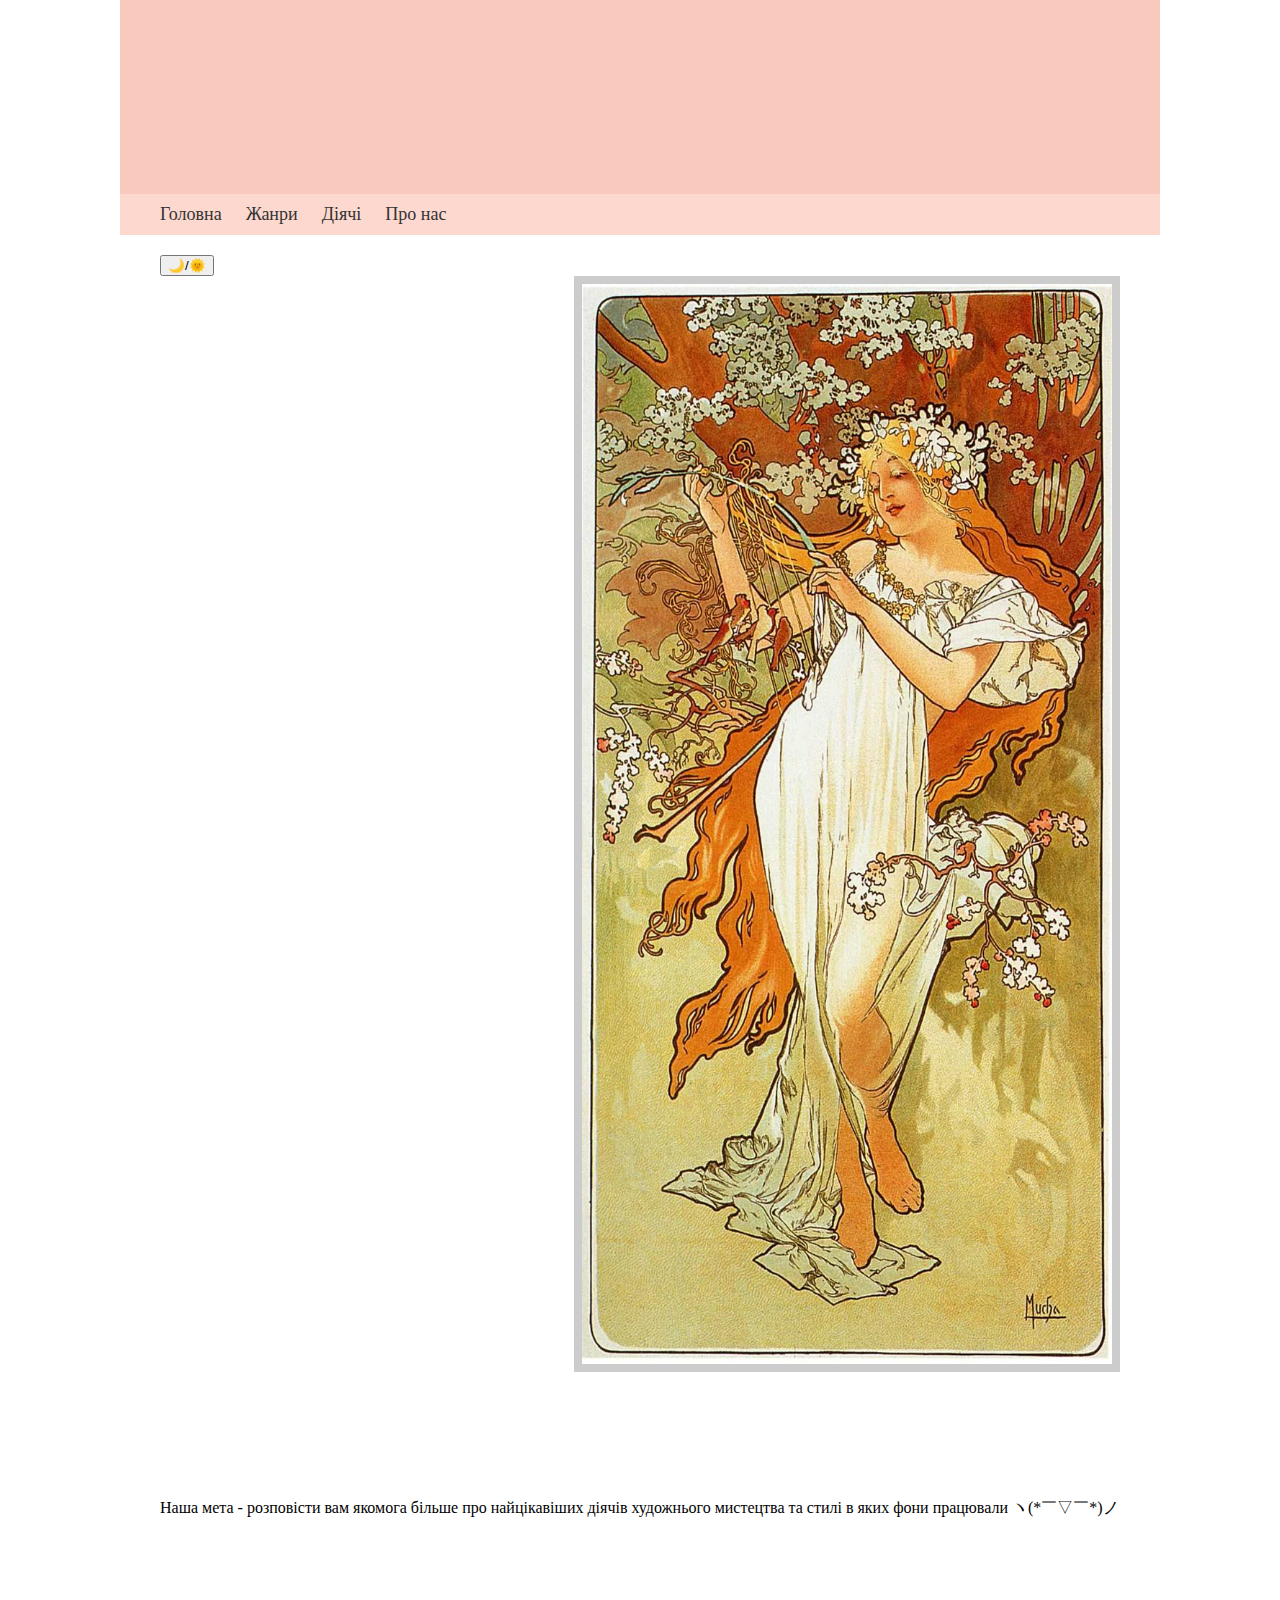
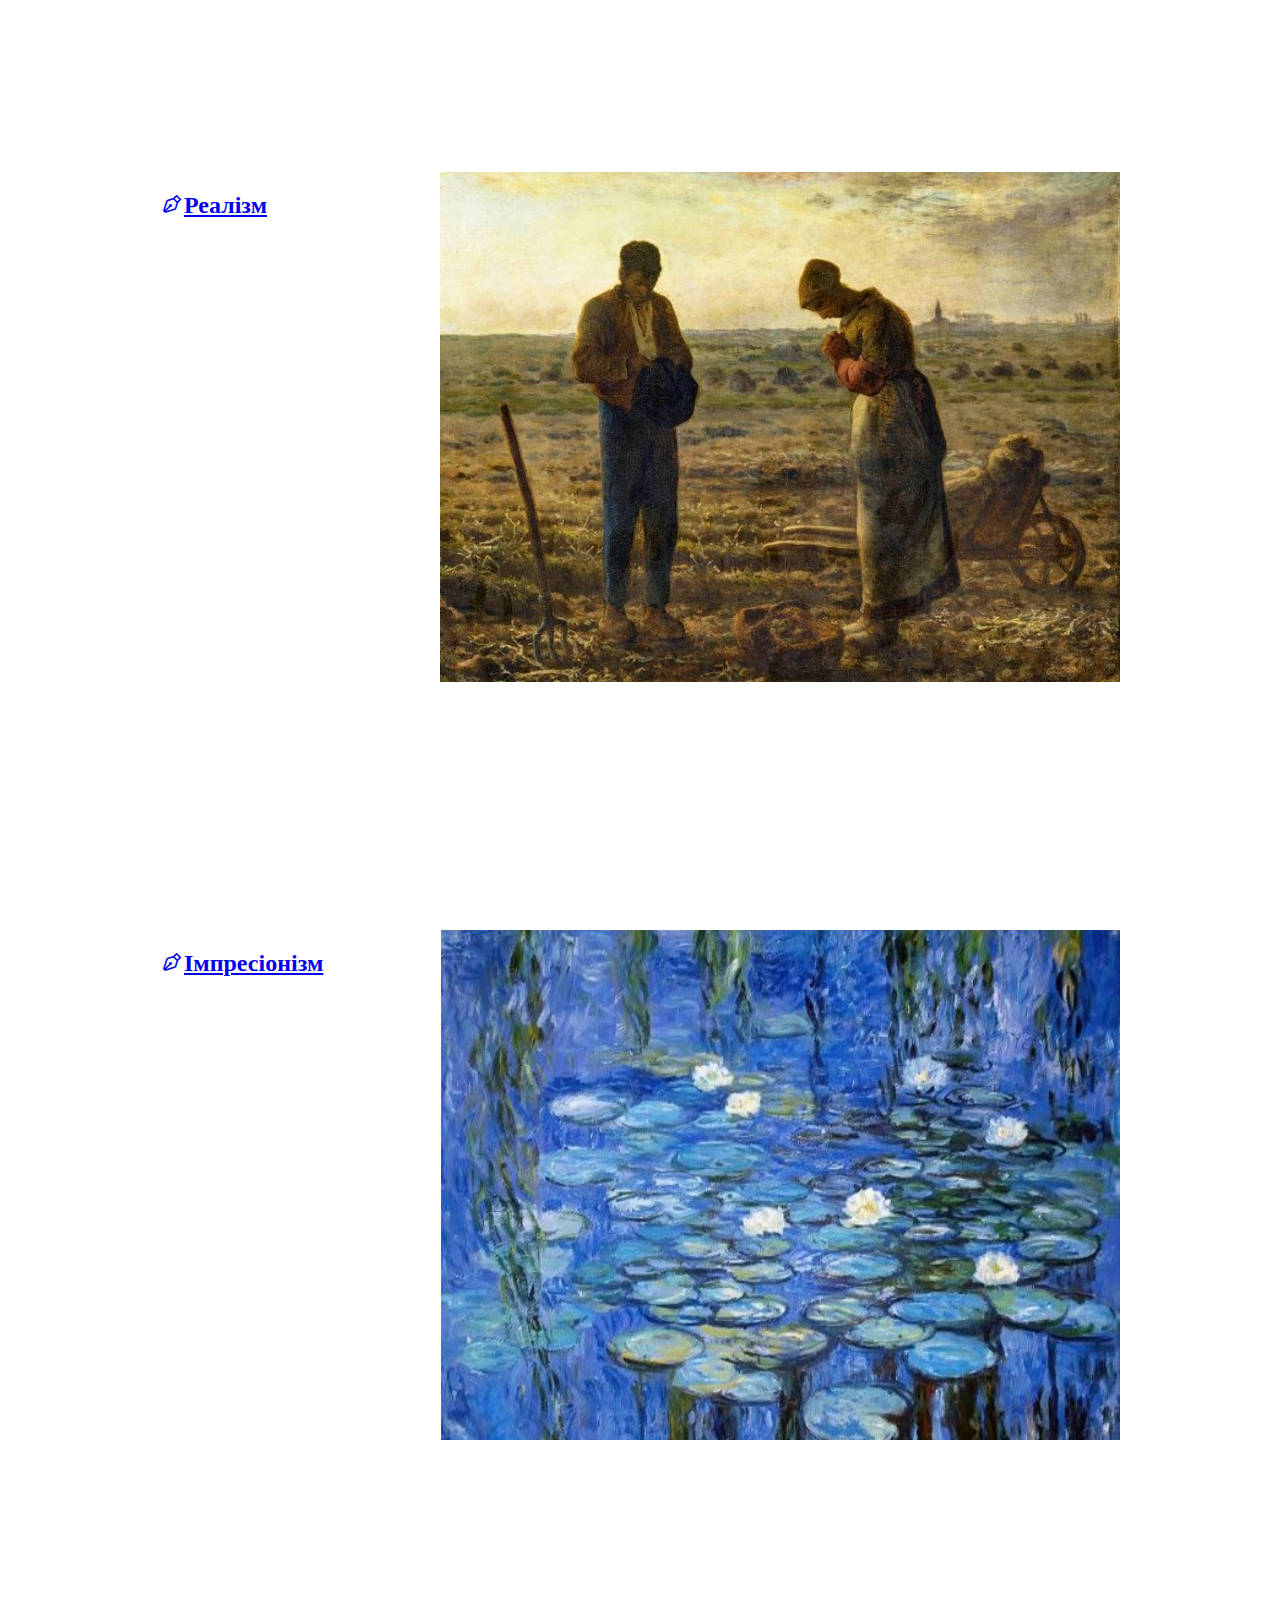
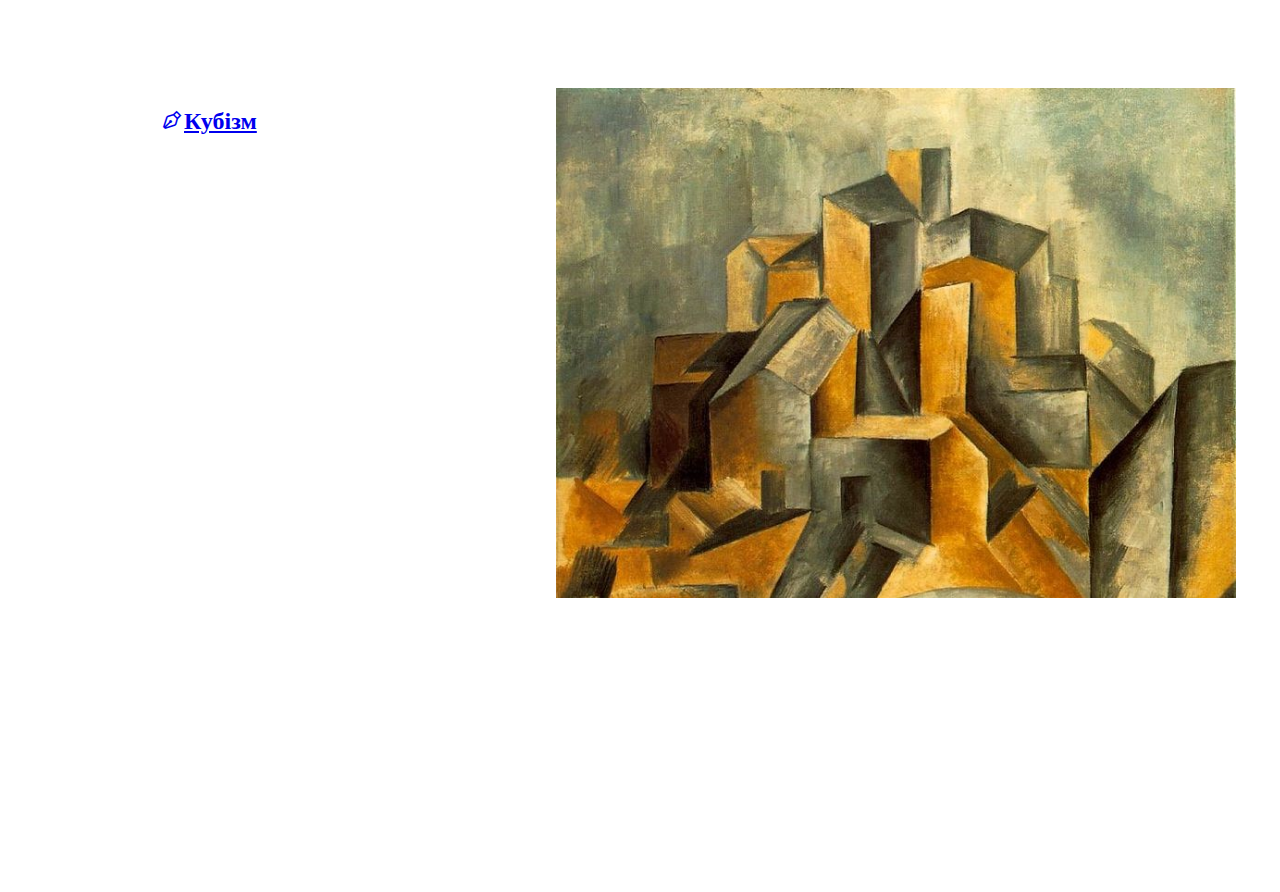
<file: index.html>
<!DOCTYPE html>
<html lang="uk">
<head>
  <meta name="viewport" content="width=device-width, initial-scale=1">
  <title>Стилі в мистецтві</title>
  <link rel="icon" href="img/favicon.png" type="image/png">
  <link rel="stylesheet" href="css/index_style.css">
  <link rel= "stylesheet" href= "line-awesome/1.3.0/css/line-awesome.css" >
</head>
<body>
  <header>
    <img src="img/Group 1.png" alt="Іконка сайту">
    <h1>Стилі в мистецтві</h1>
  </header>

  <nav>
    <a href="index.html">Головна</a>
	<a href="genre.html">Жанри</a>
	<a href="authors.html">Діячі</a>
	<a href="about.html">Про нас</a>
  </nav>
  <main>
	  <button onclick="toggleTheme()">🌙/🌞</button>
	<script>
		"use strict";
			function toggleTheme() {
	    		document.body.classList.toggle("dark");
				}
	</script>
    <div class="intro">
      <div class="intro-text">
        <h1>Ласкаво просимо на сайт про художні стилі!</h1>
        <p>
          Мистецтво розвивалося протягом століть, змінюючи форми, техніки та підходи.
          Від класичного реалізму до сучасного абстракціонізму — кожен стиль має свої особливості,
          історію та вплив на культуру. Дослідіть різноманіття художніх напрямів разом з нами!
        </p>
      </div>
      <div class="intro-img">
        <img src="img/Spring (Alphonse Mucha, 1896).jpg" alt="Spring (Alphonse Mucha, 1896)">
      </div>
	</div>
	<div class="center-block">
	  <div class="line"></div>              
	  <div class="block-text">Наша мета - розповісти вам якомога більше про найцікавіших діячів художнього мистецтва та стилі в яких фони працювали ヽ(*￣▽￣*)ノ</div>
	  <div class="line"></div>               
	</div>
    <ul class="list">
        <h1>Дізнайтеся про стилі в образотворчому мистецтві:</h1>
            <li>
		<div class="text">
		<a href="html/realizm.html"><h2><i class= "las la-pen-nib" ></i>Реалізм</h2></a>
		<p>Напрям в мистецтві, який в живопису виражається у відображенні дійсності без прикрас, гіперболізації та інших способів ідеалізації зображення</p>
                </div>
		<img src="img/El Ángelus (1859).jpg" alt="El Ángelus (1859)">
            </li>            
            <li>
		<div class="text">
		<a href="html/imressionizm.html"><h2><i class= "las la-pen-nib" ></i>Імпресіонізм</h2></a>
		<p>Мистецька течія у живописі, а також у літературі та музиці, яка виникла в 1860-х роках та остаточно сформувалася на початку XX століття у Франції.</p>
		</div>
            	<img src="img/Monet Water Lilies.jpg" alt="Monet Water Lilies">
            </li>
            <li>
		<div class="text">
		<a href="html/kubizm.html"><h2><i class= "las la-pen-nib" ></i>Кубізм</h2></a>
		<p>Авангардистська течія у західноєвропейському (французькому) малярстві. Один із найвпливовіших художніх напрямів XX століття, який здійснив справжню революцію у світі мистецтва.</p>
		</div>
		<img src="img/Picasso,  Reservoir a horta de ebro, 1909 Cubisme Cézanien.jpg" alt="Picasso,  Reservoir a horta de ebro, 1909 Cubisme Cézanien">
            </li>
        
    </ul>

  </main>
</body>
</html>
</file>
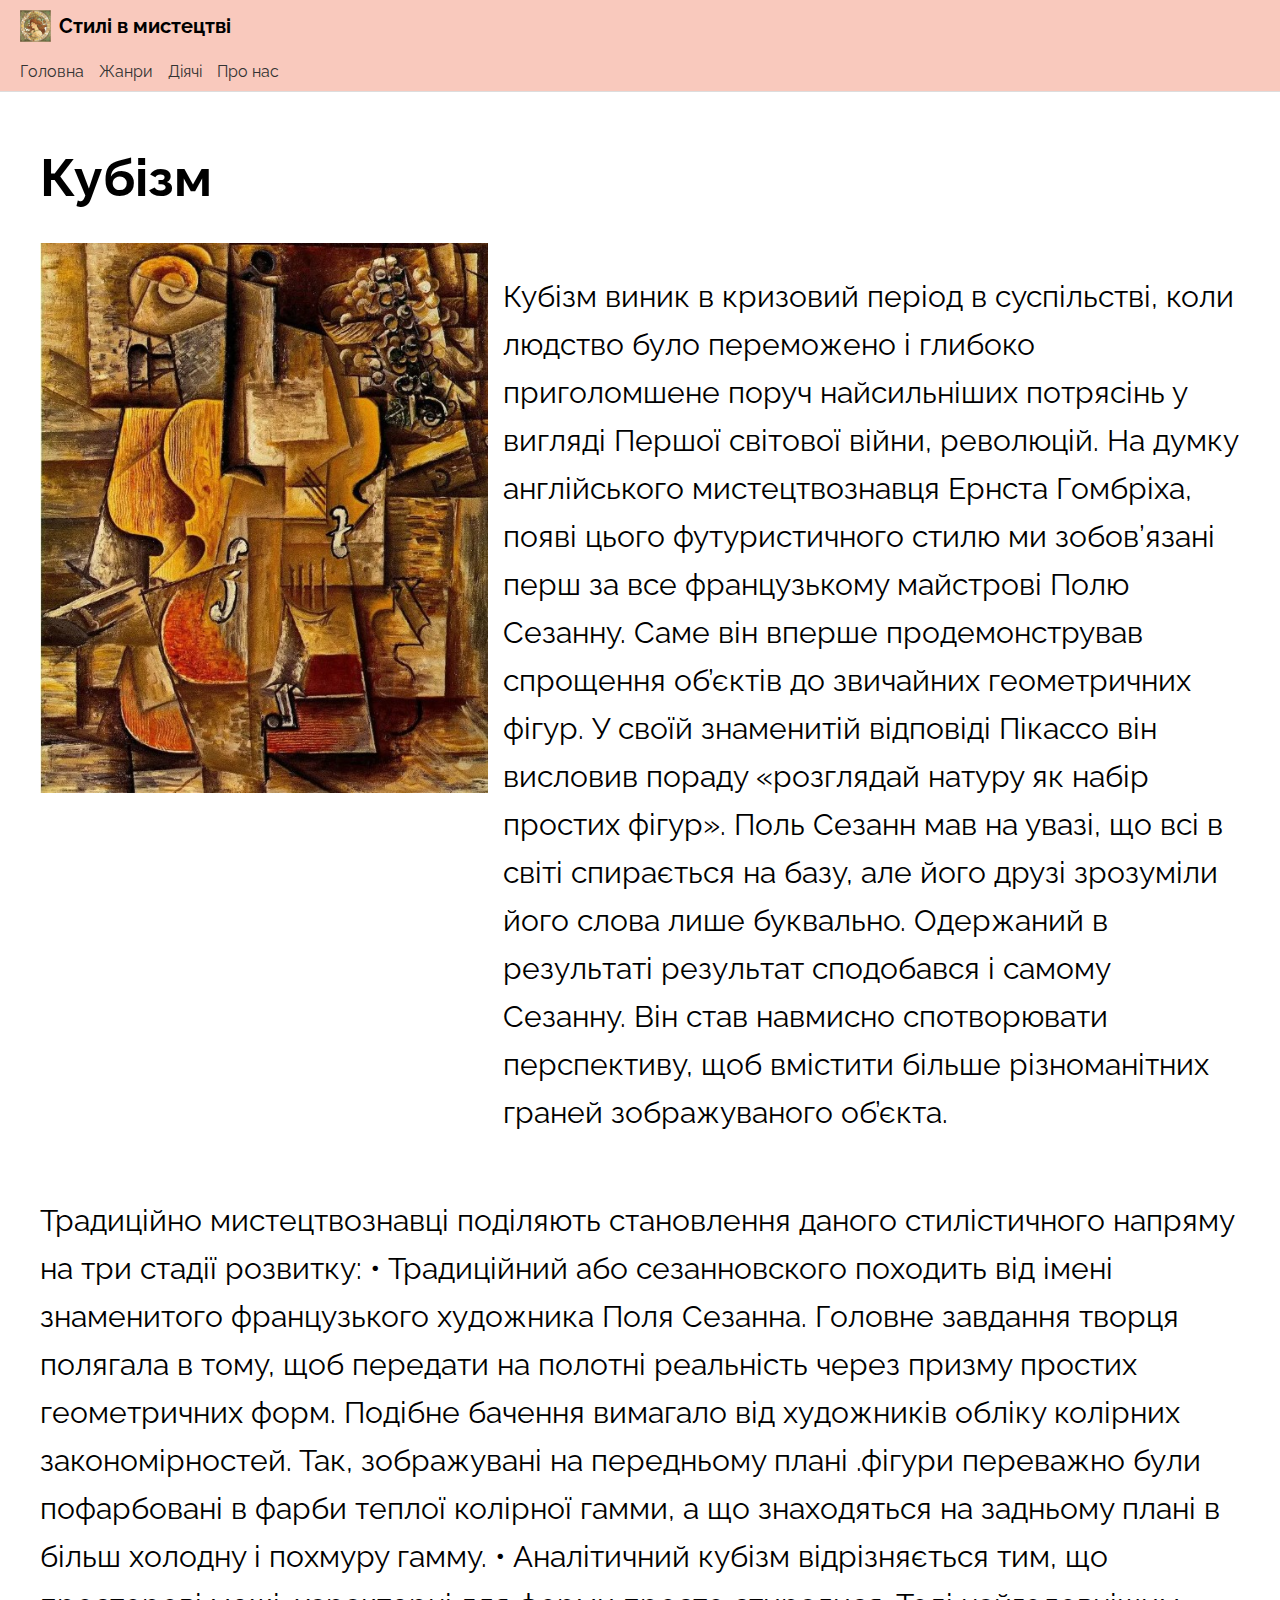
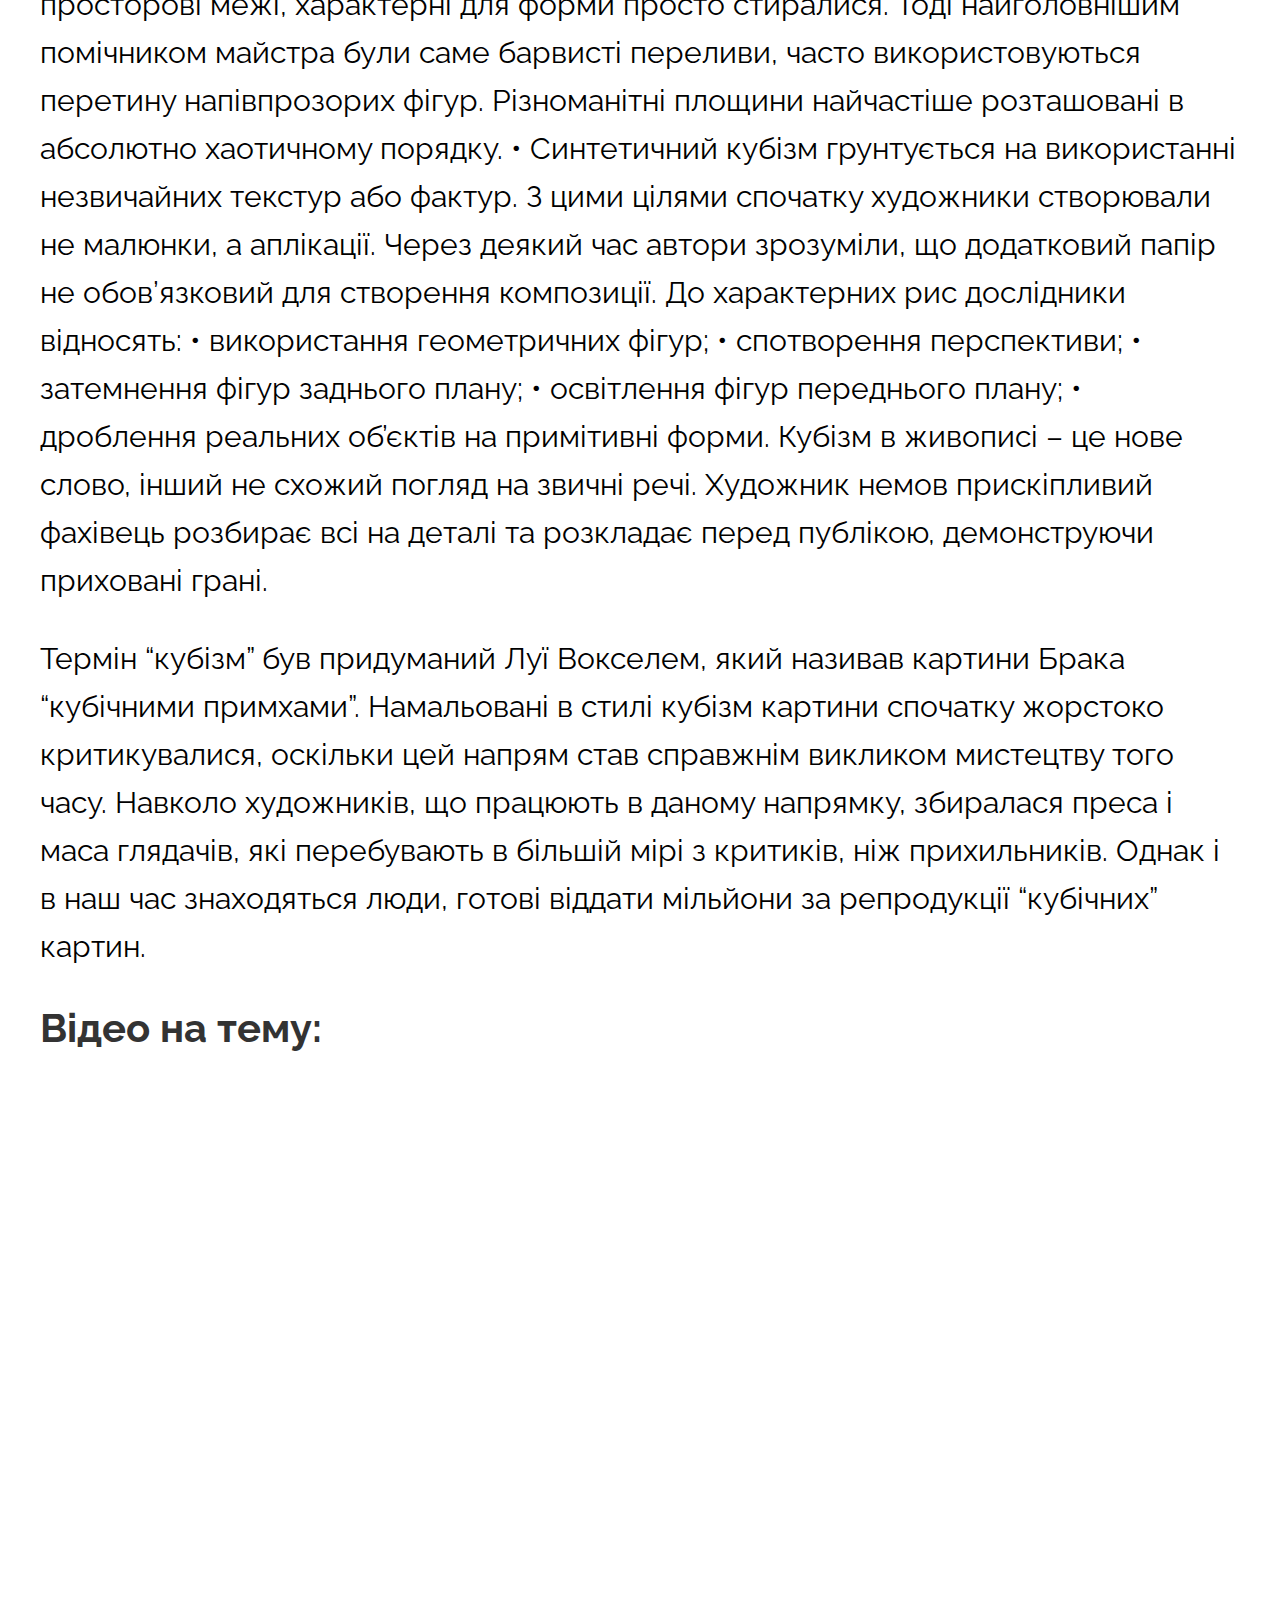
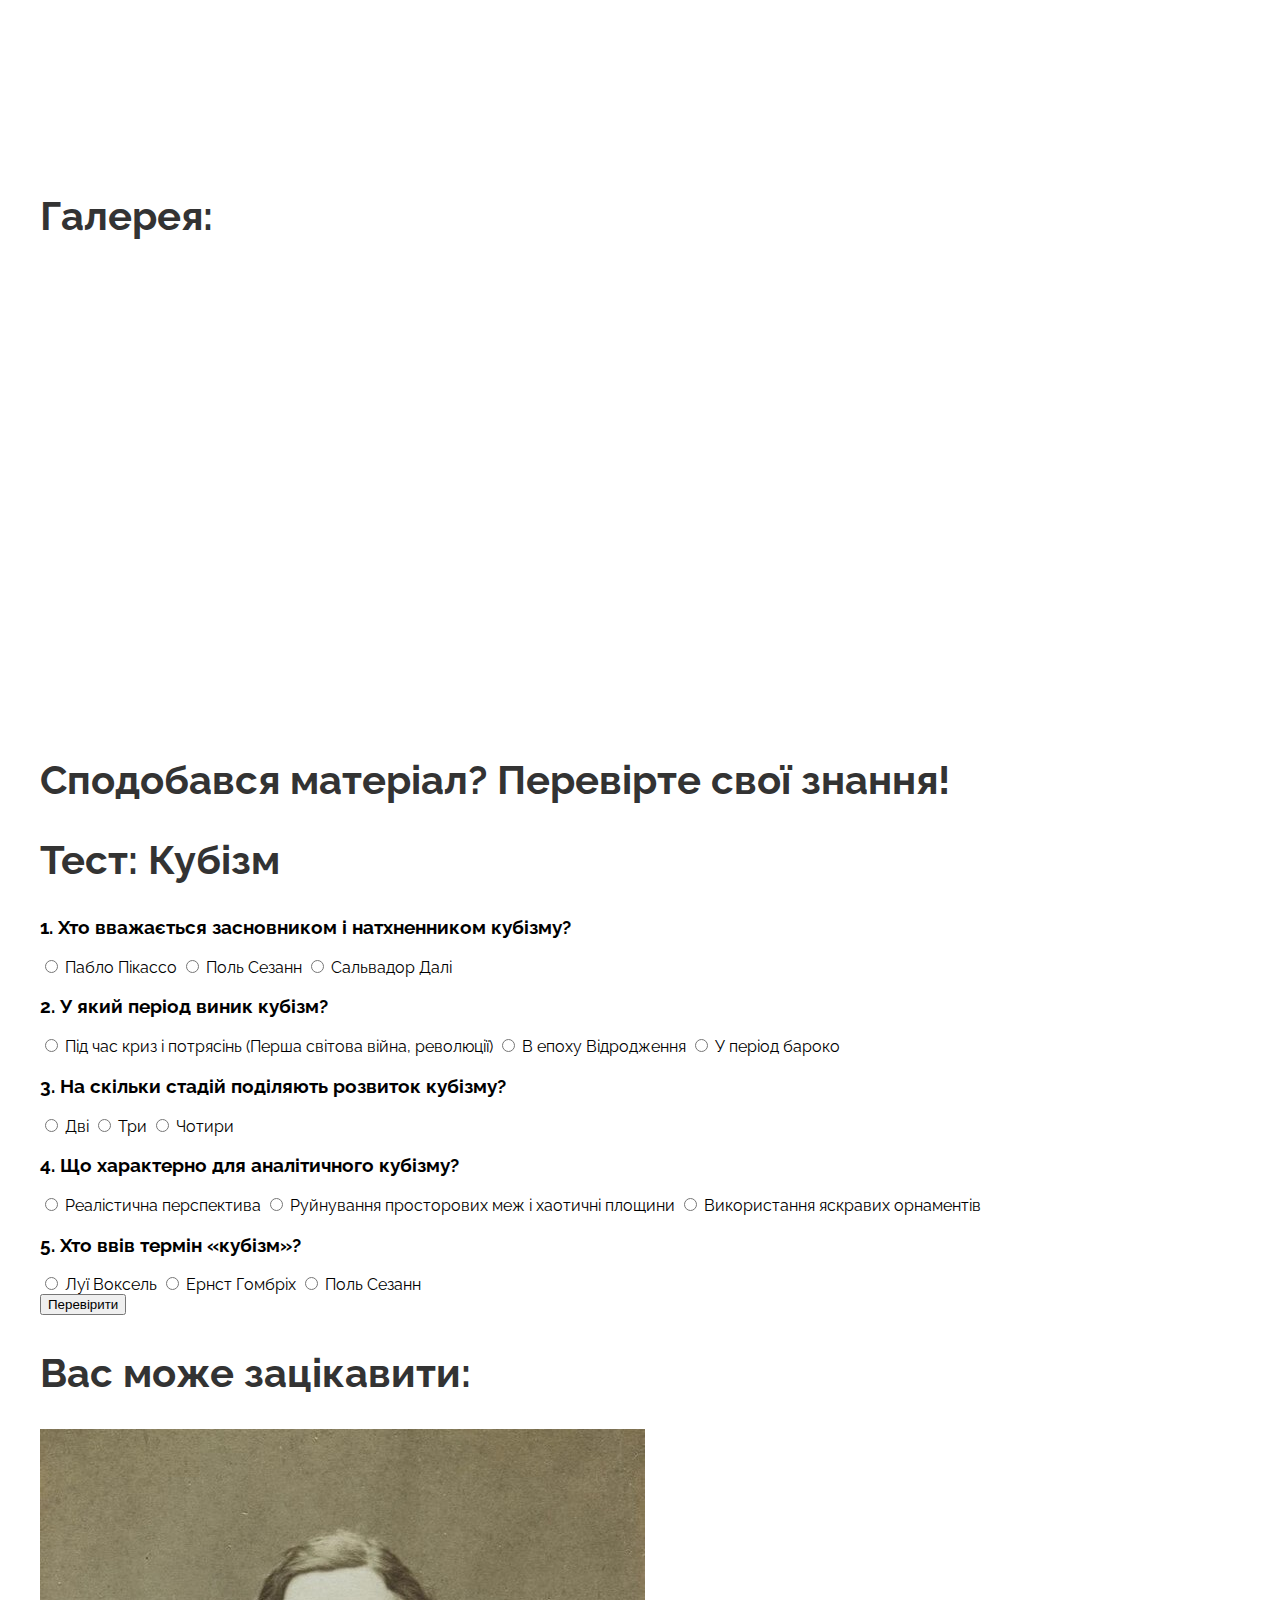
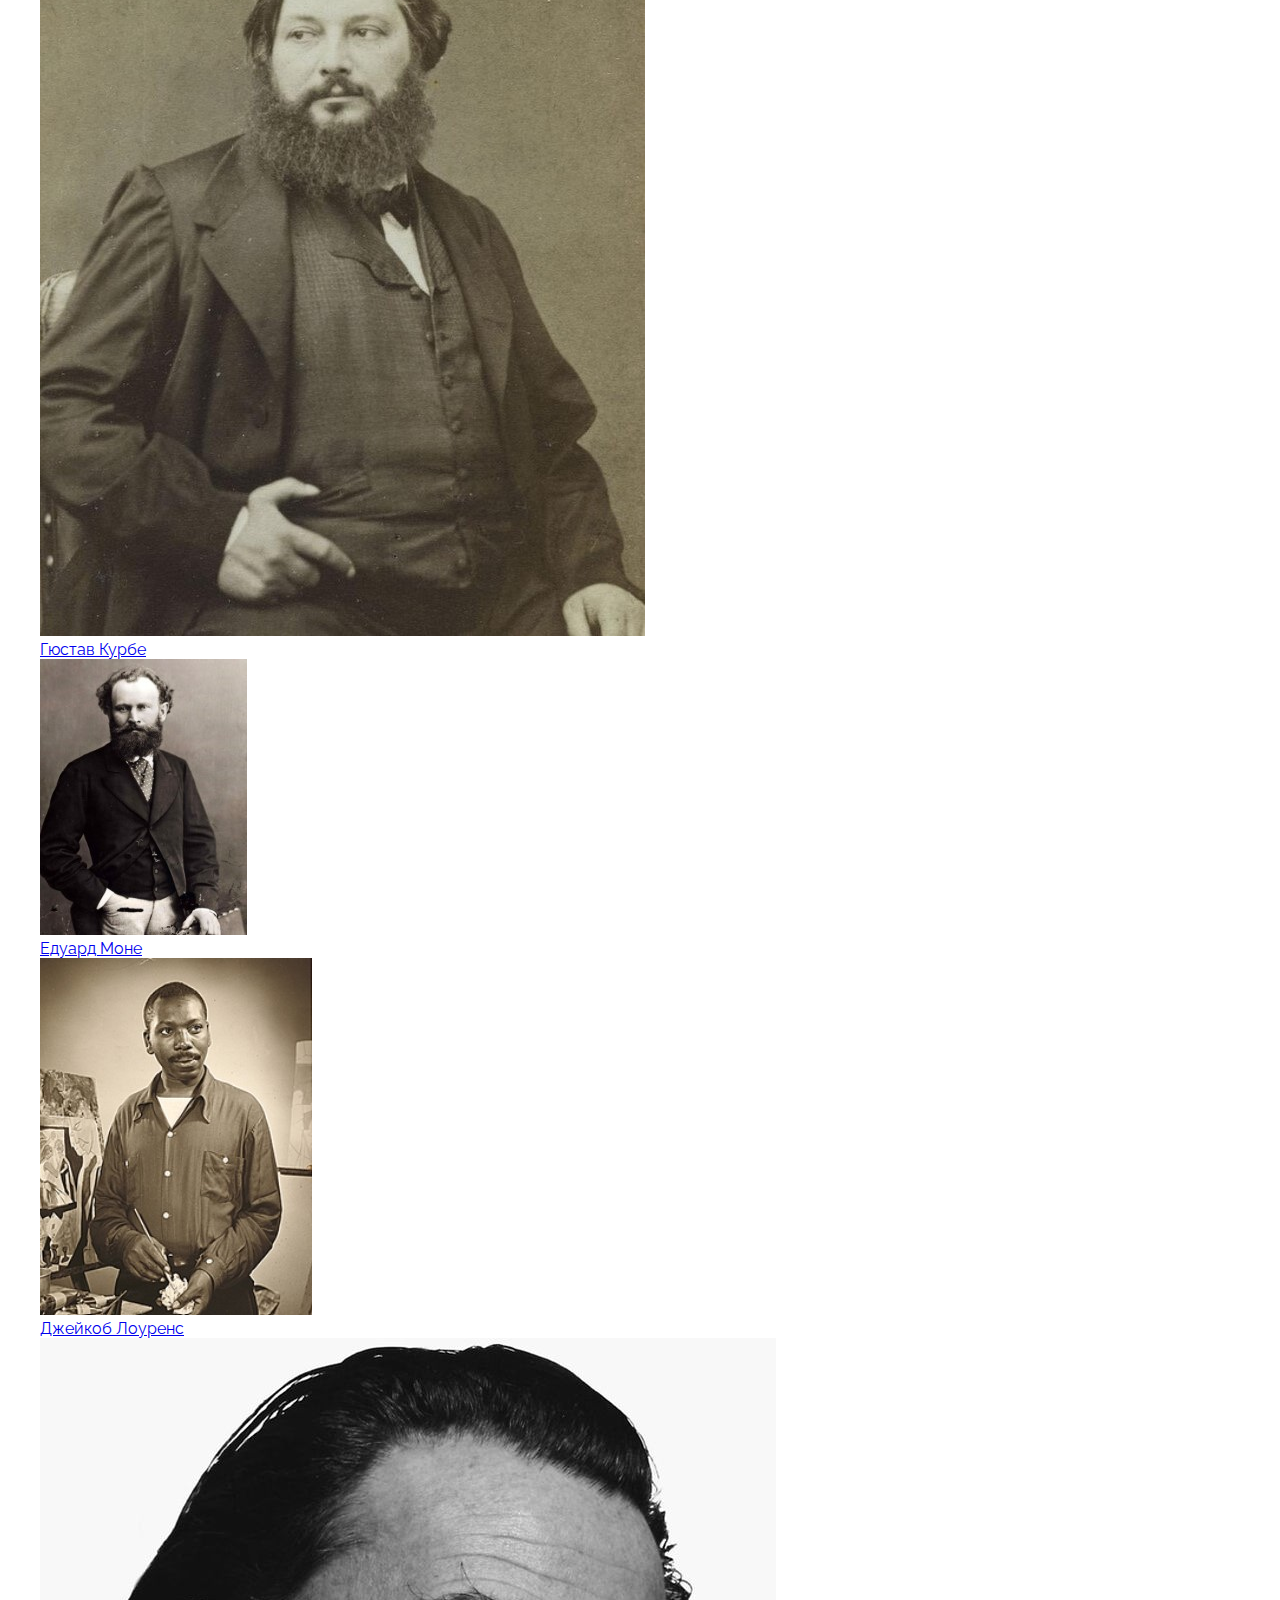
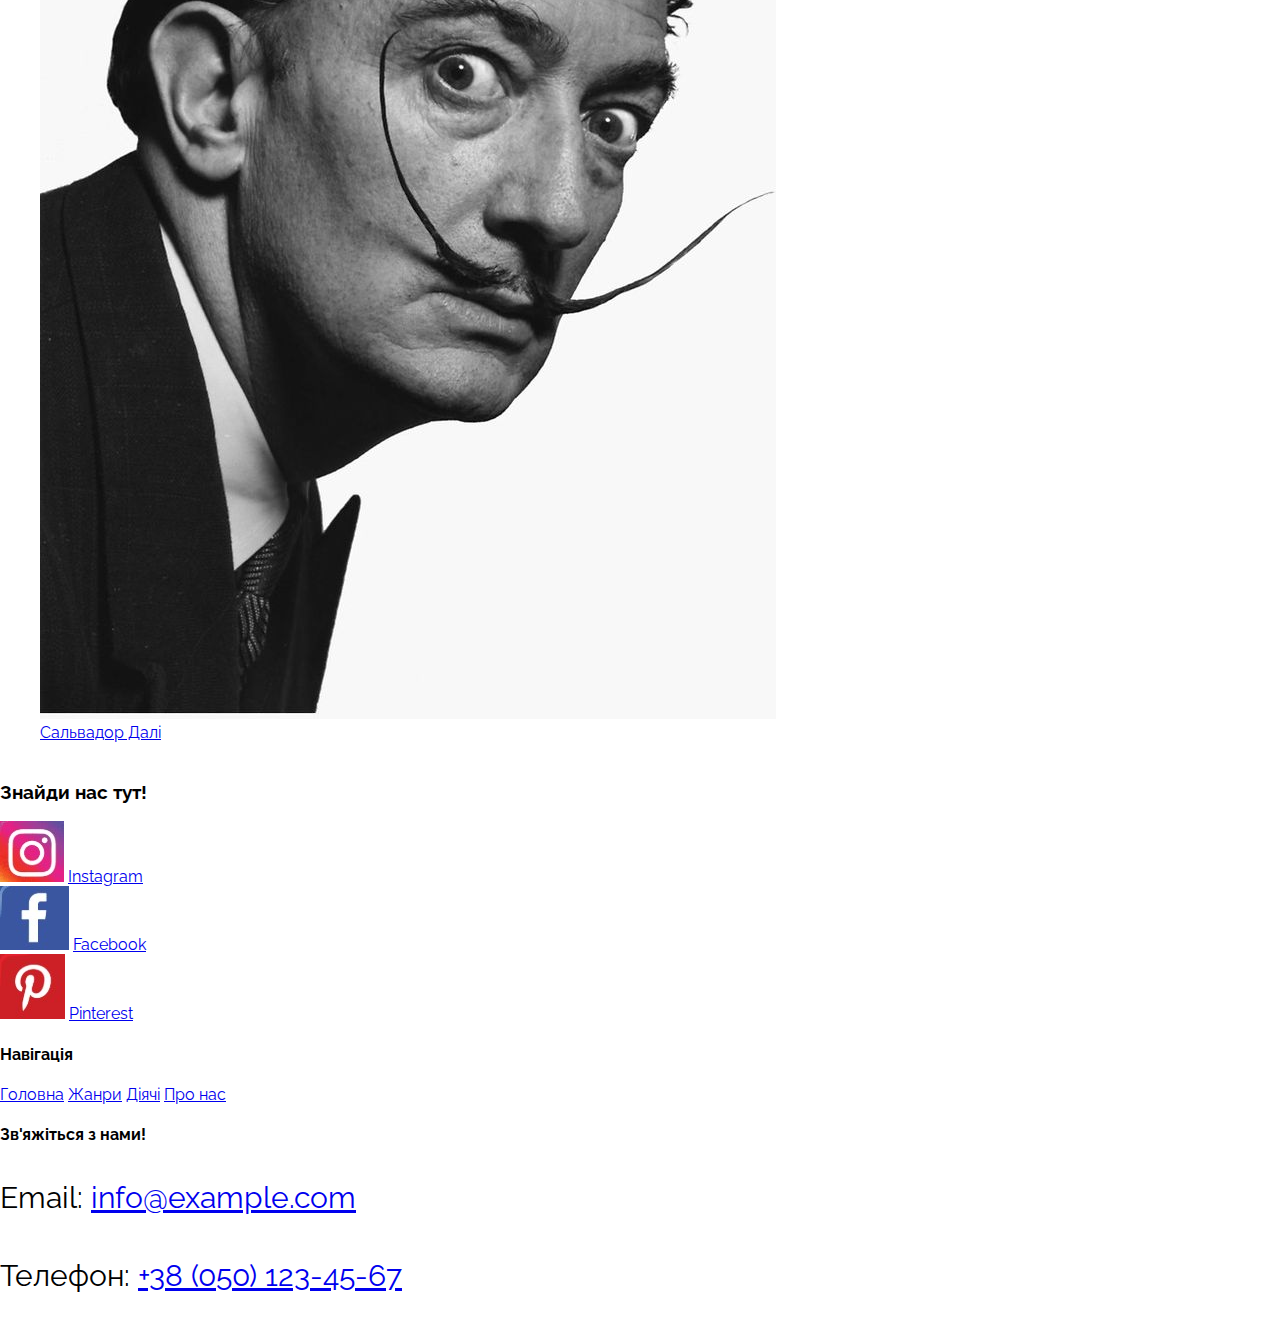
<file: kubizm.html>
<!DOCTYPE html>
<html lang="uk">
<head>
  <meta charset="UTF-8">
  <meta name="viewport" content="width=device-width, initial-scale=1">
  <title>Кубізм</title>
 <link rel="stylesheet" href="css/generes_style.css">
	
  <link rel="icon" href="img/favicon.png" type="image/png">
</head>
<body>
  <header>
    <a href="index.html" class="logo-link">
      <img src="img/Group 1.png" alt="Іконка сайту">
      <h1>Стилі в мистецтві</h1>
    </a>
  </header>

  <nav>
    <a href="index.html">Головна</a>
	<a href="genre.html">Жанри</a>
	<a href="authors.html">Діячі</a>
	<a href="about.html">Про нас</a>
  </nav>

  <main>
    <section>
	<h1>Кубізм</h1>
	<div class="media">
  <img src="img/kubizm2.jpg" alt="kubizm">
  <p>
	 Кубізм виник в кризовий період в суспільстві, коли людство було переможено і глибоко приголомшене поруч найсильніших потрясінь у вигляді Першої світової війни, революцій. На думку англійського мистецтвознавця Ернста Гомбріха, появі цього футуристичного стилю ми зобов’язані перш за все французькому майстрові Полю Сезанну. Саме він вперше продемонстрував спрощення об’єктів до звичайних геометричних фігур. У своїй знаменитій відповіді Пікассо він висловив пораду «розглядай натуру як набір простих фігур». Поль Сезанн мав на увазі, що всі в світі спирається на базу, але його друзі зрозуміли його слова лише буквально. Одержаний в результаті результат сподобався і самому Сезанну. Він став навмисно спотворювати перспективу, щоб вмістити більше різноманітних граней зображуваного об’єкта.
  
</p>
</div>
    </section>
<p>
  Традиційно мистецтвознавці поділяють становлення даного стилістичного напряму на три стадії розвитку:

• Традиційний або сезанновского походить від імені знаменитого французького художника Поля Сезанна. Головне завдання творця полягала в тому, щоб передати на полотні реальність через призму простих геометричних форм. Подібне бачення вимагало від художників обліку колірних закономірностей. Так, зображувані на передньому плані .фігури переважно були пофарбовані в фарби теплої колірної гамми, а що знаходяться на задньому плані в більш холодну і похмуру гамму.
• Аналітичний кубізм відрізняється тим, що просторові межі, характерні для форми просто стиралися. Тоді найголовнішим помічником майстра були саме барвисті переливи, часто використовуються перетину напівпрозорих фігур. Різноманітні площини найчастіше розташовані в абсолютно хаотичному порядку.
• Синтетичний кубізм грунтується на використанні незвичайних текстур або фактур. З цими цілями спочатку художники створювали не малюнки, а аплікації. Через деякий час автори зрозуміли, що додатковий папір не обов’язковий для створення композиції.
До характерних рис дослідники відносять:

• використання геометричних фігур;
• спотворення перспективи;
• затемнення фігур заднього плану;
• освітлення фігур переднього плану;
• дроблення реальних об’єктів на примітивні форми.
Кубізм в живописі – це нове слово, інший не схожий погляд на звичні речі. Художник немов прискіпливий фахівець розбирає всі на деталі та розкладає перед публікою, демонструючи приховані грані.
</p>
<p>
  Термін “кубізм” був придуманий Луї Вокселем, який називав картини Брака “кубічними примхами”. Намальовані в стилі кубізм картини спочатку жорстоко критикувалися, оскільки цей напрям став справжнім викликом мистецтву того часу. Навколо художників, що працюють в даному напрямку, збиралася преса і маса глядачів, які перебувають в більшій мірі з критиків, ніж прихильників. Однак і в наш час знаходяться люди, готові віддати мільйони за репродукції “кубічних” картин.
	</p>
    <section>
      <h2>Відео на тему:</h2>
     <div class="video-wrapper">
  <iframe width="560" height="315" src="https://www.youtube.com/embed/XbHY0s3Q9vM?si=qmaAjLB5LfLPN-96" title="YouTube video player" frameborder="0" allow="accelerometer; autoplay; clipboard-write; encrypted-media; gyroscope; picture-in-picture; web-share" referrerpolicy="strict-origin-when-cross-origin" allowfullscreen></iframe>
</div>
    </section>
  
<section>
      <h2><i class= "las la-map-marked-alt" ></i> Галерея:</h2>
<div class="map">
  <iframe src="https://www.google.com/maps/embed?pb=!1m18!1m12!1m3!1d2573.288845858261!2d24.022998576399793!3d49.83702997148152!2m3!1f0!2f0!3f0!3m2!1i1024!2i768!4f13.1!3m3!1m2!1s0x473add6fc106e0b1%3A0xb65653855455046![base64]!5e0!3m2!1suk!2sua!4v1763549817470!5m2!1suk!2sua" width="600" height="450" style="border:0;" allowfullscreen="" loading="lazy" referrerpolicy="no-referrer-when-downgrade"></iframe>
</div>        
</section>
<h2> Сподобався матеріал? Перевірте свої знання!</h2>
    <div class="test">
  <h2>Тест: Кубізм</h2>

  <form id="quiz">

    <!-- 1 -->
    <div class="question">
      <h3>1. Хто вважається засновником і натхненником кубізму?</h3>
      <label><input type="radio" name="q1" value="0"> Пабло Пікассо</label>
      <label><input type="radio" name="q1" value="1"> Поль Сезанн</label>
      <label><input type="radio" name="q1" value="0"> Сальвадор Далі</label>
    </div>

    <!-- 2 -->
    <div class="question">
      <h3>2. У який період виник кубізм?</h3>
      <label><input type="radio" name="q2" value="1"> Під час криз і потрясінь (Перша світова війна, революції)</label>
      <label><input type="radio" name="q2" value="0"> В епоху Відродження</label>
      <label><input type="radio" name="q2" value="0"> У період бароко</label>
    </div>

    <!-- 3 -->
    <div class="question">
      <h3>3. На скільки стадій поділяють розвиток кубізму?</h3>
      <label><input type="radio" name="q3" value="0"> Дві</label>
      <label><input type="radio" name="q3" value="1"> Три</label>
      <label><input type="radio" name="q3" value="0"> Чотири</label>
    </div>

    <!-- 4 -->
    <div class="question">
      <h3>4. Що характерно для аналітичного кубізму?</h3>
      <label><input type="radio" name="q4" value="0"> Реалістична перспектива</label>
      <label><input type="radio" name="q4" value="1"> Руйнування просторових меж і хаотичні площини</label>
      <label><input type="radio" name="q4" value="0"> Використання яскравих орнаментів</label>
    </div>

    <!-- 5 -->
    <div class="question">
      <h3>5. Хто ввів термін «кубізм»?</h3>
      <label><input type="radio" name="q5" value="1"> Луї Воксель</label>
      <label><input type="radio" name="q5" value="0"> Ернст Гомбріх</label>
      <label><input type="radio" name="q5" value="0"> Поль Сезанн</label>
    </div>

    <button type="button" onclick="checkAnswers()">Перевірити</button>

    <div class="result" id="result"></div>

  </form>
</div>
<script>
function checkAnswers() {
  const quiz = document.getElementById("quiz");
  let score = 0;
  const total = 5;

  for (let i = 1; i <= total; i++) {
    const answers = quiz["q" + i];
    for (let answer of answers) {
      if (answer.checked) {
        if (answer.value === "1") {
          score++;
          answer.parentElement.classList.add("correct");
        } else {
          answer.parentElement.classList.add("incorrect");
        }
      }
    }
  }

  document.getElementById("result").innerText =
    `Ваш результат: ${score} з ${total}`;
}
</script>
<h2>Вас може зацікавити: </h2>
<div class="gallery">

  <div class="tile">
    <img src="img/Gustav_Kurbe.jpg" alt="Gustav_Kurbe">
    <div class="caption"><a href="Gustav_Kurbe.html">Гюстав Курбе</a></div>
  </div>

  <div class="tile">
    <img src="img/Eduard_Mone.jpg" alt="Eduard_Mone">
    <div class="caption"><a href="Eduard_Mane.html">Едуард Моне</a></div>
  </div>

  <div class="tile">
    <img src="img/Jackob_Lourens.jpg" alt="Jackob_Lourens">
    <div class="caption"><a href="Jackob_Lourens.html">Джейкоб Лоуренс</a></div>
  </div>

  <div class="tile">
    <img src="img/Salvador_Dali.jpg" alt="Salvador_Dali">
    <div class="caption"><a href="Salvador_Dali.html">Сальвадор Далі</a></div>
  </div>

</div>
</main>
</body>
<!-- Футер -->
	<footer class="site-footer">
	  <div class="footer-container">
	
	    <!-- 1 колонка -->
	    <div class="footer-col footer-main">
	      <h3>Знайди нас тут!</h3>
	
	      <div class="social-list">
	        <div class="social-item">
	          <img src="img/instagram.jpg" alt="Instagram">
	          <a href="https://www.instagram.com/" target="_blank">Instagram</a>
	        </div>
	
	        <div class="social-item">
	          <img src="img/facebook.jpg" alt="Facebook">
	          <a href="https://www.facebook.com/" target="_blank">Facebook</a>
	        </div>
	
	        <div class="social-item">
	          <img src="img/pinterest.jpg" alt="Pinterest">
	          <a href="https://www.pinterest.com/" target="_blank">Pinterest</a>
	        </div>
	      </div>
	    </div>
	
	    <!-- 2 колонка -->
	    <div class="footer-col footer-nav">
	      <h4>Навігація</h4>
	      <a href="index.html">Головна</a>
	      <a href="genres.html">Жанри</a>
	      <a href="authors.html">Діячі</a>
	      <a href="about.html">Про нас</a>
	    </div>
	
	    <!-- 3 колонка -->
	    <div class="footer-col footer-contact">
	      <h4>Зв'яжіться з нами!</h4>
	      <p>Email: <a href="mailto:info@example.com">info@example.com</a></p>
	      <p>Телефон: <a href="tel:+380501234567">+38 (050) 123-45-67</a></p>
	    </div>

  	</div>
</footer>
</html>
</file>
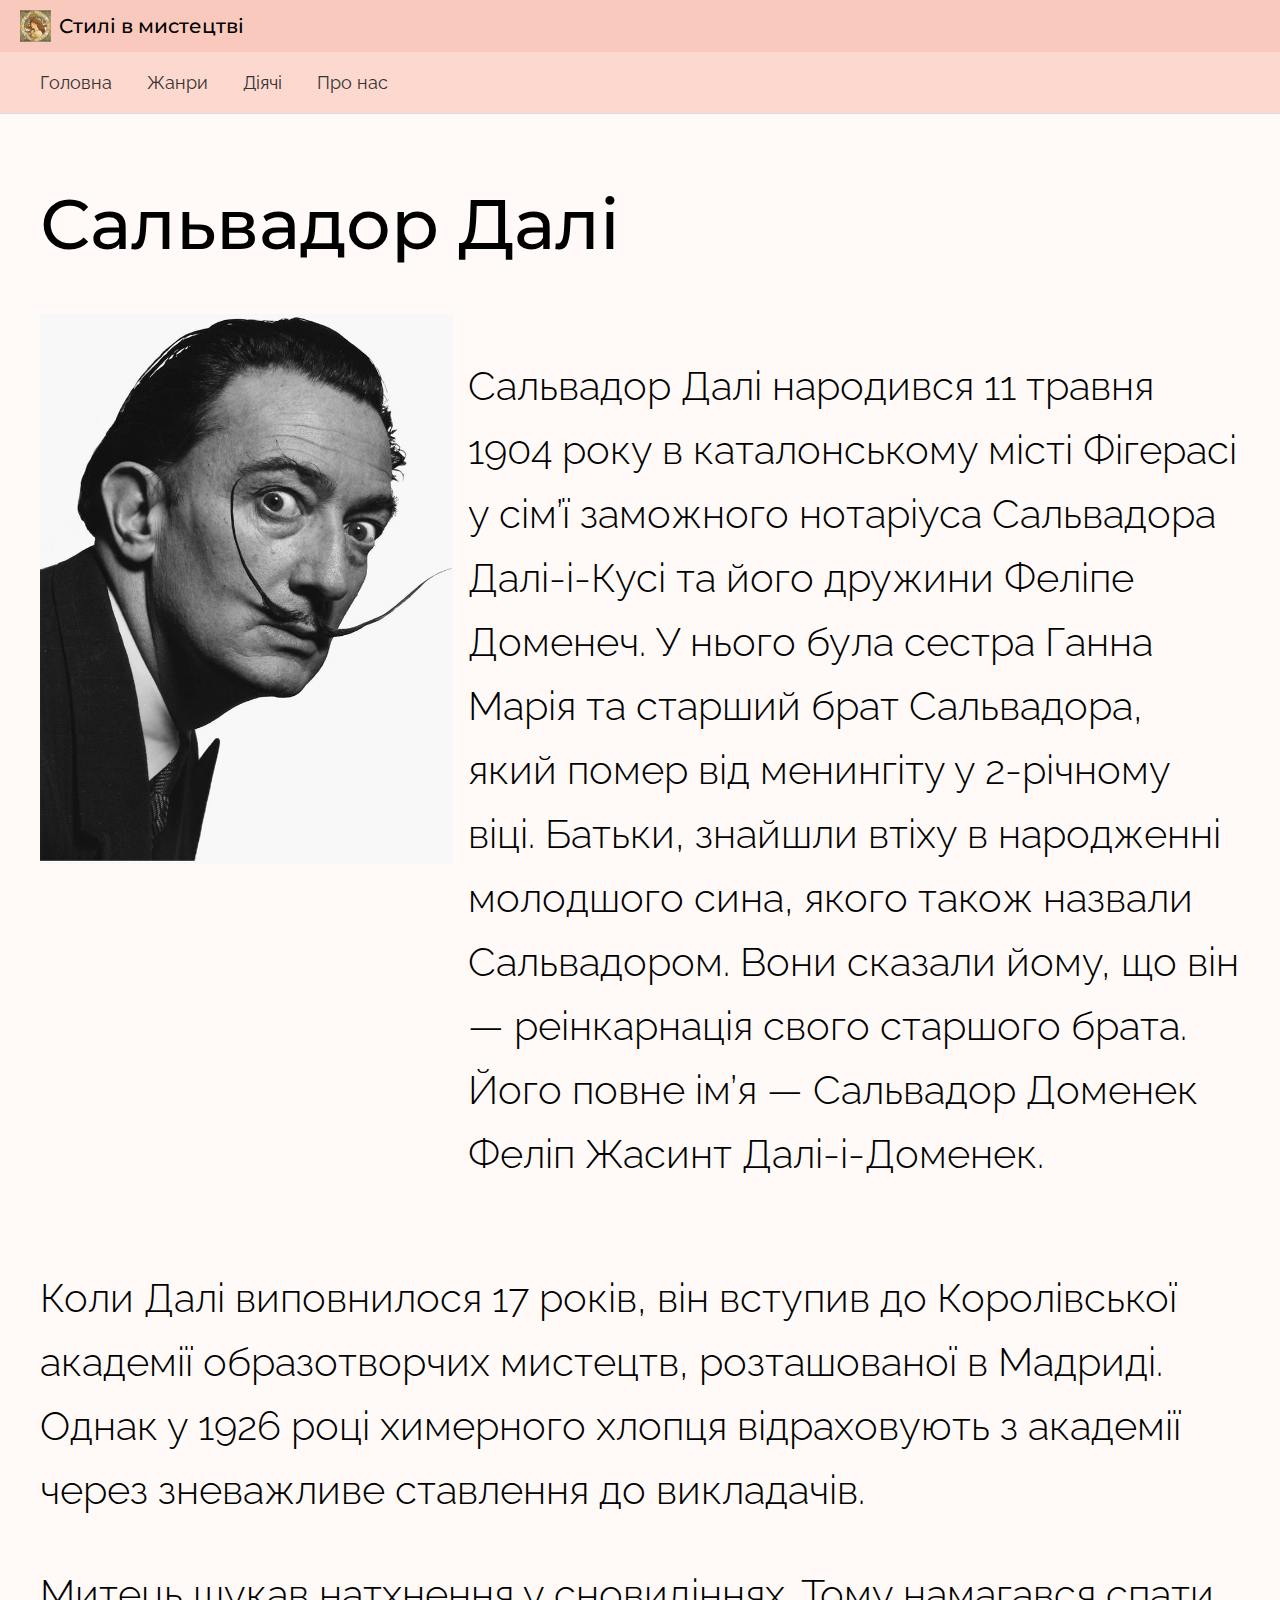
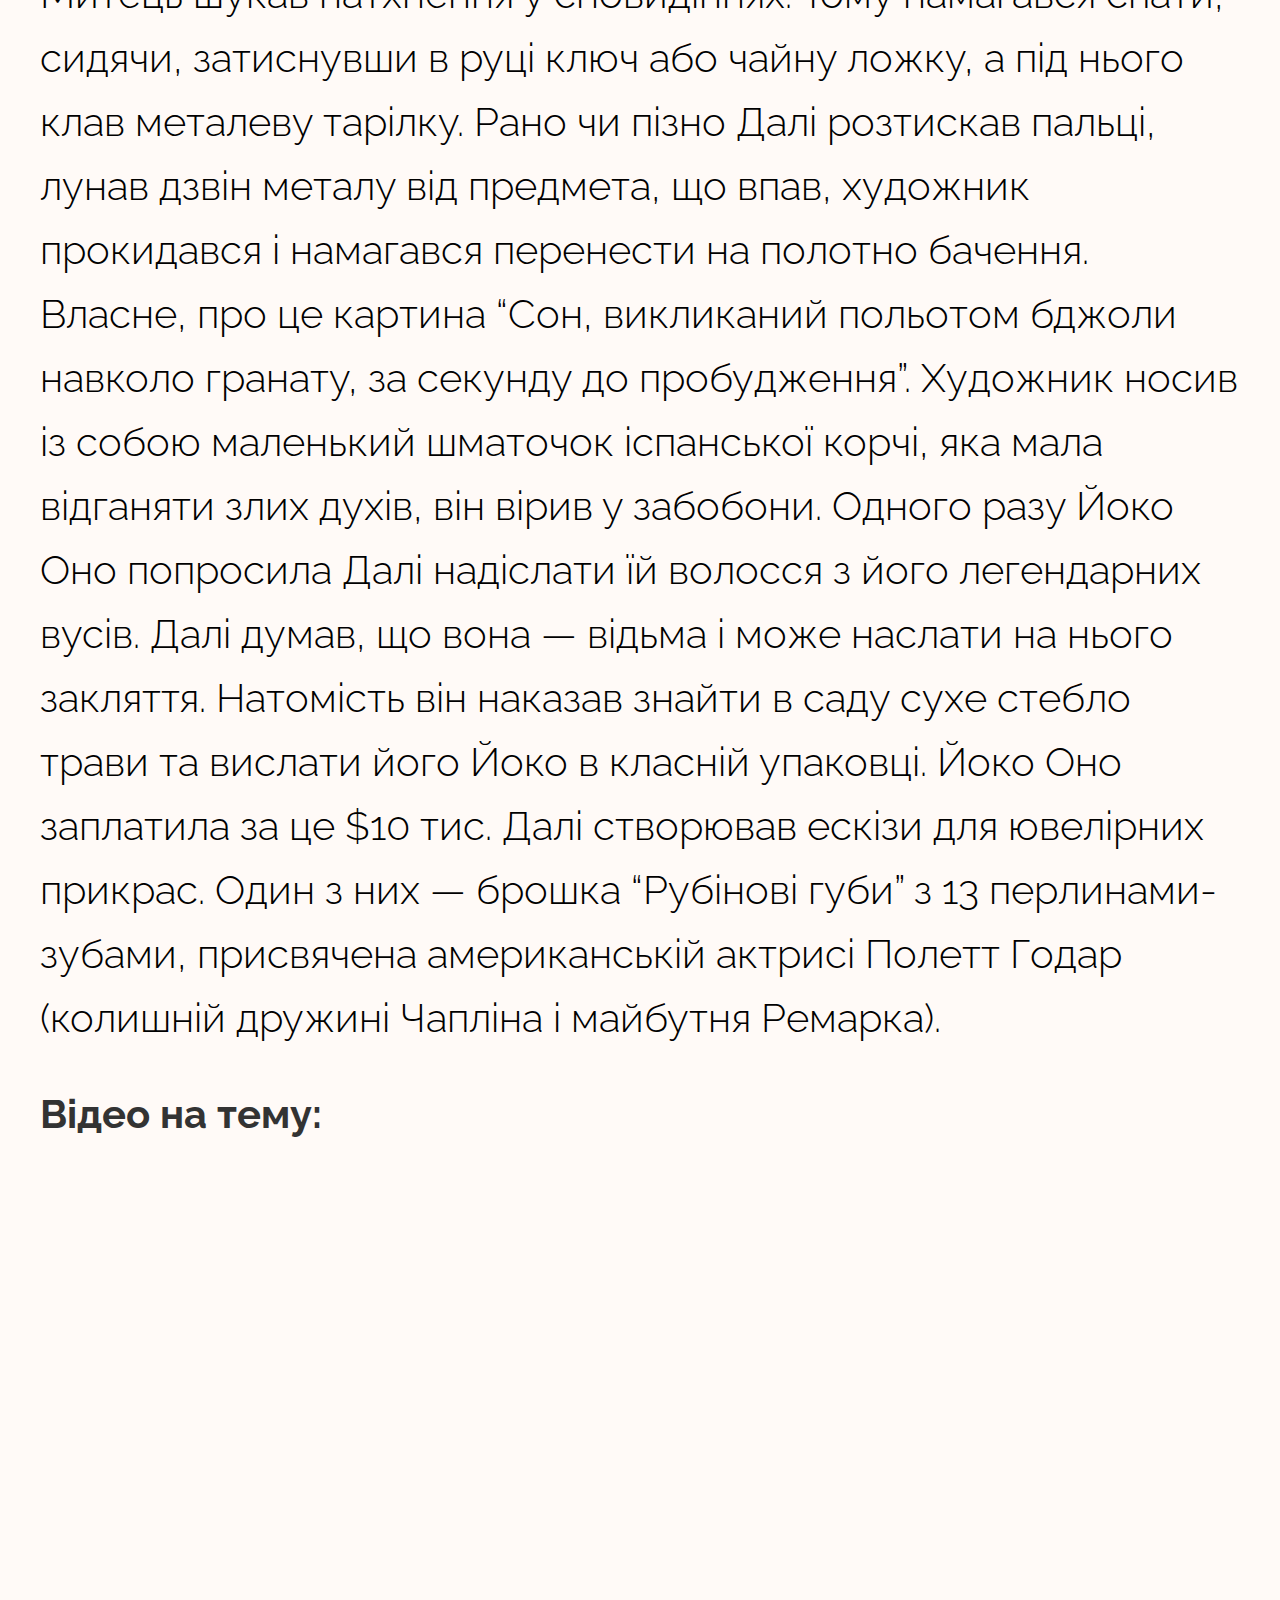
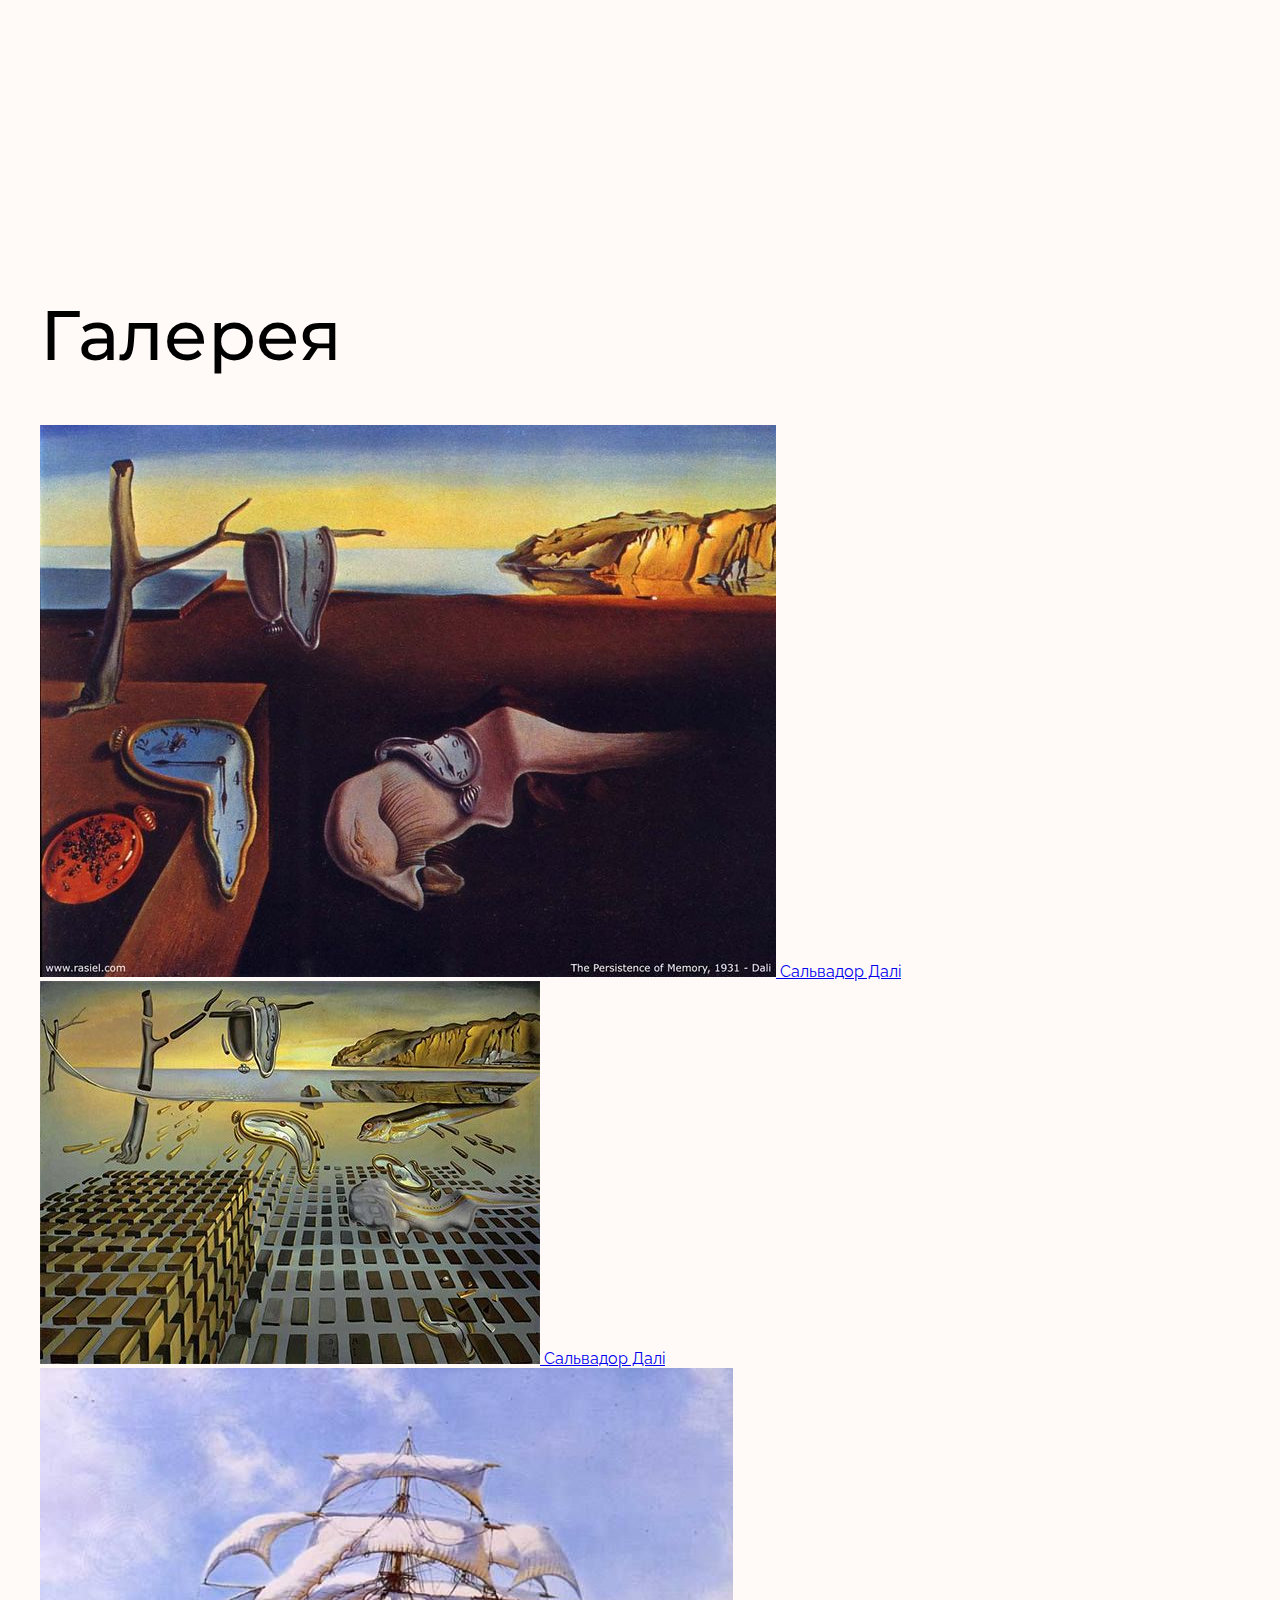
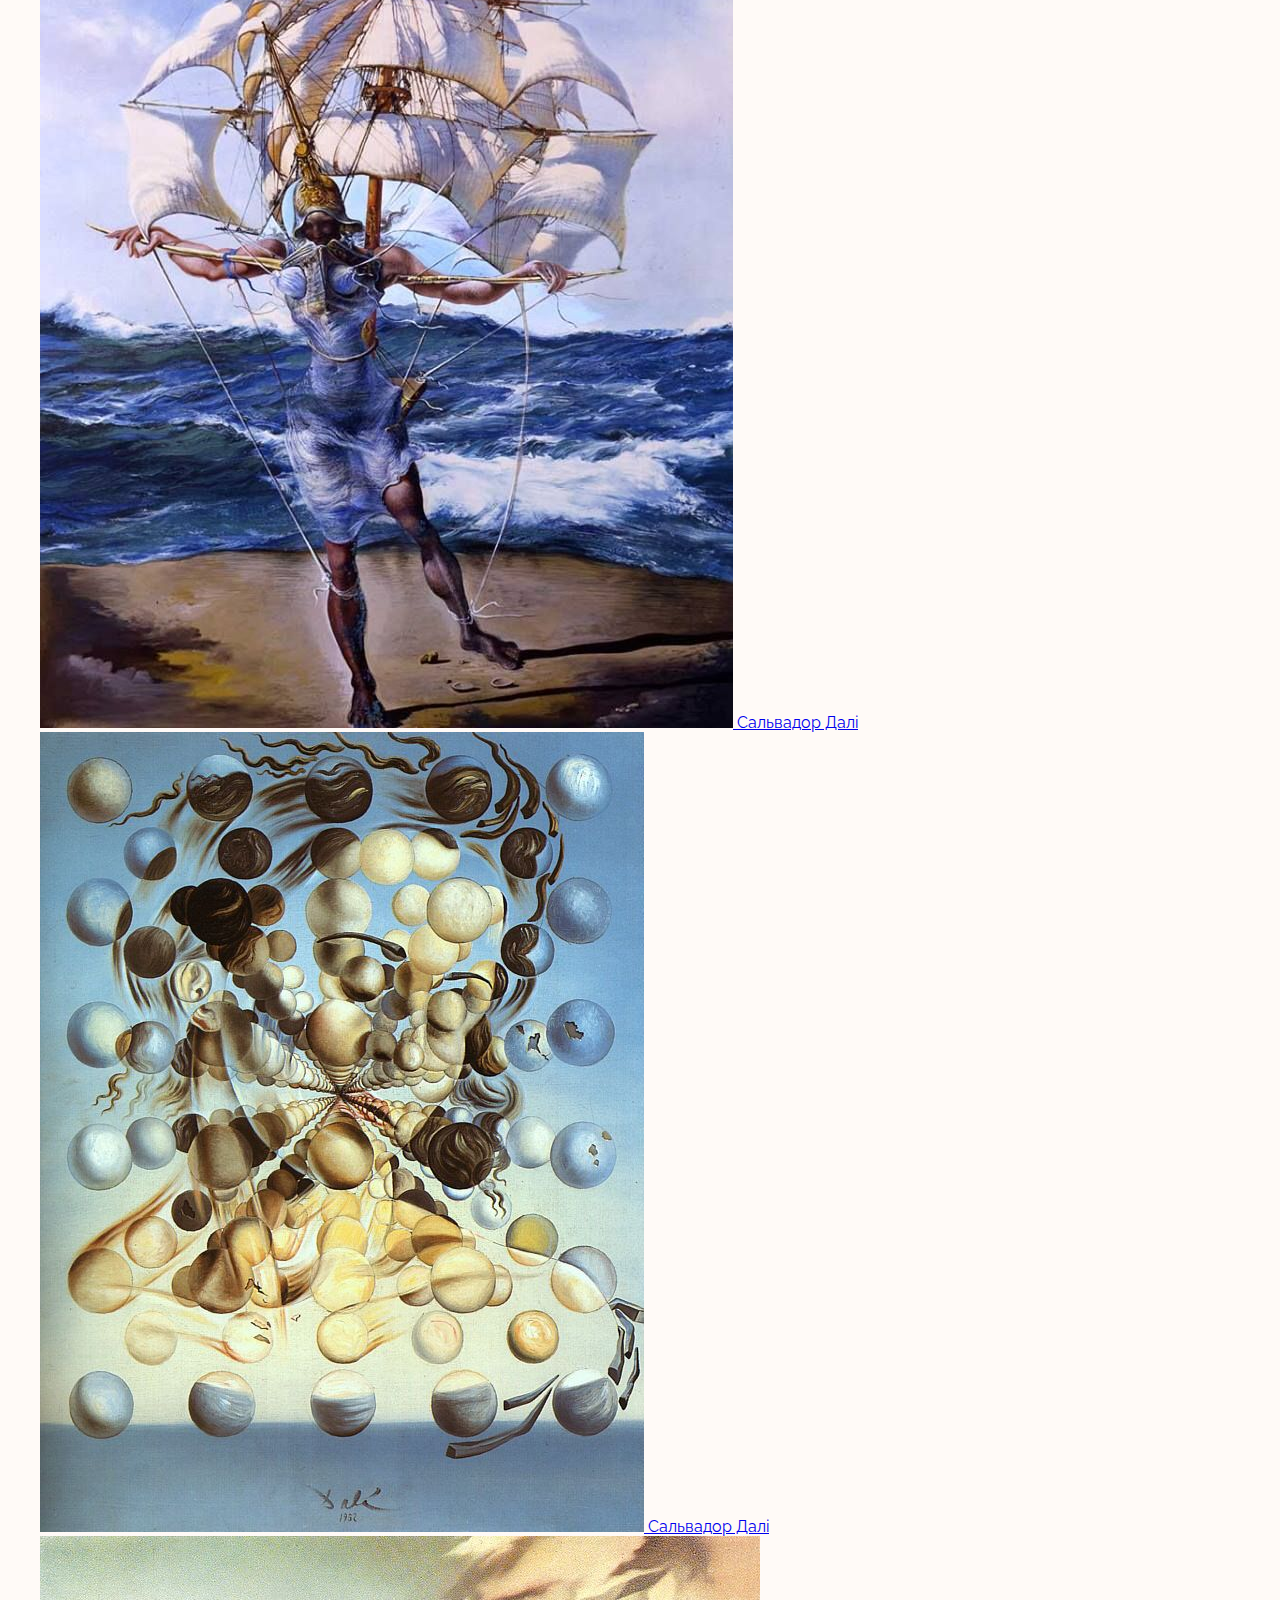
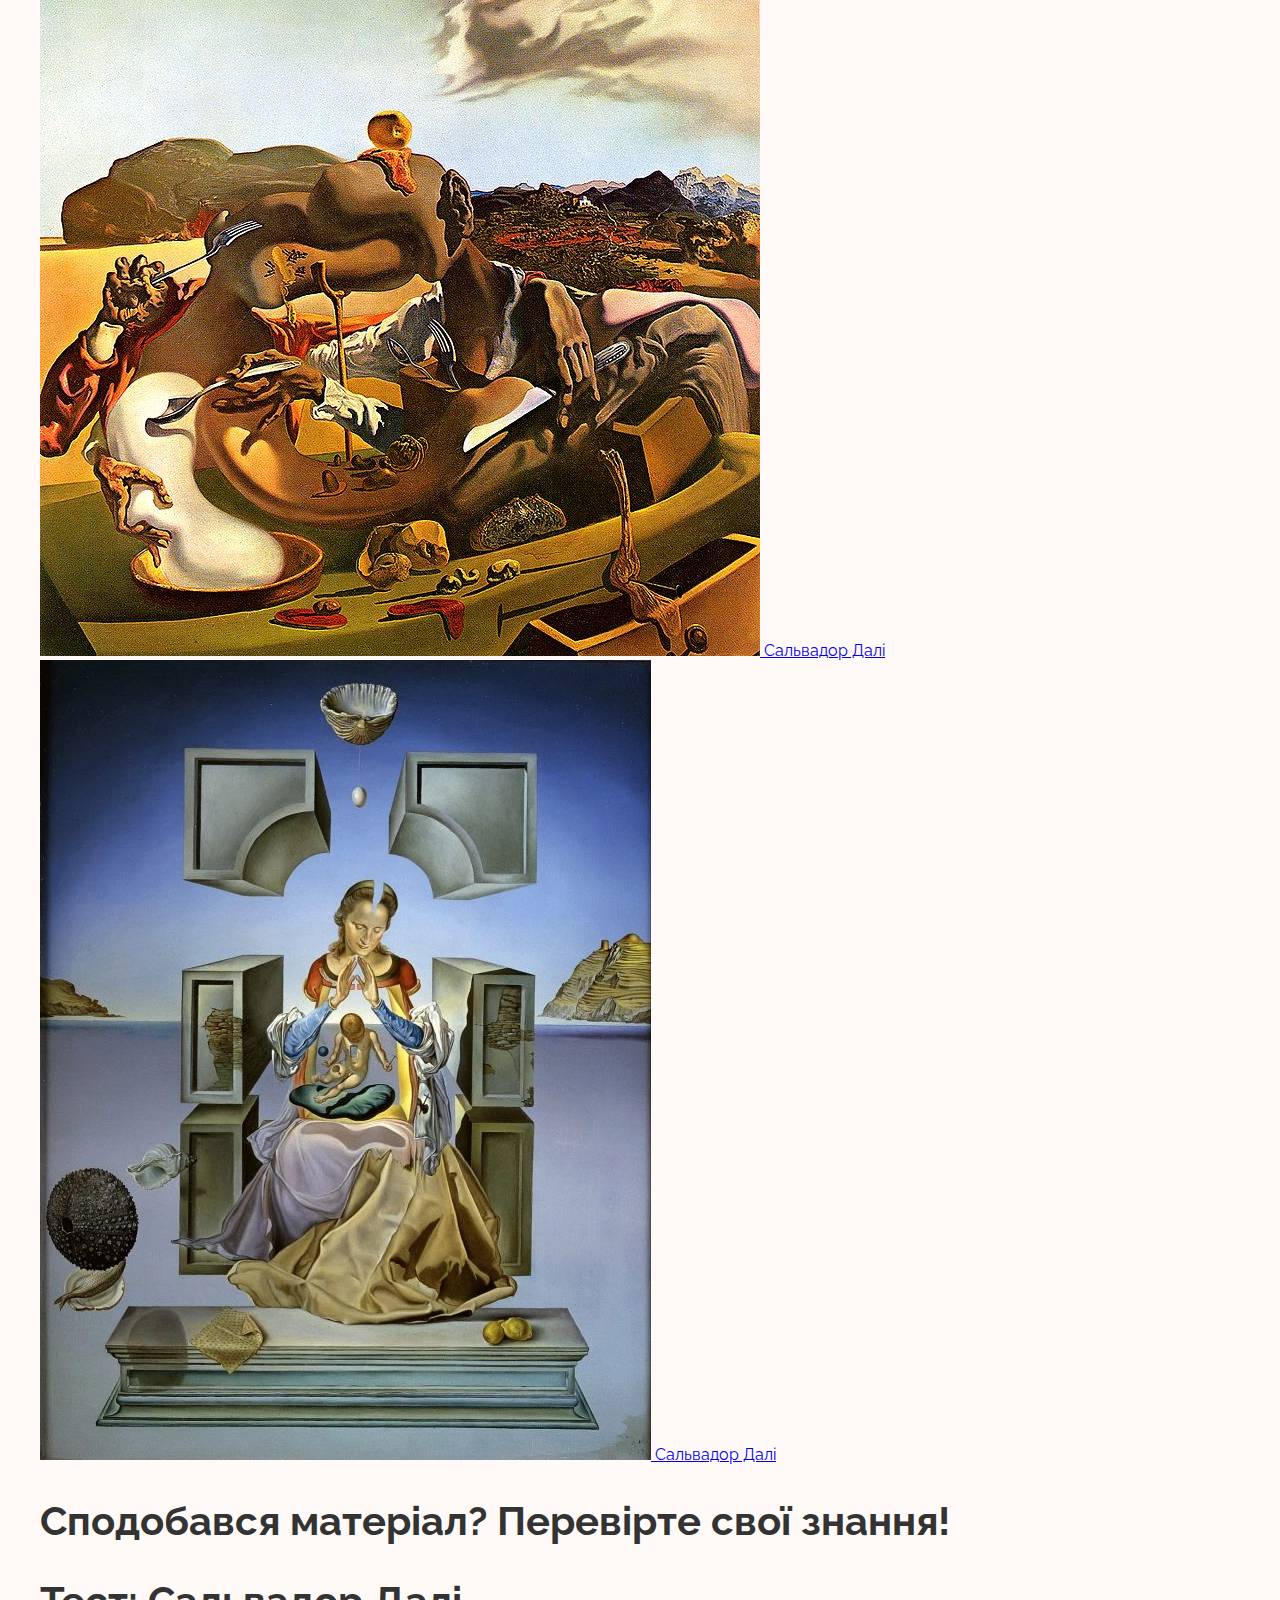
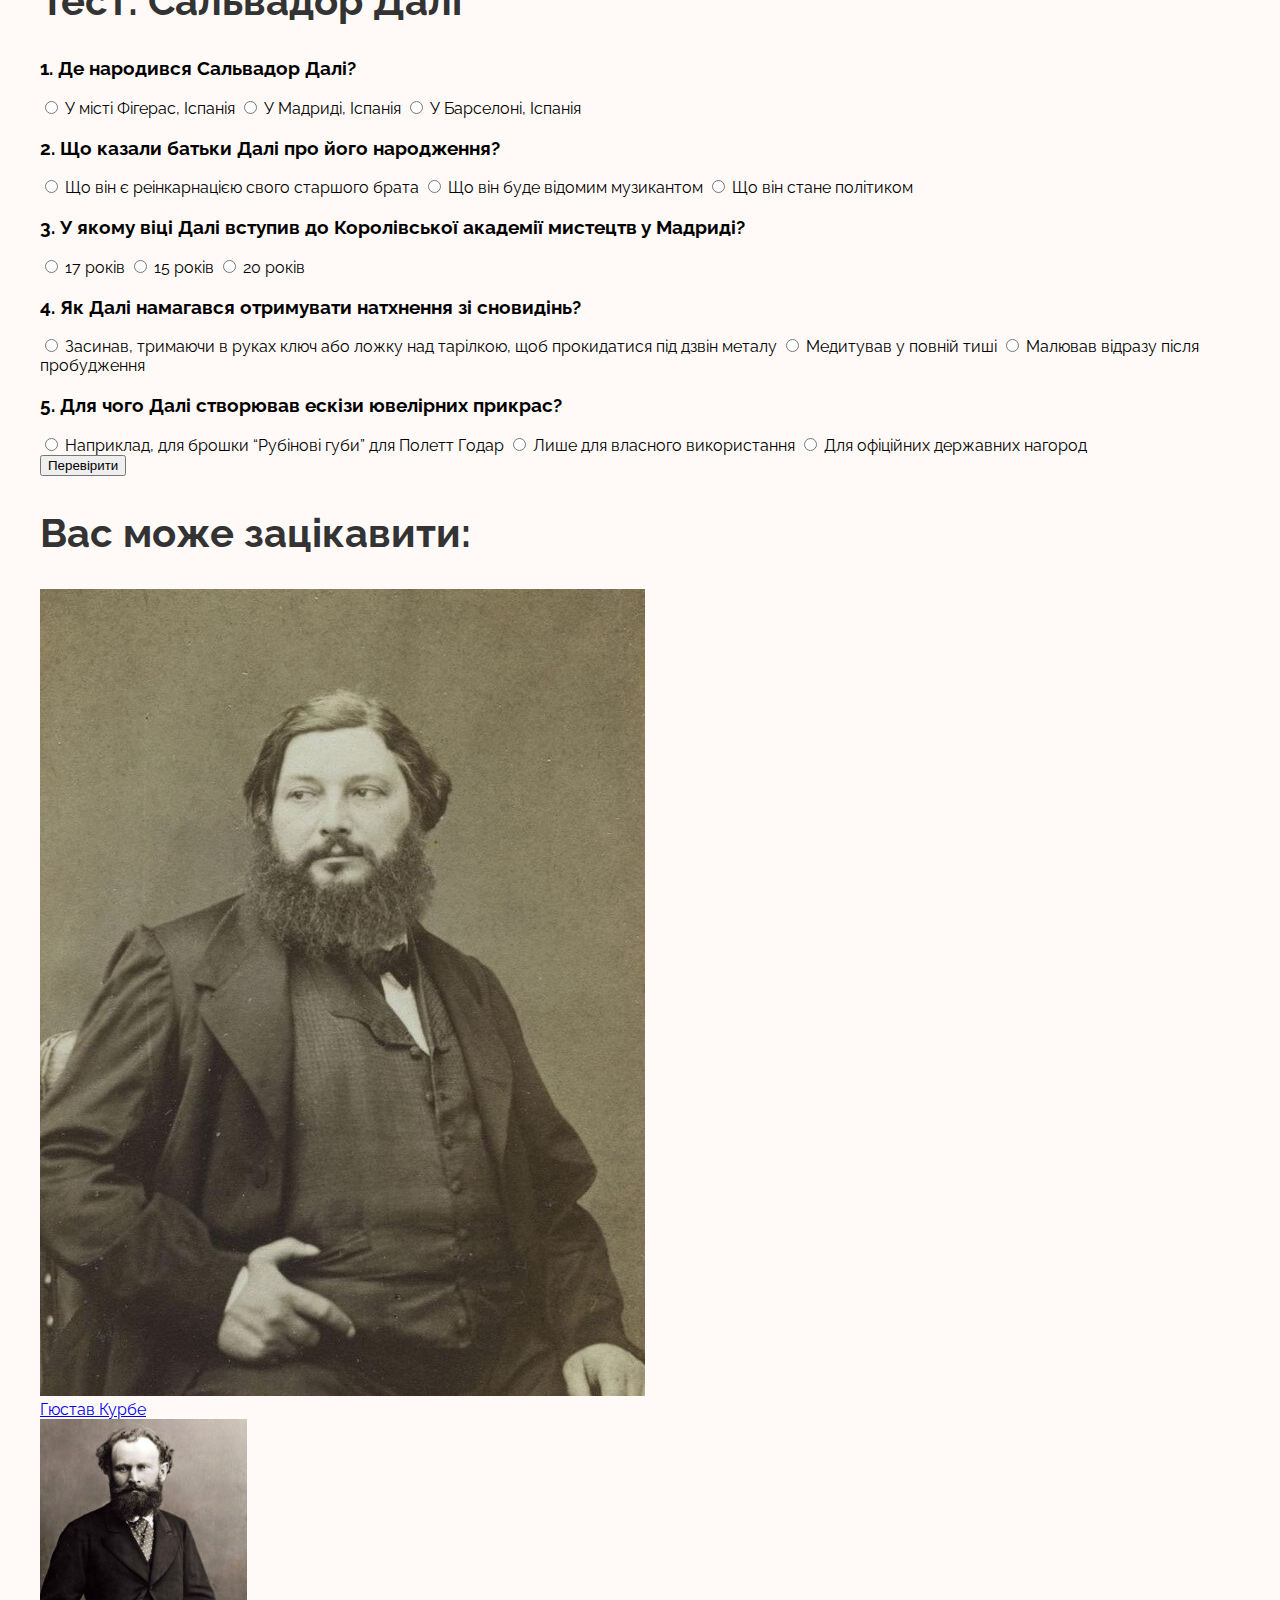
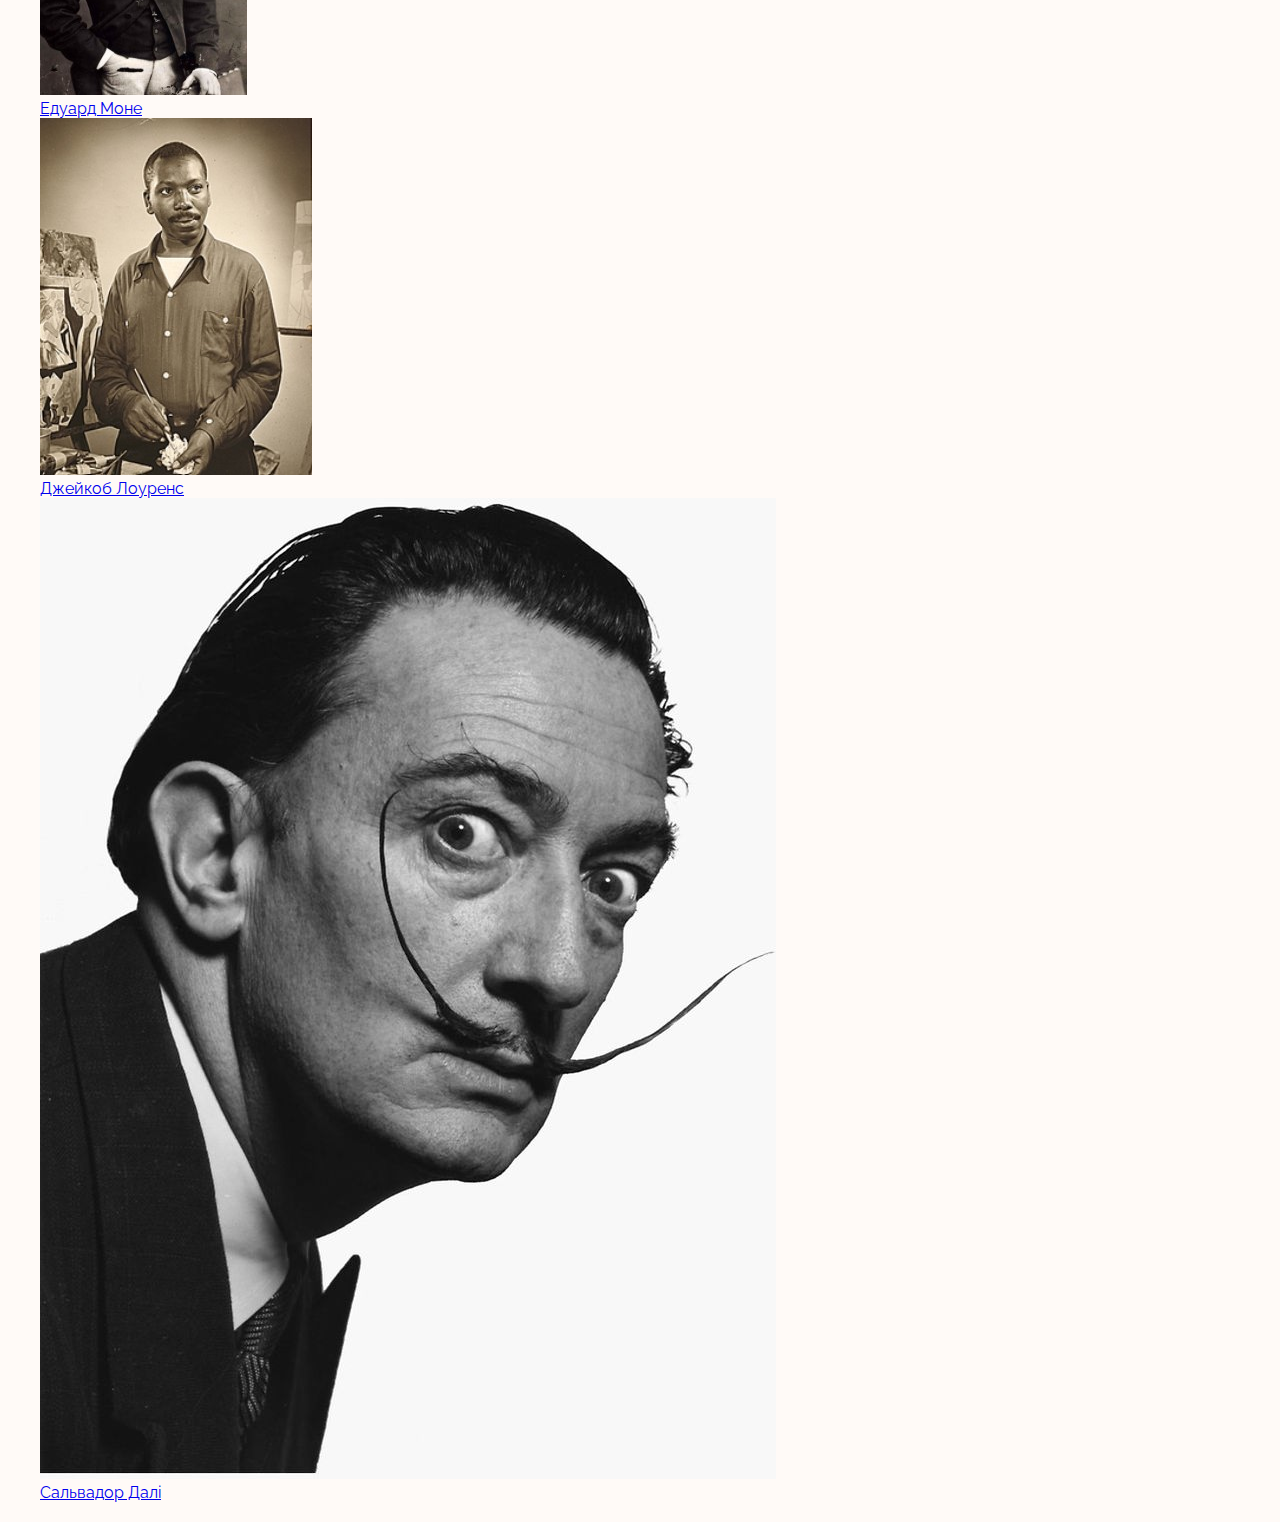
<file: Salvador_Dali.html>
<!DOCTYPE html>
<html lang="uk">
<head>
  <meta charset="UTF-8">
  <meta name="viewport" content="width=device-width, initial-scale=1">
  <title>Сальвадор Далі</title>
 <link rel="stylesheet" href="css/generes_style.css">
 <link rel="stylesheet" href="css/authors_style.css">
</head>
<body>
  <header>
    <a href="index.html" class="logo-link">
      <img src="img/Group 1.png" alt="Іконка сайту">
      <h1>Стилі в мистецтві</h1>
    </a>
  </header>

  <nav>
    <a href="index.html">Головна</a>
	<a href="genre.html">Жанри</a>
	<a href="authors.html">Діячі</a>
	<a href="about.html">Про нас</a>
  </nav>

  <main>
    <section>
	<h1>Сальвадор Далі</h1>
	<div class="media">
  <img src="img/Salvador_Dali.jpg" alt="Mone">
  <p>
  Сальвадор Далі народився 11 травня 1904 року в каталонському місті Фігерасі у сім’ї заможного нотаріуса Сальвадора Далі-і-Кусі та його дружини Феліпе Доменеч.

У нього була сестра Ганна Марія та старший брат Сальвадора, який помер від менингіту у 2-річному віці. Батьки, знайшли втіху в народженні молодшого сина, якого також назвали Сальвадором. Вони сказали йому, що він — реінкарнація свого старшого брата.

Його повне ім’я — Сальвадор Доменек Феліп Жасинт Далі-і-Доменек.
  </p>
  </div>
    </section>
<p>
	Коли Далі виповнилося 17 років, він вступив до Королівської академії образотворчих мистецтв, розташованої в Мадриді. Однак у 1926 році химерного хлопця відраховують з академії через зневажливе ставлення до викладачів.</p>
<p>
	Митець шукав натхнення у сновидіннях. Тому намагався спати, сидячи, затиснувши в руці ключ або чайну ложку, а під нього клав металеву тарілку. Рано чи пізно Далі розтискав пальці, лунав дзвін металу від предмета, що впав, художник прокидався і намагався перенести на полотно бачення. Власне, про це картина “Сон, викликаний польотом бджоли навколо гранату, за секунду до пробудження”.

Художник носив із собою маленький шматочок іспанської корчі, яка мала відганяти злих духів, він вірив у забобони. Одного разу Йоко Оно попросила Далі надіслати їй волосся з його легендарних вусів. Далі думав, що вона — відьма і може наслати на нього закляття. Натомість він наказав знайти в саду сухе стебло трави та вислати його Йоко в класній упаковці. Йоко Оно заплатила за це $10 тис.

Далі створював ескізи для ювелірних прикрас. Один з них — брошка “Рубінові губи” з 13 перлинами-зубами, присвячена американській актрисі Полетт Годар (колишній дружині Чапліна і майбутня Ремарка).
</p>
    <section>
      <h2>Відео на тему:</h2>
     <div class="video-wrapper">
  <iframe width="560" height="415" src="https://www.youtube.com/embed/scR45BYhV40?si=4Moqwism2Je4m9iI" title="YouTube video player" frameborder="0" allow="accelerometer; autoplay; clipboard-write; encrypted-media; gyroscope; picture-in-picture; web-share" referrerpolicy="strict-origin-when-cross-origin" allowfullscreen></iframe>
</div>
    </section>
	<h1>Галерея</h1>
<div class="zoom-gallery">

  <a href="img/Dali1.jpg"
     title="Сальвадор Далі">
    <img src="img/Dali1.jpg" alt="Into The Blue">
    <span class="caption">Сальвадор Далі</span>
  </a>

  <a href="img/Dali2.jpg"
     title="Сальвадор Далі">
    <img src="img/Dali2.jpg" alt="Light Sabre">
    <span class="caption">Сальвадор Далі</span>
  </a>

  <a href="img/Dali3.jpg"
     title="Сальвадор Далі">
    <img src="img/Dali3.jpg" alt="Mountains">
    <span class="caption">Сальвадор Далі</span>
  </a>

  <a href="img/Dali4.jpg"
     title="Сальвадор Далі">
    <img src="img/Dali4.jpg" alt="Dog">
    <span class="caption">Сальвадор Далі</span>
  </a>

  <a href="img/Dali5.jpg"
     title="Сальвадор Далі">
    <img src="img/Dali5.jpg" alt="Forest">
    <span class="caption">Сальвадор Далі</span>
  </a>

  <a href="img/Dali6.jpg"
     title="Сальвадор Далі">
    <img src="img/Dali6.jpg" alt="Sea">
    <span class="caption">Сальвадор Далі</span>
  </a>

</div>
<h2>Сподобався матеріал? Перевірте свої знання!</h2>
	<div class="test">
  <h2>Тест: Сальвадор Далі</h2>

  <form id="quiz">

    <!-- 1 -->
    <div class="question">
      <h3>1. Де народився Сальвадор Далі?</h3>
      <label><input type="radio" name="q1" value="1"> У місті Фігерас, Іспанія</label>
      <label><input type="radio" name="q1" value="0"> У Мадриді, Іспанія</label>
      <label><input type="radio" name="q1" value="0"> У Барселоні, Іспанія</label>
    </div>

    <!-- 2 -->
    <div class="question">
      <h3>2. Що казали батьки Далі про його народження?</h3>
      <label><input type="radio" name="q2" value="1"> Що він є реінкарнацією свого старшого брата</label>
      <label><input type="radio" name="q2" value="0"> Що він буде відомим музикантом</label>
      <label><input type="radio" name="q2" value="0"> Що він стане політиком</label>
    </div>

    <!-- 3 -->
    <div class="question">
      <h3>3. У якому віці Далі вступив до Королівської академії мистецтв у Мадриді?</h3>
      <label><input type="radio" name="q3" value="1"> 17 років</label>
      <label><input type="radio" name="q3" value="0"> 15 років</label>
      <label><input type="radio" name="q3" value="0"> 20 років</label>
    </div>

    <!-- 4 -->
    <div class="question">
      <h3>4. Як Далі намагався отримувати натхнення зі сновидінь?</h3>
      <label><input type="radio" name="q4" value="1"> Засинав, тримаючи в руках ключ або ложку над тарілкою, щоб прокидатися під дзвін металу</label>
      <label><input type="radio" name="q4" value="0"> Медитував у повній тиші</label>
      <label><input type="radio" name="q4" value="0"> Малював відразу після пробудження</label>
    </div>

    <!-- 5 -->
    <div class="question">
      <h3>5. Для чого Далі створював ескізи ювелірних прикрас?</h3>
      <label><input type="radio" name="q5" value="1"> Наприклад, для брошки “Рубінові губи” для Полетт Годар</label>
      <label><input type="radio" name="q5" value="0"> Лише для власного використання</label>
      <label><input type="radio" name="q5" value="0"> Для офіційних державних нагород</label>
    </div>

    <button type="button" onclick="checkAnswers()">Перевірити</button>

    <div class="result" id="result"></div>

  </form>
</div>

<script>
function checkAnswers() {
  const quiz = document.getElementById("quiz");
  let score = 0;
  const total = 5;

  for (let i = 1; i <= total; i++) {
    const answers = quiz["q" + i];
    for (let answer of answers) {
      if (answer.checked) {
        if (answer.value === "1") {
          score++;
          answer.parentElement.classList.add("correct");
        } else {
          answer.parentElement.classList.add("incorrect");
        }
      }
    }
  }

  document.getElementById("result").innerText =
    `Ваш результат: ${score} з ${total}`;
}
</script>
<h2>Вас може зацікавити: </h2>
	   <div class="gallery">

  <div class="tile">
    <img src="img/Gustav_Kurbe.jpg" alt="Gustav_Kurbe">
    <div class="caption"><a href="Gustav_Kurbe.html">Гюстав Курбе</a></div>
  </div>

  <div class="tile">
    <img src="img/Eduard_Mone.jpg" alt="Eduard_Mone">
    <div class="caption"><a href="Eduard_Mane.html">Едуард Моне</a></div>
  </div>

  <div class="tile">
    <img src="img/Jackob_Lourens.jpg" alt="Jackob_Lourens">
    <div class="caption"><a href="Jackob_Lourens.html">Джейкоб Лоуренс</a></div>
  </div>

  <div class="tile">
    <img src="img/Salvador_Dali.jpg" alt="Salvador_Dali">
    <div class="caption"><a href="Salvador_Dali.html">Сальвадор Далі</a></div>
  </div>

</div>
</main>
<link rel="stylesheet" href="css/magnific-popup.css">
<script src="js/jquery-3.7.1.js"></script>
<script src="js/plutka.js"></script>
</body>
</html>
</file>
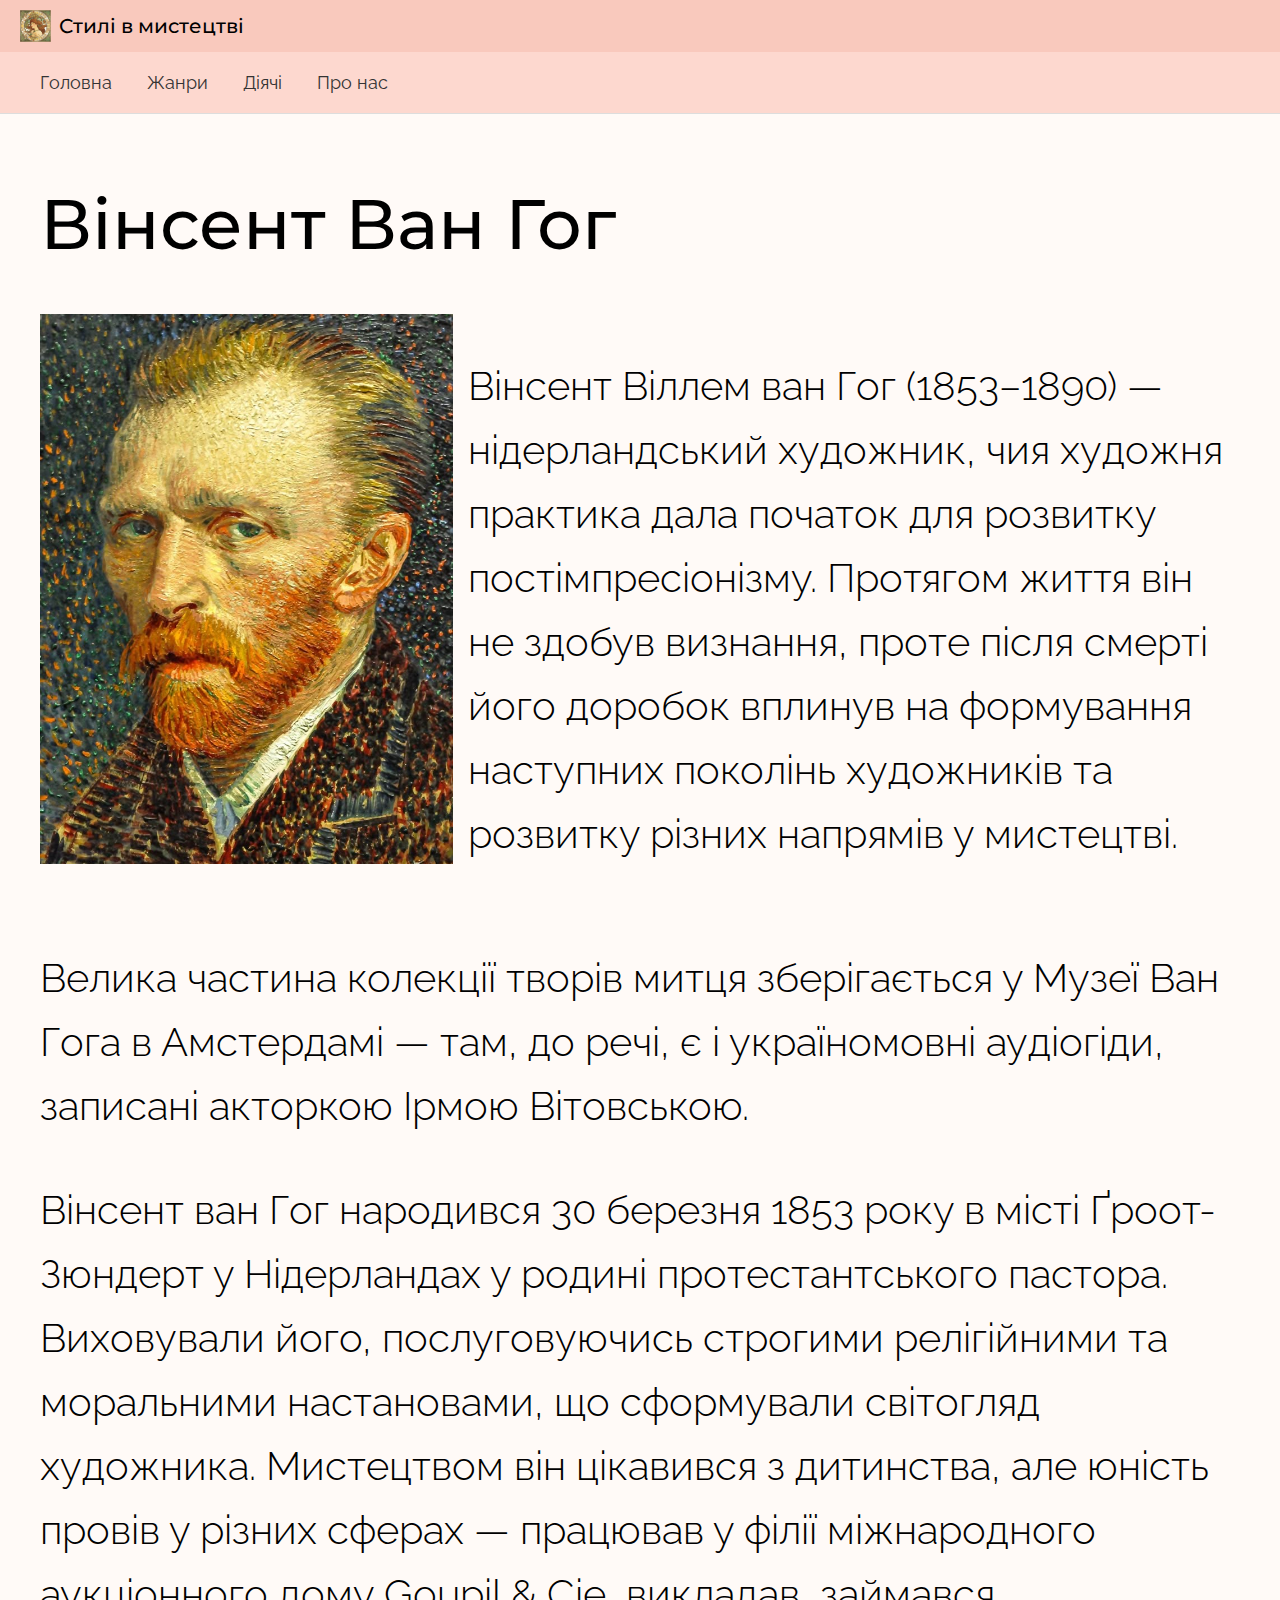
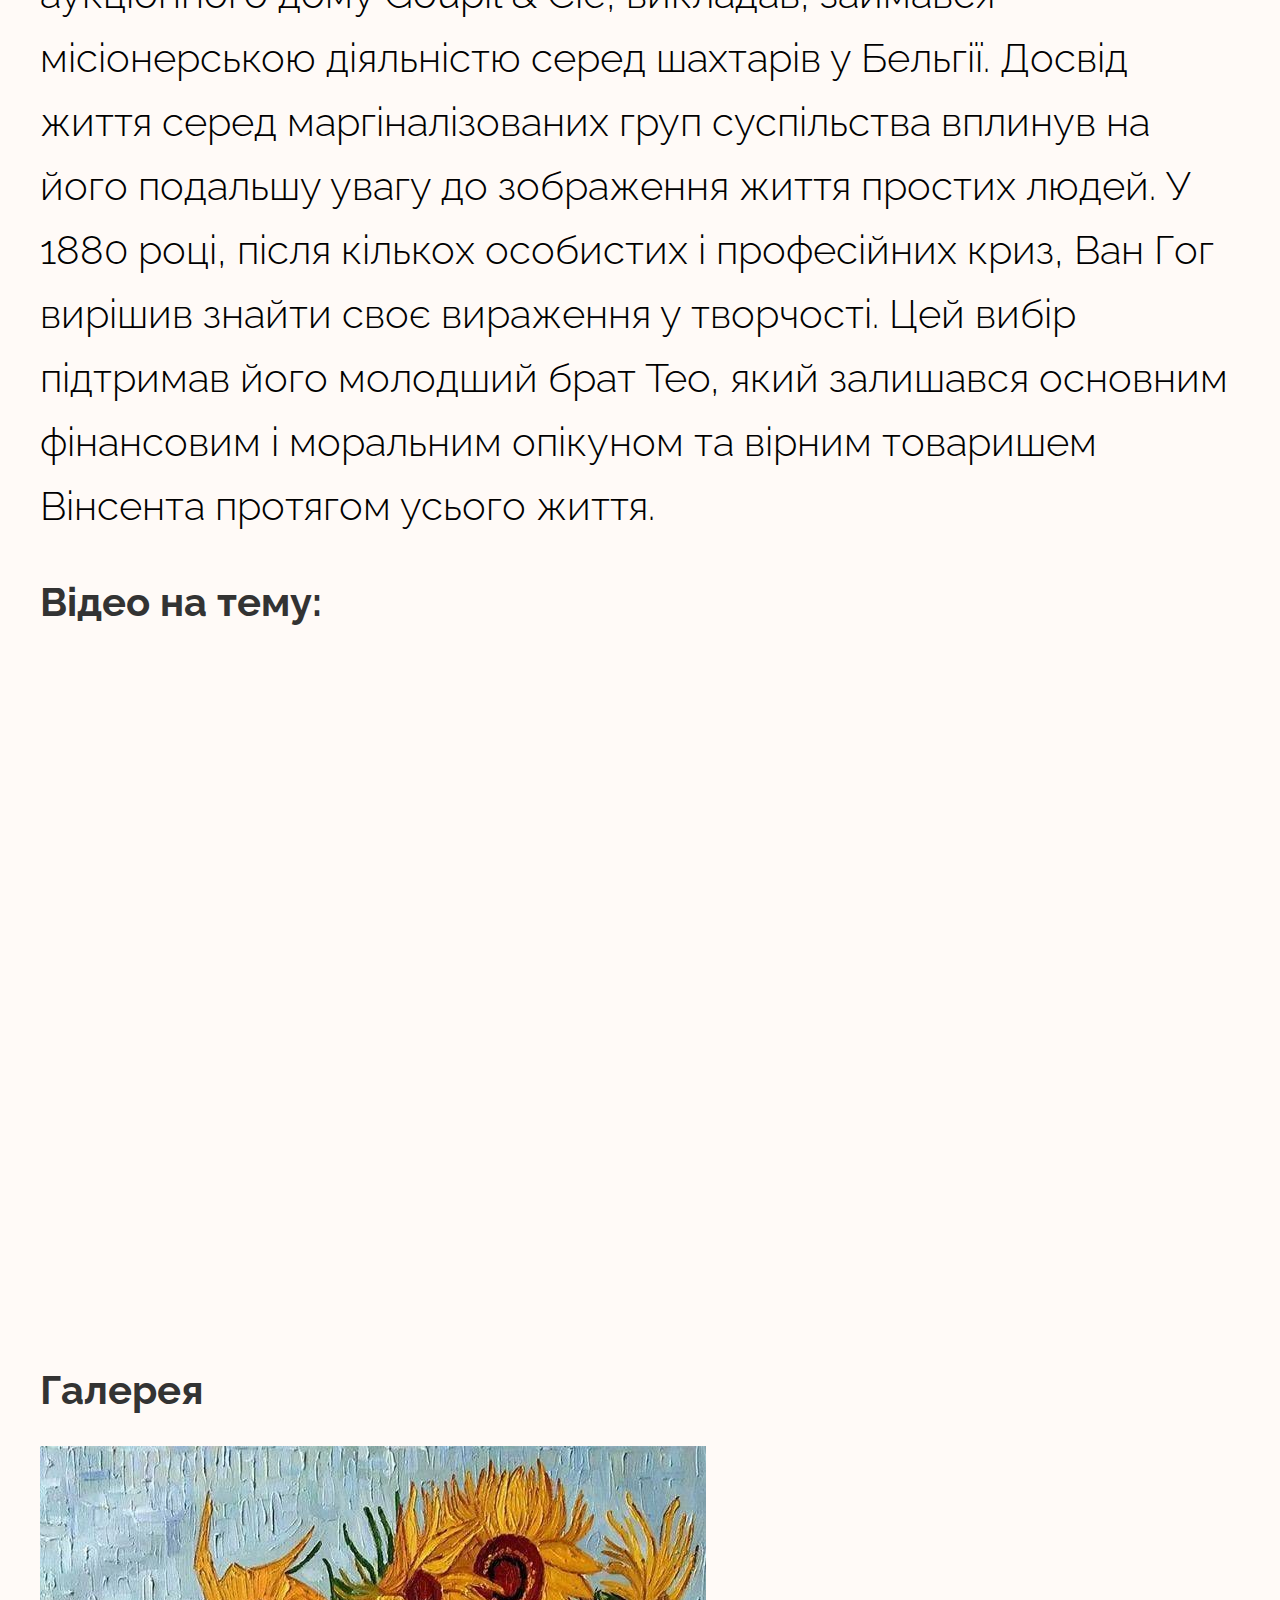
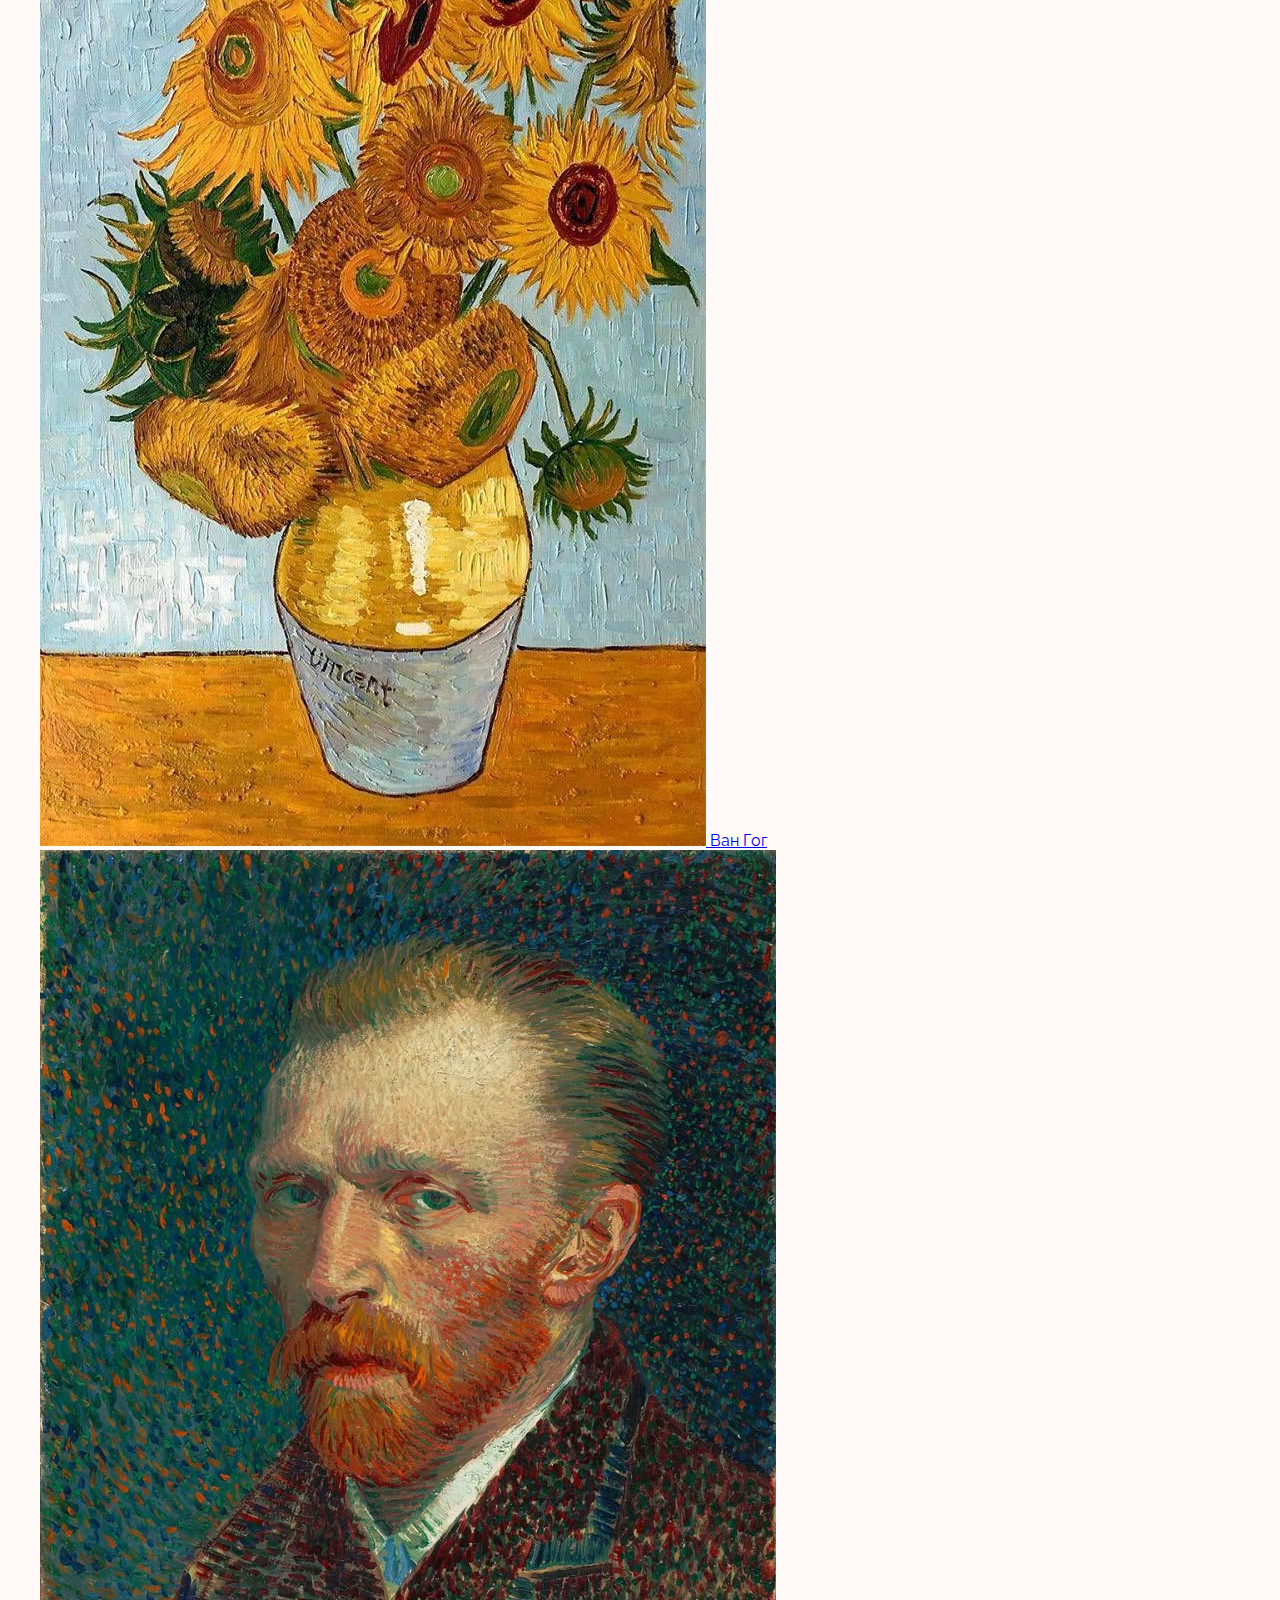
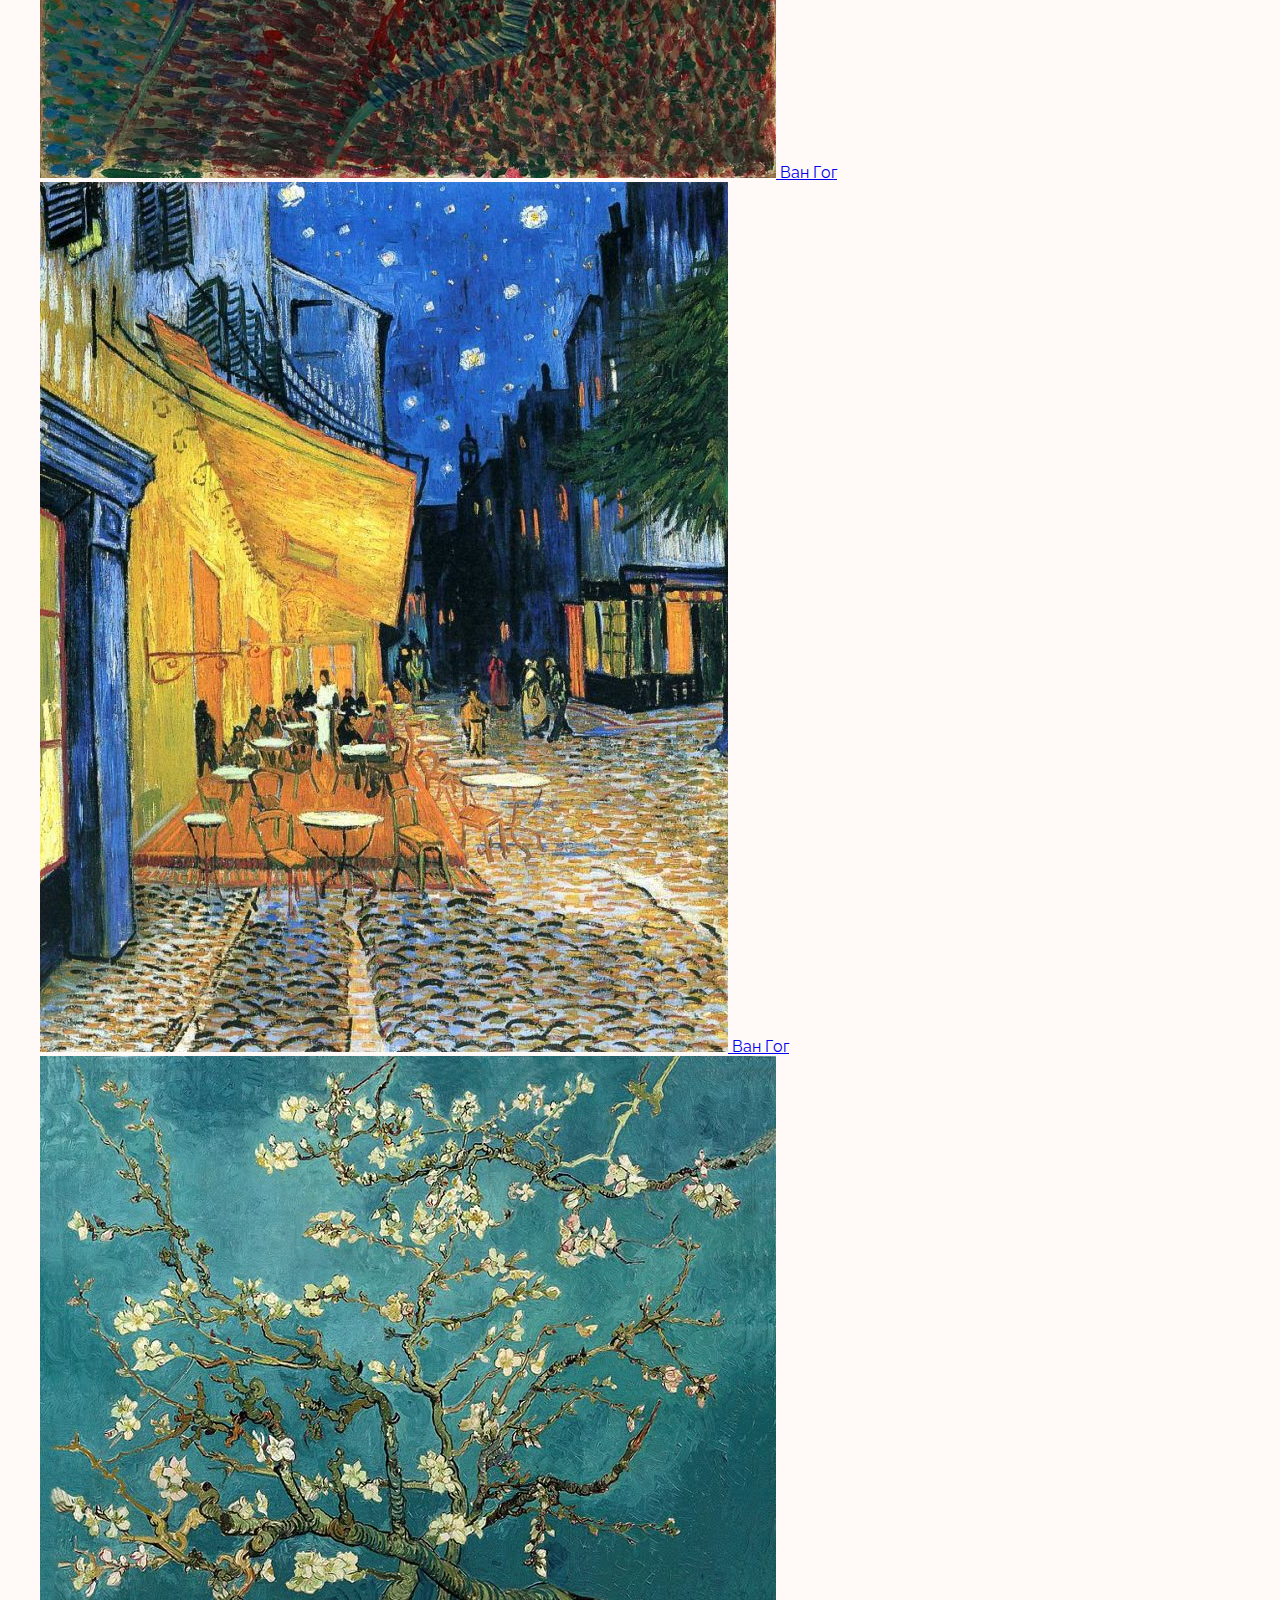
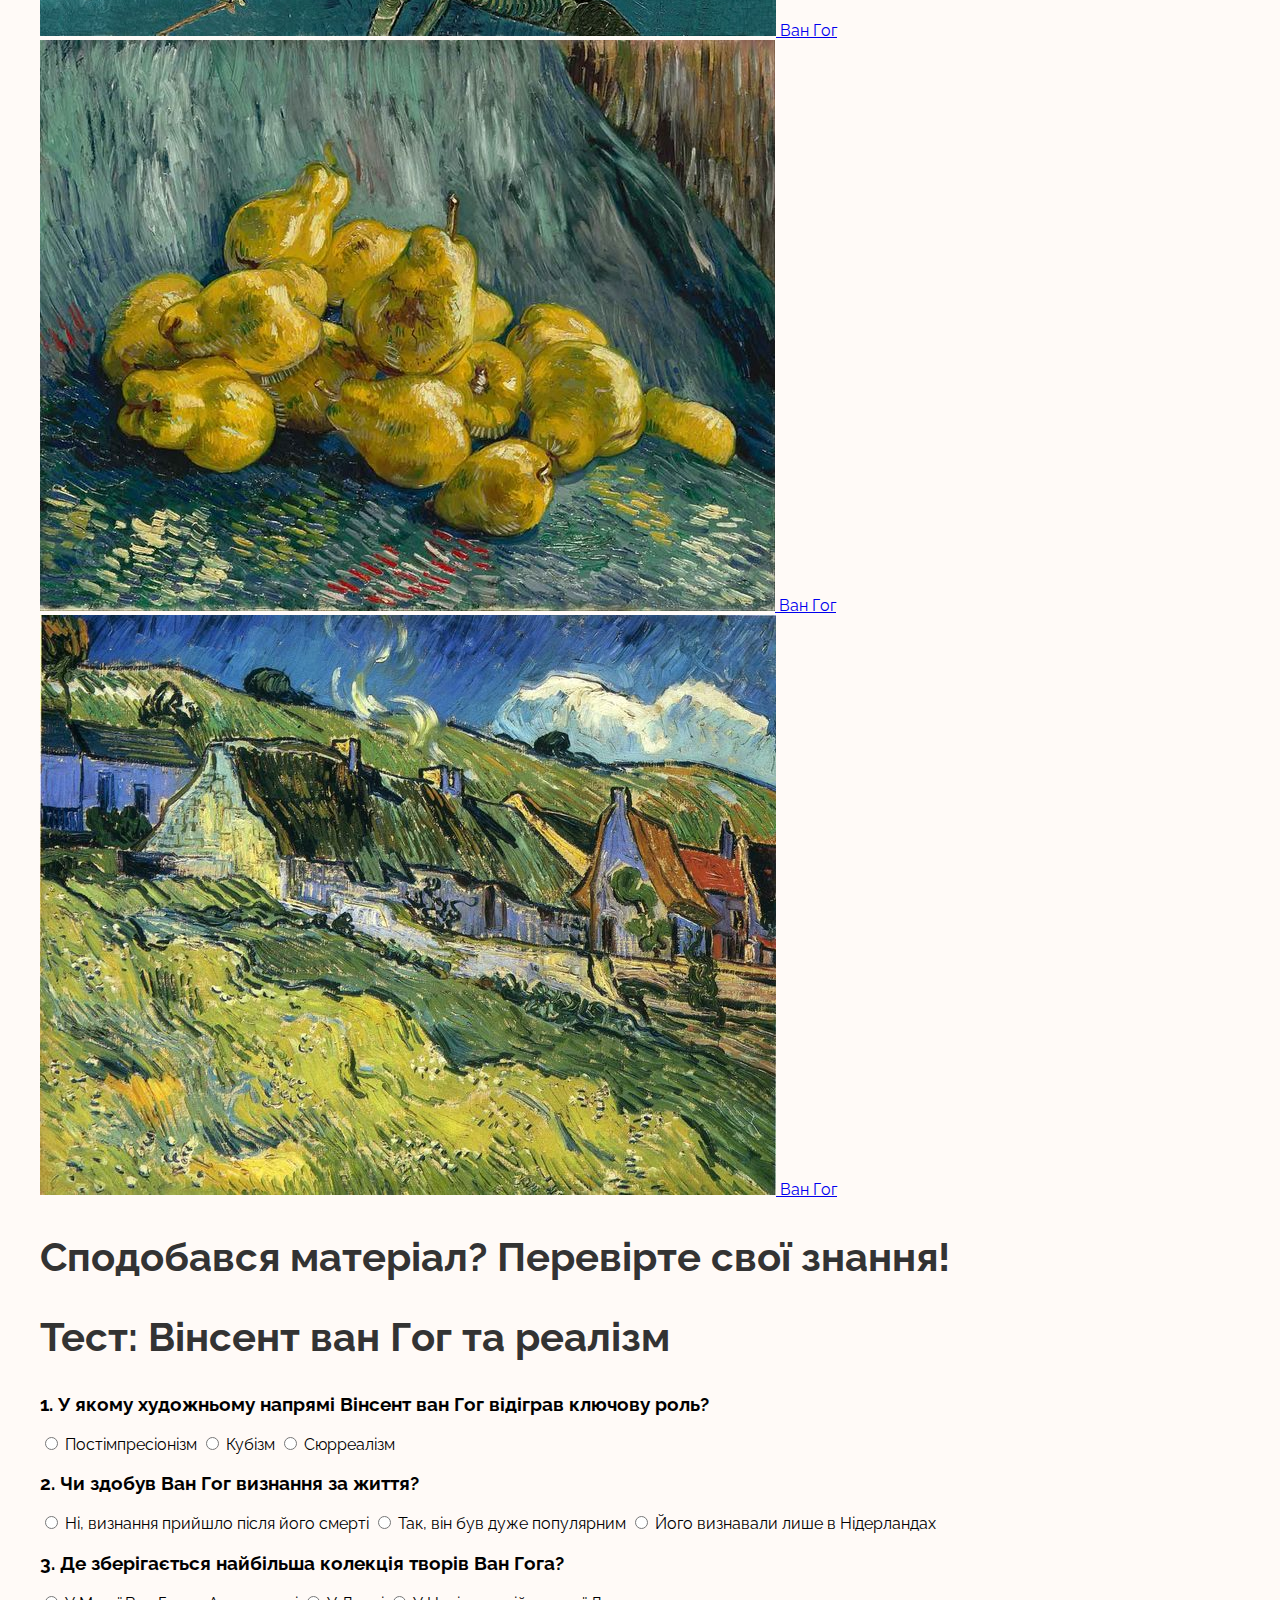
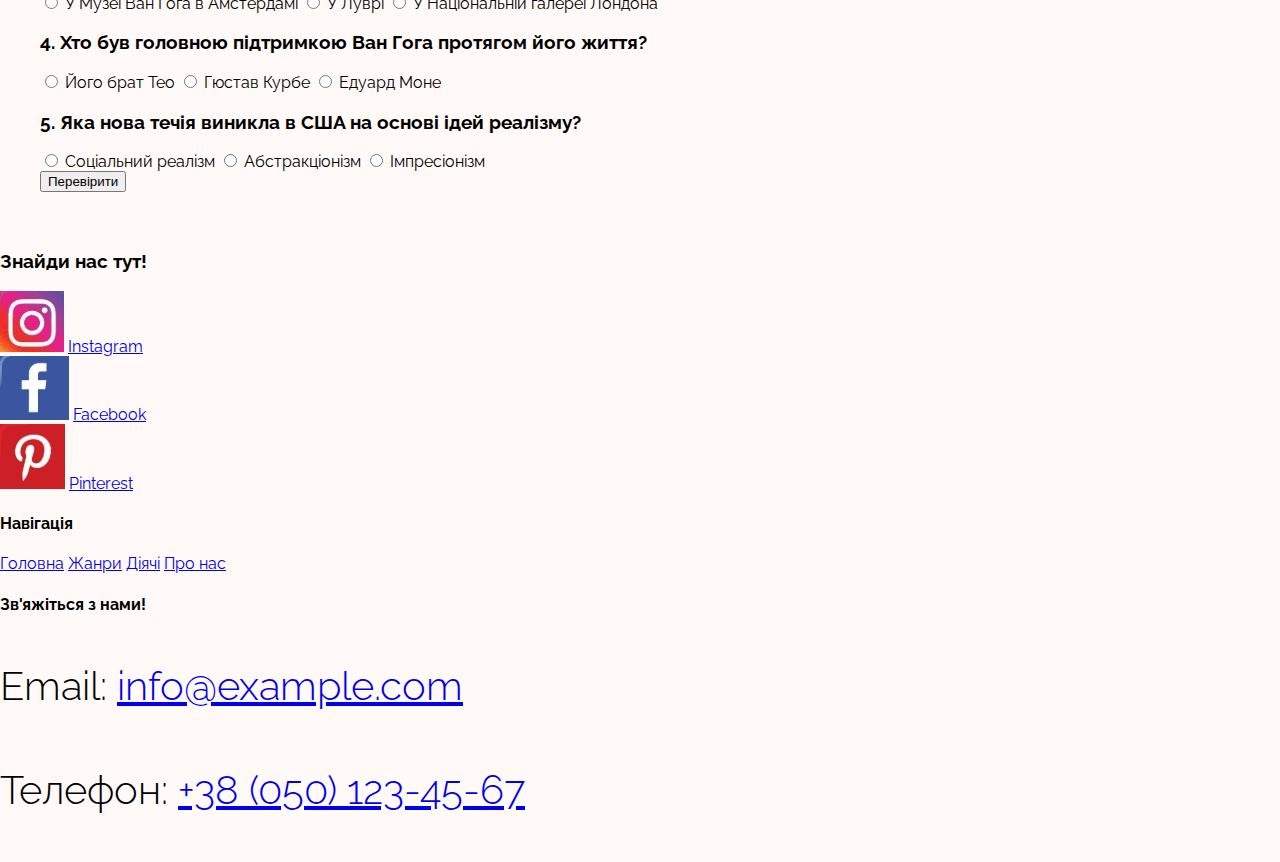
<file: Vinsent_Van_Goh.html>
<!DOCTYPE html>
<html lang="uk">
<head>
  <meta charset="UTF-8">
  <meta name="viewport" content="width=device-width, initial-scale=1">
  <title>Ван Гог</title>
 <link rel="stylesheet" href="css/generes_style.css">
 <link rel="stylesheet" href="css/authors_style.css">
</head>
<body>
  <header>
    <a href="index.html" class="logo-link">
      <img src="img/Group 1.png" alt="Іконка сайту">
      <h1>Стилі в мистецтві</h1>
    </a>
  </header>

  <nav>
    <a href="index.html">Головна</a>
	<a href="genre.html">Жанри</a>
	<a href="authors.html">Діячі</a>
	<a href="about.html">Про нас</a>
  </nav>

  <main>
    <section>
	<h1>Вінсент Ван Гог</h1>
	<div class="media">
  <img src="img/Vincent_van_Gogh_Self_Portrait_1887.jpg" alt="Vincent_van_Gogh_Self_Portrait_1887">
  <p>
    

Вінсент Віллем ван Гог (1853–1890) — нідерландський художник, чия художня практика дала початок для розвитку постімпресіонізму. Протягом життя він не здобув визнання, проте після смерті його доробок вплинув на формування наступних поколінь художників та розвитку різних напрямів у мистецтві.
  </p>
</div>
    </section>
<p>
	 Велика частина колекції творів митця зберігається у Музеї Ван Гога в Амстердамі — там, до речі, є і україномовні аудіогіди, записані акторкою Ірмою Вітовською.

</p>
<p>
	Вінсент ван Гог народився 30 березня 1853 року в місті Ґроот-Зюндерт у Нідерландах у родині протестантського пастора. Виховували його, послуговуючись строгими релігійними та моральними настановами, що сформували світогляд художника. Мистецтвом він цікавився з дитинства, але юність провів у різних сферах — працював у філії міжнародного аукціонного дому Goupil & Cie, викладав, займався місіонерською діяльністю серед шахтарів у Бельгії.

Досвід життя серед маргіналізованих груп суспільства вплинув на його подальшу увагу до зображення життя простих людей. У 1880 році, після кількох особистих і професійних криз, Ван Гог вирішив знайти своє вираження у творчості. Цей вибір підтримав його молодший брат Тео, який залишався основним фінансовим і моральним опікуном та вірним товаришем Вінсента протягом усього життя.
  </p>
    <section>
      <h2>Відео на тему:</h2>
     <div class="video-wrapper">
  <iframe width="560" height="315" src="https://www.youtube.com/embed/urMYPMzQL28?si=uecoLA75mX2gFmIj" title="YouTube video player" frameborder="0" allow="accelerometer; autoplay; clipboard-write; encrypted-media; gyroscope; picture-in-picture; web-share" referrerpolicy="strict-origin-when-cross-origin" allowfullscreen></iframe>
</div>
    </section>
	<h2>Галерея</h2>
<div class="zoom-gallery">

  <a href="img/Vangoh1.jpg"
     title="Ван Гог">
    <img src="img/Vangoh1.jpg" alt="Into The Blue">
    <span class="caption">Ван Гог</span>
  </a>

  <a href="img/Vangoh2.jpg"
     title="Ван Гог">
    <img src="img/Vangoh2.jpg" alt="Light Sabre">
    <span class="caption">Ван Гог</span>
  </a>

  <a href="img/Vangoh3.jpg"
     title="Ван Гог">
    <img src="img/Vangoh3.jpg" alt="Mountains">
    <span class="caption">Ван Гог</span>
  </a>

  <a href="img/Vangoh4.jpg"
     title="Ван Гог">
    <img src="img/Vangoh4.jpg" alt="Dog">
    <span class="caption">Ван Гог</span>
  </a>

  <a href="img/Vangoh5.jpg"
     title="Ван Гог">
    <img src="img/Vangoh5.jpg" alt="Forest">
    <span class="caption">Ван Гог</span>
  </a>

  <a href="img/Vangoh6.jpg"
     title="Ван Гог">
    <img src="img/Vangoh6.jpg" alt="Sea">
    <span class="caption">Ван Гог</span>
  </a>

</div>
<h2>Сподобався матеріал? Перевірте свої знання!</h2>
	<div class="test">
  <h2>Тест: Вінсент ван Гог та реалізм</h2>

  <form id="quiz">

    <!-- 1 -->
    <div class="question">
      <h3>1. У якому художньому напрямі Вінсент ван Гог відіграв ключову роль?</h3>
      <label><input type="radio" name="q1" value="1"> Постімпресіонізм</label>
      <label><input type="radio" name="q1" value="0"> Кубізм</label>
      <label><input type="radio" name="q1" value="0"> Сюрреалізм</label>
    </div>

    <!-- 2 -->
    <div class="question">
      <h3>2. Чи здобув Ван Гог визнання за життя?</h3>
      <label><input type="radio" name="q2" value="1"> Ні, визнання прийшло після його смерті</label>
      <label><input type="radio" name="q2" value="0"> Так, він був дуже популярним</label>
      <label><input type="radio" name="q2" value="0"> Його визнавали лише в Нідерландах</label>
    </div>

    <!-- 3 -->
    <div class="question">
      <h3>3. Де зберігається найбільша колекція творів Ван Гога?</h3>
      <label><input type="radio" name="q3" value="1"> У Музеї Ван Гога в Амстердамі</label>
      <label><input type="radio" name="q3" value="0"> У Луврі</label>
      <label><input type="radio" name="q3" value="0"> У Національній галереї Лондона</label>
    </div>

    <!-- 4 -->
    <div class="question">
      <h3>4. Хто був головною підтримкою Ван Гога протягом його життя?</h3>
      <label><input type="radio" name="q4" value="1"> Його брат Тео</label>
      <label><input type="radio" name="q4" value="0"> Гюстав Курбе</label>
      <label><input type="radio" name="q4" value="0"> Едуард Моне</label>
    </div>

    <!-- 5 -->
    <div class="question">
      <h3>5. Яка нова течія виникла в США на основі ідей реалізму?</h3>
      <label><input type="radio" name="q5" value="1"> Соціальний реалізм</label>
      <label><input type="radio" name="q5" value="0"> Абстракціонізм</label>
      <label><input type="radio" name="q5" value="0"> Імпресіонізм</label>
    </div>

    <button type="button" onclick="checkAnswers()">Перевірити</button>

    <div class="result" id="result"></div>

  </form>
</div>

<script>
function checkAnswers() {
  const quiz = document.getElementById("quiz");
  let score = 0;
  const total = 5;

  for (let i = 1; i <= total; i++) {
    const answers = quiz["q" + i];
    for (let answer of answers) {
      if (answer.checked) {
        if (answer.value === "1") {
          score++;
          answer.parentElement.classList.add("correct");
        } else {
          answer.parentElement.classList.add("incorrect");
        }
      }
    }
  }

  document.getElementById("result").innerText =
    `Ваш результат: ${score} з ${total}`;
}
</script>
<br>
</main>
<link rel="stylesheet" href="css/magnific-popup.css">
<script src="js/jquery-3.7.1.js"></script>
<script src="js/plutka.js"></script>
</body>
<!-- Футер -->
	<footer class="site-footer">
	  <div class="footer-container">
	
	    <!-- 1 колонка -->
	    <div class="footer-col footer-main">
	      <h3>Знайди нас тут!</h3>
	
	      <div class="social-list">
	        <div class="social-item">
	          <img src="img/instagram.jpg" alt="Instagram">
	          <a href="https://www.instagram.com/" target="_blank">Instagram</a>
	        </div>
	
	        <div class="social-item">
	          <img src="img/facebook.jpg" alt="Facebook">
	          <a href="https://www.facebook.com/" target="_blank">Facebook</a>
	        </div>
	
	        <div class="social-item">
	          <img src="img/pinterest.jpg" alt="Pinterest">
	          <a href="https://www.pinterest.com/" target="_blank">Pinterest</a>
	        </div>
	      </div>
	    </div>
	
	    <!-- 2 колонка -->
	    <div class="footer-col footer-nav">
	      <h4>Навігація</h4>
	      <a href="index.html">Головна</a>
	      <a href="genres.html">Жанри</a>
	      <a href="authors.html">Діячі</a>
	      <a href="about.html">Про нас</a>
	    </div>
	
	    <!-- 3 колонка -->
	    <div class="footer-col footer-contact">
	      <h4>Зв'яжіться з нами!</h4>
	      <p>Email: <a href="mailto:info@example.com">info@example.com</a></p>
	      <p>Телефон: <a href="tel:+380501234567">+38 (050) 123-45-67</a></p>
	    </div>

  	</div>
</footer>
</html>
</file>
<file: css/index_style.css>
body {
      font-family: Raleway;
      margin: 120px;
      margin-top: 0;
      padding: 0;
      background-color: FFFAF7;
      white-space: normal;
    }

    h1 {
      font-family: Montserrat;
      font-size: 70px;
	  weight: 500;
      opacity: 0;
      transform: translateY(20px);
      animation: fadeUp 1s ease forwards;
    }
    p {
      font-size: 40px;
      font-weight: 300;
      opacity: 0;
      transform: translateY(20px);
      animation: fadeUp 1s ease forwards;
    }

    header {
      display: flex;
      align-items: center;
      padding: 10px 20px;
      background-color: #F9C9BD;
    }
    header img {
      height: 45px;
      margin-right: 10px;
      opacity: 0;
      transform: translateY(20px);
      animation: fadeUp 1s ease forwards;
    }

    nav {
      background-color: #FDD8CF;
      padding: 10px 20px;
    }
    nav a {
      padding-top: 10px;
      padding-bottom: 10px;
      padding-left: 20px;
	  font-size: 18px;
      text-decoration: none;
      color: #333;
    }

    main {
      padding: 20px 40px;
    }

    .intro {
      display: flex;
      align-items: flex-start;
      margin-bottom: 30px;
    }
    .intro-text {
      flex: 2;
      margin-right: 20px;
    }
    .intro-img {
      flex: 1;
    }
    .intro-img img {
      height: 1080px;
      width: 530px;
      border: 8px solid #ccc;
    }

    

    .list{
        list-style:none;
        padding:0;
    }
    .list li {
        display: flex;
        align-items: flex-start;
        gap: 15px;
        margin-bottom: 20px;
    }
    
    .list img {
	width: 690px;
	height: 510px;
	margin-right: 15;
    }
	  
//Перемикач теми
button {
    display: block;
    margin-left: 20px;
    margin-right: auto;
    padding: 30px;
}

body.dark {
    background-color: #121212;
    color: #e0e0e0;
}

body.dark button {
    background-color: #333;
    color: #fff;
	}


    @keyframes fadeUp {
      from {opacity: 0; transform: translateY(20px);}
      to {opacity: 1; transform: translateY(0);}
    }
</file>
<file: line-awesome/1.3.0/css/line-awesome.css>
.la,
.las,
.lar,
.lal,
.lad,
.lab {
  -moz-osx-font-smoothing: grayscale;
  -webkit-font-smoothing: antialiased;
  display: inline-block;
  font-style: normal;
  font-variant: normal;
  text-rendering: auto;
  line-height: 1; }

.la-lg {
  font-size: 1.33333em;
  line-height: 0.75em;
  vertical-align: -.0667em; }

.la-xs {
  font-size: .75em; }

.la-sm {
  font-size: .875em; }

.la-1x {
  font-size: 1em; }

.la-2x {
  font-size: 2em; }

.la-3x {
  font-size: 3em; }

.la-4x {
  font-size: 4em; }

.la-5x {
  font-size: 5em; }

.la-6x {
  font-size: 6em; }

.la-7x {
  font-size: 7em; }

.la-8x {
  font-size: 8em; }

.la-9x {
  font-size: 9em; }

.la-10x {
  font-size: 10em; }

.la-fw {
  text-align: center;
  width: 1.25em; }

.la-ul {
  list-style-type: none;
  margin-left: 2.5em;
  padding-left: 0; }
  .la-ul > li {
    position: relative; }

.la-li {
  left: -2em;
  position: absolute;
  text-align: center;
  width: 2em;
  line-height: inherit; }

.la-border {
  border: solid 0.08em #eee;
  border-radius: .1em;
  padding: .2em .25em .15em; }

.la-pull-left {
  float: left; }

.la-pull-right {
  float: right; }

.la.la-pull-left,
.las.la-pull-left,
.lar.la-pull-left,
.lal.la-pull-left,
.lab.la-pull-left {
  margin-right: .3em; }

.la.la-pull-right,
.las.la-pull-right,
.lar.la-pull-right,
.lal.la-pull-right,
.lab.la-pull-right {
  margin-left: .3em; }

.la-spin {
  -webkit-animation: la-spin 2s infinite linear;
          animation: la-spin 2s infinite linear; }

.la-pulse {
  -webkit-animation: la-spin 1s infinite steps(8);
          animation: la-spin 1s infinite steps(8); }

@-webkit-keyframes la-spin {
  0% {
    -webkit-transform: rotate(0deg);
            transform: rotate(0deg); }
  100% {
    -webkit-transform: rotate(360deg);
            transform: rotate(360deg); } }

@keyframes la-spin {
  0% {
    -webkit-transform: rotate(0deg);
            transform: rotate(0deg); }
  100% {
    -webkit-transform: rotate(360deg);
            transform: rotate(360deg); } }

.la-rotate-90 {
  -ms-filter: "progid:DXImageTransform.Microsoft.BasicImage(rotation=1)";
  -webkit-transform: rotate(90deg);
          transform: rotate(90deg); }

.la-rotate-180 {
  -ms-filter: "progid:DXImageTransform.Microsoft.BasicImage(rotation=2)";
  -webkit-transform: rotate(180deg);
          transform: rotate(180deg); }

.la-rotate-270 {
  -ms-filter: "progid:DXImageTransform.Microsoft.BasicImage(rotation=3)";
  -webkit-transform: rotate(270deg);
          transform: rotate(270deg); }

.la-flip-horizontal {
  -ms-filter: "progid:DXImageTransform.Microsoft.BasicImage(rotation=0, mirror=1)";
  -webkit-transform: scale(-1, 1);
          transform: scale(-1, 1); }

.la-flip-vertical {
  -ms-filter: "progid:DXImageTransform.Microsoft.BasicImage(rotation=2, mirror=1)";
  -webkit-transform: scale(1, -1);
          transform: scale(1, -1); }

.la-flip-both, .la-flip-horizontal.la-flip-vertical {
  -ms-filter: "progid:DXImageTransform.Microsoft.BasicImage(rotation=2, mirror=1)";
  -webkit-transform: scale(-1, -1);
          transform: scale(-1, -1); }

:root .la-rotate-90,
:root .la-rotate-180,
:root .la-rotate-270,
:root .la-flip-horizontal,
:root .la-flip-vertical,
:root .la-flip-both {
  -webkit-filter: none;
          filter: none; }

.la-stack {
  display: inline-block;
  height: 2em;
  line-height: 2em;
  position: relative;
  vertical-align: middle;
  width: 2.5em; }

.la-stack-1x,
.la-stack-2x {
  left: 0;
  position: absolute;
  text-align: center;
  width: 100%; }

.la-stack-1x {
  line-height: inherit; }

.la-stack-2x {
  font-size: 2em; }

.la-inverse {
  color: #fff; }

/* Font Awesome uses the Unicode Private Use Area (PUA) to ensure screen
readers do not read off random characters that represent icons */
.la-500px:before {
  content: "\f26e"; }

.la-accessible-icon:before {
  content: "\f368"; }

.la-accusoft:before {
  content: "\f369"; }

.la-acquisitions-incorporated:before {
  content: "\f6af"; }

.la-ad:before {
  content: "\f641"; }

.la-address-book:before {
  content: "\f2b9"; }

.la-address-card:before {
  content: "\f2bb"; }

.la-adjust:before {
  content: "\f042"; }

.la-adn:before {
  content: "\f170"; }

.la-adobe:before {
  content: "\f778"; }

.la-adversal:before {
  content: "\f36a"; }

.la-affiliatetheme:before {
  content: "\f36b"; }

.la-air-freshener:before {
  content: "\f5d0"; }

.la-airbnb:before {
  content: "\f834"; }

.la-algolia:before {
  content: "\f36c"; }

.la-align-center:before {
  content: "\f037"; }

.la-align-justify:before {
  content: "\f039"; }

.la-align-left:before {
  content: "\f036"; }

.la-align-right:before {
  content: "\f038"; }

.la-alipay:before {
  content: "\f642"; }

.la-allergies:before {
  content: "\f461"; }

.la-amazon:before {
  content: "\f270"; }

.la-amazon-pay:before {
  content: "\f42c"; }

.la-ambulance:before {
  content: "\f0f9"; }

.la-american-sign-language-interpreting:before {
  content: "\f2a3"; }

.la-amilia:before {
  content: "\f36d"; }

.la-anchor:before {
  content: "\f13d"; }

.la-android:before {
  content: "\f17b"; }

.la-angellist:before {
  content: "\f209"; }

.la-angle-double-down:before {
  content: "\f103"; }

.la-angle-double-left:before {
  content: "\f100"; }

.la-angle-double-right:before {
  content: "\f101"; }

.la-angle-double-up:before {
  content: "\f102"; }

.la-angle-down:before {
  content: "\f107"; }

.la-angle-left:before {
  content: "\f104"; }

.la-angle-right:before {
  content: "\f105"; }

.la-angle-up:before {
  content: "\f106"; }

.la-angry:before {
  content: "\f556"; }

.la-angrycreative:before {
  content: "\f36e"; }

.la-angular:before {
  content: "\f420"; }

.la-ankh:before {
  content: "\f644"; }

.la-app-store:before {
  content: "\f36f"; }

.la-app-store-ios:before {
  content: "\f370"; }

.la-apper:before {
  content: "\f371"; }

.la-apple:before {
  content: "\f179"; }

.la-apple-alt:before {
  content: "\f5d1"; }

.la-apple-pay:before {
  content: "\f415"; }

.la-archive:before {
  content: "\f187"; }

.la-archway:before {
  content: "\f557"; }

.la-arrow-alt-circle-down:before {
  content: "\f358"; }

.la-arrow-alt-circle-left:before {
  content: "\f359"; }

.la-arrow-alt-circle-right:before {
  content: "\f35a"; }

.la-arrow-alt-circle-up:before {
  content: "\f35b"; }

.la-arrow-circle-down:before {
  content: "\f0ab"; }

.la-arrow-circle-left:before {
  content: "\f0a8"; }

.la-arrow-circle-right:before {
  content: "\f0a9"; }

.la-arrow-circle-up:before {
  content: "\f0aa"; }

.la-arrow-down:before {
  content: "\f063"; }

.la-arrow-left:before {
  content: "\f060"; }

.la-arrow-right:before {
  content: "\f061"; }

.la-arrow-up:before {
  content: "\f062"; }

.la-arrows-alt:before {
  content: "\f0b2"; }

.la-arrows-alt-h:before {
  content: "\f337"; }

.la-arrows-alt-v:before {
  content: "\f338"; }

.la-artstation:before {
  content: "\f77a"; }

.la-assistive-listening-systems:before {
  content: "\f2a2"; }

.la-asterisk:before {
  content: "\f069"; }

.la-asymmetrik:before {
  content: "\f372"; }

.la-at:before {
  content: "\f1fa"; }

.la-atlas:before {
  content: "\f558"; }

.la-atlassian:before {
  content: "\f77b"; }

.la-atom:before {
  content: "\f5d2"; }

.la-audible:before {
  content: "\f373"; }

.la-audio-description:before {
  content: "\f29e"; }

.la-autoprefixer:before {
  content: "\f41c"; }

.la-avianex:before {
  content: "\f374"; }

.la-aviato:before {
  content: "\f421"; }

.la-award:before {
  content: "\f559"; }

.la-aws:before {
  content: "\f375"; }

.la-baby:before {
  content: "\f77c"; }

.la-baby-carriage:before {
  content: "\f77d"; }

.la-backspace:before {
  content: "\f55a"; }

.la-backward:before {
  content: "\f04a"; }

.la-bacon:before {
  content: "\f7e5"; }

.la-balance-scale:before {
  content: "\f24e"; }

.la-balance-scale-left:before {
  content: "\f515"; }

.la-balance-scale-right:before {
  content: "\f516"; }

.la-ban:before {
  content: "\f05e"; }

.la-band-aid:before {
  content: "\f462"; }

.la-bandcamp:before {
  content: "\f2d5"; }

.la-barcode:before {
  content: "\f02a"; }

.la-bars:before {
  content: "\f0c9"; }

.la-baseball-ball:before {
  content: "\f433"; }

.la-basketball-ball:before {
  content: "\f434"; }

.la-bath:before {
  content: "\f2cd"; }

.la-battery-empty:before {
  content: "\f244"; }

.la-battery-full:before {
  content: "\f240"; }

.la-battery-half:before {
  content: "\f242"; }

.la-battery-quarter:before {
  content: "\f243"; }

.la-battery-three-quarters:before {
  content: "\f241"; }

.la-battle-net:before {
  content: "\f835"; }

.la-bed:before {
  content: "\f236"; }

.la-beer:before {
  content: "\f0fc"; }

.la-behance:before {
  content: "\f1b4"; }

.la-behance-square:before {
  content: "\f1b5"; }

.la-bell:before {
  content: "\f0f3"; }

.la-bell-slash:before {
  content: "\f1f6"; }

.la-bezier-curve:before {
  content: "\f55b"; }

.la-bible:before {
  content: "\f647"; }

.la-bicycle:before {
  content: "\f206"; }

.la-biking:before {
  content: "\f84a"; }

.la-bimobject:before {
  content: "\f378"; }

.la-binoculars:before {
  content: "\f1e5"; }

.la-biohazard:before {
  content: "\f780"; }

.la-birthday-cake:before {
  content: "\f1fd"; }

.la-bitbucket:before {
  content: "\f171"; }

.la-bitcoin:before {
  content: "\f379"; }

.la-bity:before {
  content: "\f37a"; }

.la-black-tie:before {
  content: "\f27e"; }

.la-blackberry:before {
  content: "\f37b"; }

.la-blender:before {
  content: "\f517"; }

.la-blender-phone:before {
  content: "\f6b6"; }

.la-blind:before {
  content: "\f29d"; }

.la-blog:before {
  content: "\f781"; }

.la-blogger:before {
  content: "\f37c"; }

.la-blogger-b:before {
  content: "\f37d"; }

.la-bluetooth:before {
  content: "\f293"; }

.la-bluetooth-b:before {
  content: "\f294"; }

.la-bold:before {
  content: "\f032"; }

.la-bolt:before {
  content: "\f0e7"; }

.la-bomb:before {
  content: "\f1e2"; }

.la-bone:before {
  content: "\f5d7"; }

.la-bong:before {
  content: "\f55c"; }

.la-book:before {
  content: "\f02d"; }

.la-book-dead:before {
  content: "\f6b7"; }

.la-book-medical:before {
  content: "\f7e6"; }

.la-book-open:before {
  content: "\f518"; }

.la-book-reader:before {
  content: "\f5da"; }

.la-bookmark:before {
  content: "\f02e"; }

.la-bootstrap:before {
  content: "\f836"; }

.la-border-all:before {
  content: "\f84c"; }

.la-border-none:before {
  content: "\f850"; }

.la-border-style:before {
  content: "\f853"; }

.la-bowling-ball:before {
  content: "\f436"; }

.la-box:before {
  content: "\f466"; }

.la-box-open:before {
  content: "\f49e"; }

.la-boxes:before {
  content: "\f468"; }

.la-braille:before {
  content: "\f2a1"; }

.la-brain:before {
  content: "\f5dc"; }

.la-bread-slice:before {
  content: "\f7ec"; }

.la-briefcase:before {
  content: "\f0b1"; }

.la-briefcase-medical:before {
  content: "\f469"; }

.la-broadcast-tower:before {
  content: "\f519"; }

.la-broom:before {
  content: "\f51a"; }

.la-brush:before {
  content: "\f55d"; }

.la-btc:before {
  content: "\f15a"; }

.la-buffer:before {
  content: "\f837"; }

.la-bug:before {
  content: "\f188"; }

.la-building:before {
  content: "\f1ad"; }

.la-bullhorn:before {
  content: "\f0a1"; }

.la-bullseye:before {
  content: "\f140"; }

.la-burn:before {
  content: "\f46a"; }

.la-buromobelexperte:before {
  content: "\f37f"; }

.la-bus:before {
  content: "\f207"; }

.la-bus-alt:before {
  content: "\f55e"; }

.la-business-time:before {
  content: "\f64a"; }

.la-buy-n-large:before {
  content: "\f8a6"; }

.la-buysellads:before {
  content: "\f20d"; }

.la-calculator:before {
  content: "\f1ec"; }

.la-calendar:before {
  content: "\f133"; }

.la-calendar-alt:before {
  content: "\f073"; }

.la-calendar-check:before {
  content: "\f274"; }

.la-calendar-day:before {
  content: "\f783"; }

.la-calendar-minus:before {
  content: "\f272"; }

.la-calendar-plus:before {
  content: "\f271"; }

.la-calendar-times:before {
  content: "\f273"; }

.la-calendar-week:before {
  content: "\f784"; }

.la-camera:before {
  content: "\f030"; }

.la-camera-retro:before {
  content: "\f083"; }

.la-campground:before {
  content: "\f6bb"; }

.la-canadian-maple-leaf:before {
  content: "\f785"; }

.la-candy-cane:before {
  content: "\f786"; }

.la-cannabis:before {
  content: "\f55f"; }

.la-capsules:before {
  content: "\f46b"; }

.la-car:before {
  content: "\f1b9"; }

.la-car-alt:before {
  content: "\f5de"; }

.la-car-battery:before {
  content: "\f5df"; }

.la-car-crash:before {
  content: "\f5e1"; }

.la-car-side:before {
  content: "\f5e4"; }

.la-caret-down:before {
  content: "\f0d7"; }

.la-caret-left:before {
  content: "\f0d9"; }

.la-caret-right:before {
  content: "\f0da"; }

.la-caret-square-down:before {
  content: "\f150"; }

.la-caret-square-left:before {
  content: "\f191"; }

.la-caret-square-right:before {
  content: "\f152"; }

.la-caret-square-up:before {
  content: "\f151"; }

.la-caret-up:before {
  content: "\f0d8"; }

.la-carrot:before {
  content: "\f787"; }

.la-cart-arrow-down:before {
  content: "\f218"; }

.la-cart-plus:before {
  content: "\f217"; }

.la-cash-register:before {
  content: "\f788"; }

.la-cat:before {
  content: "\f6be"; }

.la-cc-amazon-pay:before {
  content: "\f42d"; }

.la-cc-amex:before {
  content: "\f1f3"; }

.la-cc-apple-pay:before {
  content: "\f416"; }

.la-cc-diners-club:before {
  content: "\f24c"; }

.la-cc-discover:before {
  content: "\f1f2"; }

.la-cc-jcb:before {
  content: "\f24b"; }

.la-cc-mastercard:before {
  content: "\f1f1"; }

.la-cc-paypal:before {
  content: "\f1f4"; }

.la-cc-stripe:before {
  content: "\f1f5"; }

.la-cc-visa:before {
  content: "\f1f0"; }

.la-centercode:before {
  content: "\f380"; }

.la-centos:before {
  content: "\f789"; }

.la-certificate:before {
  content: "\f0a3"; }

.la-chair:before {
  content: "\f6c0"; }

.la-chalkboard:before {
  content: "\f51b"; }

.la-chalkboard-teacher:before {
  content: "\f51c"; }

.la-charging-station:before {
  content: "\f5e7"; }

.la-chart-area:before {
  content: "\f1fe"; }

.la-chart-bar:before {
  content: "\f080"; }

.la-chart-line:before {
  content: "\f201"; }

.la-chart-pie:before {
  content: "\f200"; }

.la-check:before {
  content: "\f00c"; }

.la-check-circle:before {
  content: "\f058"; }

.la-check-double:before {
  content: "\f560"; }

.la-check-square:before {
  content: "\f14a"; }

.la-cheese:before {
  content: "\f7ef"; }

.la-chess:before {
  content: "\f439"; }

.la-chess-bishop:before {
  content: "\f43a"; }

.la-chess-board:before {
  content: "\f43c"; }

.la-chess-king:before {
  content: "\f43f"; }

.la-chess-knight:before {
  content: "\f441"; }

.la-chess-pawn:before {
  content: "\f443"; }

.la-chess-queen:before {
  content: "\f445"; }

.la-chess-rook:before {
  content: "\f447"; }

.la-chevron-circle-down:before {
  content: "\f13a"; }

.la-chevron-circle-left:before {
  content: "\f137"; }

.la-chevron-circle-right:before {
  content: "\f138"; }

.la-chevron-circle-up:before {
  content: "\f139"; }

.la-chevron-down:before {
  content: "\f078"; }

.la-chevron-left:before {
  content: "\f053"; }

.la-chevron-right:before {
  content: "\f054"; }

.la-chevron-up:before {
  content: "\f077"; }

.la-child:before {
  content: "\f1ae"; }

.la-chrome:before {
  content: "\f268"; }

.la-chromecast:before {
  content: "\f838"; }

.la-church:before {
  content: "\f51d"; }

.la-circle:before {
  content: "\f111"; }

.la-circle-notch:before {
  content: "\f1ce"; }

.la-city:before {
  content: "\f64f"; }

.la-clinic-medical:before {
  content: "\f7f2"; }

.la-clipboard:before {
  content: "\f328"; }

.la-clipboard-check:before {
  content: "\f46c"; }

.la-clipboard-list:before {
  content: "\f46d"; }

.la-clock:before {
  content: "\f017"; }

.la-clone:before {
  content: "\f24d"; }

.la-closed-captioning:before {
  content: "\f20a"; }

.la-cloud:before {
  content: "\f0c2"; }

.la-cloud-download-alt:before {
  content: "\f381"; }

.la-cloud-meatball:before {
  content: "\f73b"; }

.la-cloud-moon:before {
  content: "\f6c3"; }

.la-cloud-moon-rain:before {
  content: "\f73c"; }

.la-cloud-rain:before {
  content: "\f73d"; }

.la-cloud-showers-heavy:before {
  content: "\f740"; }

.la-cloud-sun:before {
  content: "\f6c4"; }

.la-cloud-sun-rain:before {
  content: "\f743"; }

.la-cloud-upload-alt:before {
  content: "\f382"; }

.la-cloudscale:before {
  content: "\f383"; }

.la-cloudsmith:before {
  content: "\f384"; }

.la-cloudversify:before {
  content: "\f385"; }

.la-cocktail:before {
  content: "\f561"; }

.la-code:before {
  content: "\f121"; }

.la-code-branch:before {
  content: "\f126"; }

.la-codepen:before {
  content: "\f1cb"; }

.la-codiepie:before {
  content: "\f284"; }

.la-coffee:before {
  content: "\f0f4"; }

.la-cog:before {
  content: "\f013"; }

.la-cogs:before {
  content: "\f085"; }

.la-coins:before {
  content: "\f51e"; }

.la-columns:before {
  content: "\f0db"; }

.la-comment:before {
  content: "\f075"; }

.la-comment-alt:before {
  content: "\f27a"; }

.la-comment-dollar:before {
  content: "\f651"; }

.la-comment-dots:before {
  content: "\f4ad"; }

.la-comment-medical:before {
  content: "\f7f5"; }

.la-comment-slash:before {
  content: "\f4b3"; }

.la-comments:before {
  content: "\f086"; }

.la-comments-dollar:before {
  content: "\f653"; }

.la-compact-disc:before {
  content: "\f51f"; }

.la-compass:before {
  content: "\f14e"; }

.la-compress:before {
  content: "\f066"; }

.la-compress-arrows-alt:before {
  content: "\f78c"; }

.la-concierge-bell:before {
  content: "\f562"; }

.la-confluence:before {
  content: "\f78d"; }

.la-connectdevelop:before {
  content: "\f20e"; }

.la-contao:before {
  content: "\f26d"; }

.la-cookie:before {
  content: "\f563"; }

.la-cookie-bite:before {
  content: "\f564"; }

.la-copy:before {
  content: "\f0c5"; }

.la-copyright:before {
  content: "\f1f9"; }

.la-cotton-bureau:before {
  content: "\f89e"; }

.la-couch:before {
  content: "\f4b8"; }

.la-cpanel:before {
  content: "\f388"; }

.la-creative-commons:before {
  content: "\f25e"; }

.la-creative-commons-by:before {
  content: "\f4e7"; }

.la-creative-commons-nc:before {
  content: "\f4e8"; }

.la-creative-commons-nc-eu:before {
  content: "\f4e9"; }

.la-creative-commons-nc-jp:before {
  content: "\f4ea"; }

.la-creative-commons-nd:before {
  content: "\f4eb"; }

.la-creative-commons-pd:before {
  content: "\f4ec"; }

.la-creative-commons-pd-alt:before {
  content: "\f4ed"; }

.la-creative-commons-remix:before {
  content: "\f4ee"; }

.la-creative-commons-sa:before {
  content: "\f4ef"; }

.la-creative-commons-sampling:before {
  content: "\f4f0"; }

.la-creative-commons-sampling-plus:before {
  content: "\f4f1"; }

.la-creative-commons-share:before {
  content: "\f4f2"; }

.la-creative-commons-zero:before {
  content: "\f4f3"; }

.la-credit-card:before {
  content: "\f09d"; }

.la-critical-role:before {
  content: "\f6c9"; }

.la-crop:before {
  content: "\f125"; }

.la-crop-alt:before {
  content: "\f565"; }

.la-cross:before {
  content: "\f654"; }

.la-crosshairs:before {
  content: "\f05b"; }

.la-crow:before {
  content: "\f520"; }

.la-crown:before {
  content: "\f521"; }

.la-crutch:before {
  content: "\f7f7"; }

.la-css3:before {
  content: "\f13c"; }

.la-css3-alt:before {
  content: "\f38b"; }

.la-cube:before {
  content: "\f1b2"; }

.la-cubes:before {
  content: "\f1b3"; }

.la-cut:before {
  content: "\f0c4"; }

.la-cuttlefish:before {
  content: "\f38c"; }

.la-d-and-d:before {
  content: "\f38d"; }

.la-d-and-d-beyond:before {
  content: "\f6ca"; }

.la-dashcube:before {
  content: "\f210"; }

.la-database:before {
  content: "\f1c0"; }

.la-deaf:before {
  content: "\f2a4"; }

.la-delicious:before {
  content: "\f1a5"; }

.la-democrat:before {
  content: "\f747"; }

.la-deploydog:before {
  content: "\f38e"; }

.la-deskpro:before {
  content: "\f38f"; }

.la-desktop:before {
  content: "\f108"; }

.la-dev:before {
  content: "\f6cc"; }

.la-deviantart:before {
  content: "\f1bd"; }

.la-dharmachakra:before {
  content: "\f655"; }

.la-dhl:before {
  content: "\f790"; }

.la-diagnoses:before {
  content: "\f470"; }

.la-diaspora:before {
  content: "\f791"; }

.la-dice:before {
  content: "\f522"; }

.la-dice-d20:before {
  content: "\f6cf"; }

.la-dice-d6:before {
  content: "\f6d1"; }

.la-dice-five:before {
  content: "\f523"; }

.la-dice-four:before {
  content: "\f524"; }

.la-dice-one:before {
  content: "\f525"; }

.la-dice-six:before {
  content: "\f526"; }

.la-dice-three:before {
  content: "\f527"; }

.la-dice-two:before {
  content: "\f528"; }

.la-digg:before {
  content: "\f1a6"; }

.la-digital-ocean:before {
  content: "\f391"; }

.la-digital-tachograph:before {
  content: "\f566"; }

.la-directions:before {
  content: "\f5eb"; }

.la-discord:before {
  content: "\f392"; }

.la-discourse:before {
  content: "\f393"; }

.la-divide:before {
  content: "\f529"; }

.la-dizzy:before {
  content: "\f567"; }

.la-dna:before {
  content: "\f471"; }

.la-dochub:before {
  content: "\f394"; }

.la-docker:before {
  content: "\f395"; }

.la-dog:before {
  content: "\f6d3"; }

.la-dollar-sign:before {
  content: "\f155"; }

.la-dolly:before {
  content: "\f472"; }

.la-dolly-flatbed:before {
  content: "\f474"; }

.la-donate:before {
  content: "\f4b9"; }

.la-door-closed:before {
  content: "\f52a"; }

.la-door-open:before {
  content: "\f52b"; }

.la-dot-circle:before {
  content: "\f192"; }

.la-dove:before {
  content: "\f4ba"; }

.la-download:before {
  content: "\f019"; }

.la-draft2digital:before {
  content: "\f396"; }

.la-drafting-compass:before {
  content: "\f568"; }

.la-dragon:before {
  content: "\f6d5"; }

.la-draw-polygon:before {
  content: "\f5ee"; }

.la-dribbble:before {
  content: "\f17d"; }

.la-dribbble-square:before {
  content: "\f397"; }

.la-dropbox:before {
  content: "\f16b"; }

.la-drum:before {
  content: "\f569"; }

.la-drum-steelpan:before {
  content: "\f56a"; }

.la-drumstick-bite:before {
  content: "\f6d7"; }

.la-drupal:before {
  content: "\f1a9"; }

.la-dumbbell:before {
  content: "\f44b"; }

.la-dumpster:before {
  content: "\f793"; }

.la-dumpster-fire:before {
  content: "\f794"; }

.la-dungeon:before {
  content: "\f6d9"; }

.la-dyalog:before {
  content: "\f399"; }

.la-earlybirds:before {
  content: "\f39a"; }

.la-ebay:before {
  content: "\f4f4"; }

.la-edge:before {
  content: "\f282"; }

.la-edit:before {
  content: "\f044"; }

.la-egg:before {
  content: "\f7fb"; }

.la-eject:before {
  content: "\f052"; }

.la-elementor:before {
  content: "\f430"; }

.la-ellipsis-h:before {
  content: "\f141"; }

.la-ellipsis-v:before {
  content: "\f142"; }

.la-ello:before {
  content: "\f5f1"; }

.la-ember:before {
  content: "\f423"; }

.la-empire:before {
  content: "\f1d1"; }

.la-envelope:before {
  content: "\f0e0"; }

.la-envelope-open:before {
  content: "\f2b6"; }

.la-envelope-open-text:before {
  content: "\f658"; }

.la-envelope-square:before {
  content: "\f199"; }

.la-envira:before {
  content: "\f299"; }

.la-equals:before {
  content: "\f52c"; }

.la-eraser:before {
  content: "\f12d"; }

.la-erlang:before {
  content: "\f39d"; }

.la-ethereum:before {
  content: "\f42e"; }

.la-ethernet:before {
  content: "\f796"; }

.la-etsy:before {
  content: "\f2d7"; }

.la-euro-sign:before {
  content: "\f153"; }

.la-evernote:before {
  content: "\f839"; }

.la-exchange-alt:before {
  content: "\f362"; }

.la-exclamation:before {
  content: "\f12a"; }

.la-exclamation-circle:before {
  content: "\f06a"; }

.la-exclamation-triangle:before {
  content: "\f071"; }

.la-expand:before {
  content: "\f065"; }

.la-expand-arrows-alt:before {
  content: "\f31e"; }

.la-expeditedssl:before {
  content: "\f23e"; }

.la-external-link-alt:before {
  content: "\f35d"; }

.la-external-link-square-alt:before {
  content: "\f360"; }

.la-eye:before {
  content: "\f06e"; }

.la-eye-dropper:before {
  content: "\f1fb"; }

.la-eye-slash:before {
  content: "\f070"; }

.la-facebook:before {
  content: "\f09a"; }

.la-facebook-f:before {
  content: "\f39e"; }

.la-facebook-messenger:before {
  content: "\f39f"; }

.la-facebook-square:before {
  content: "\f082"; }

.la-fan:before {
  content: "\f863"; }

.la-fantasy-flight-games:before {
  content: "\f6dc"; }

.la-fast-backward:before {
  content: "\f049"; }

.la-fast-forward:before {
  content: "\f050"; }

.la-fax:before {
  content: "\f1ac"; }

.la-feather:before {
  content: "\f52d"; }

.la-feather-alt:before {
  content: "\f56b"; }

.la-fedex:before {
  content: "\f797"; }

.la-fedora:before {
  content: "\f798"; }

.la-female:before {
  content: "\f182"; }

.la-fighter-jet:before {
  content: "\f0fb"; }

.la-figma:before {
  content: "\f799"; }

.la-file:before {
  content: "\f15b"; }

.la-file-alt:before {
  content: "\f15c"; }

.la-file-archive:before {
  content: "\f1c6"; }

.la-file-audio:before {
  content: "\f1c7"; }

.la-file-code:before {
  content: "\f1c9"; }

.la-file-contract:before {
  content: "\f56c"; }

.la-file-csv:before {
  content: "\f6dd"; }

.la-file-download:before {
  content: "\f56d"; }

.la-file-excel:before {
  content: "\f1c3"; }

.la-file-export:before {
  content: "\f56e"; }

.la-file-image:before {
  content: "\f1c5"; }

.la-file-import:before {
  content: "\f56f"; }

.la-file-invoice:before {
  content: "\f570"; }

.la-file-invoice-dollar:before {
  content: "\f571"; }

.la-file-medical:before {
  content: "\f477"; }

.la-file-medical-alt:before {
  content: "\f478"; }

.la-file-pdf:before {
  content: "\f1c1"; }

.la-file-powerpoint:before {
  content: "\f1c4"; }

.la-file-prescription:before {
  content: "\f572"; }

.la-file-signature:before {
  content: "\f573"; }

.la-file-upload:before {
  content: "\f574"; }

.la-file-video:before {
  content: "\f1c8"; }

.la-file-word:before {
  content: "\f1c2"; }

.la-fill:before {
  content: "\f575"; }

.la-fill-drip:before {
  content: "\f576"; }

.la-film:before {
  content: "\f008"; }

.la-filter:before {
  content: "\f0b0"; }

.la-fingerprint:before {
  content: "\f577"; }

.la-fire:before {
  content: "\f06d"; }

.la-fire-alt:before {
  content: "\f7e4"; }

.la-fire-extinguisher:before {
  content: "\f134"; }

.la-firefox:before {
  content: "\f269"; }

.la-first-aid:before {
  content: "\f479"; }

.la-first-order:before {
  content: "\f2b0"; }

.la-first-order-alt:before {
  content: "\f50a"; }

.la-firstdraft:before {
  content: "\f3a1"; }

.la-fish:before {
  content: "\f578"; }

.la-fist-raised:before {
  content: "\f6de"; }

.la-flag:before {
  content: "\f024"; }

.la-flag-checkered:before {
  content: "\f11e"; }

.la-flag-usa:before {
  content: "\f74d"; }

.la-flask:before {
  content: "\f0c3"; }

.la-flickr:before {
  content: "\f16e"; }

.la-flipboard:before {
  content: "\f44d"; }

.la-flushed:before {
  content: "\f579"; }

.la-fly:before {
  content: "\f417"; }

.la-folder:before {
  content: "\f07b"; }

.la-folder-minus:before {
  content: "\f65d"; }

.la-folder-open:before {
  content: "\f07c"; }

.la-folder-plus:before {
  content: "\f65e"; }

.la-font:before {
  content: "\f031"; }

.la-font-awesome:before {
  content: "\f2b4"; }

.la-font-awesome-alt:before {
  content: "\f35c"; }

.la-font-awesome-flag:before {
  content: "\f425"; }

.la-font-awesome-logo-full:before {
  content: "\f4e6"; }

.la-fonticons:before {
  content: "\f280"; }

.la-fonticons-fi:before {
  content: "\f3a2"; }

.la-football-ball:before {
  content: "\f44e"; }

.la-fort-awesome:before {
  content: "\f286"; }

.la-fort-awesome-alt:before {
  content: "\f3a3"; }

.la-forumbee:before {
  content: "\f211"; }

.la-forward:before {
  content: "\f04e"; }

.la-foursquare:before {
  content: "\f180"; }

.la-free-code-camp:before {
  content: "\f2c5"; }

.la-freebsd:before {
  content: "\f3a4"; }

.la-frog:before {
  content: "\f52e"; }

.la-frown:before {
  content: "\f119"; }

.la-frown-open:before {
  content: "\f57a"; }

.la-fulcrum:before {
  content: "\f50b"; }

.la-funnel-dollar:before {
  content: "\f662"; }

.la-futbol:before {
  content: "\f1e3"; }

.la-galactic-republic:before {
  content: "\f50c"; }

.la-galactic-senate:before {
  content: "\f50d"; }

.la-gamepad:before {
  content: "\f11b"; }

.la-gas-pump:before {
  content: "\f52f"; }

.la-gavel:before {
  content: "\f0e3"; }

.la-gem:before {
  content: "\f3a5"; }

.la-genderless:before {
  content: "\f22d"; }

.la-get-pocket:before {
  content: "\f265"; }

.la-gg:before {
  content: "\f260"; }

.la-gg-circle:before {
  content: "\f261"; }

.la-ghost:before {
  content: "\f6e2"; }

.la-gift:before {
  content: "\f06b"; }

.la-gifts:before {
  content: "\f79c"; }

.la-git:before {
  content: "\f1d3"; }

.la-git-alt:before {
  content: "\f841"; }

.la-git-square:before {
  content: "\f1d2"; }

.la-github:before {
  content: "\f09b"; }

.la-github-alt:before {
  content: "\f113"; }

.la-github-square:before {
  content: "\f092"; }

.la-gitkraken:before {
  content: "\f3a6"; }

.la-gitlab:before {
  content: "\f296"; }

.la-gitter:before {
  content: "\f426"; }

.la-glass-cheers:before {
  content: "\f79f"; }

.la-glass-martini:before {
  content: "\f000"; }

.la-glass-martini-alt:before {
  content: "\f57b"; }

.la-glass-whiskey:before {
  content: "\f7a0"; }

.la-glasses:before {
  content: "\f530"; }

.la-glide:before {
  content: "\f2a5"; }

.la-glide-g:before {
  content: "\f2a6"; }

.la-globe:before {
  content: "\f0ac"; }

.la-globe-africa:before {
  content: "\f57c"; }

.la-globe-americas:before {
  content: "\f57d"; }

.la-globe-asia:before {
  content: "\f57e"; }

.la-globe-europe:before {
  content: "\f7a2"; }

.la-gofore:before {
  content: "\f3a7"; }

.la-golf-ball:before {
  content: "\f450"; }

.la-goodreads:before {
  content: "\f3a8"; }

.la-goodreads-g:before {
  content: "\f3a9"; }

.la-google:before {
  content: "\f1a0"; }

.la-google-drive:before {
  content: "\f3aa"; }

.la-google-play:before {
  content: "\f3ab"; }

.la-google-plus:before {
  content: "\f2b3"; }

.la-google-plus-g:before {
  content: "\f0d5"; }

.la-google-plus-square:before {
  content: "\f0d4"; }

.la-google-wallet:before {
  content: "\f1ee"; }

.la-gopuram:before {
  content: "\f664"; }

.la-graduation-cap:before {
  content: "\f19d"; }

.la-gratipay:before {
  content: "\f184"; }

.la-grav:before {
  content: "\f2d6"; }

.la-greater-than:before {
  content: "\f531"; }

.la-greater-than-equal:before {
  content: "\f532"; }

.la-grimace:before {
  content: "\f57f"; }

.la-grin:before {
  content: "\f580"; }

.la-grin-alt:before {
  content: "\f581"; }

.la-grin-beam:before {
  content: "\f582"; }

.la-grin-beam-sweat:before {
  content: "\f583"; }

.la-grin-hearts:before {
  content: "\f584"; }

.la-grin-squint:before {
  content: "\f585"; }

.la-grin-squint-tears:before {
  content: "\f586"; }

.la-grin-stars:before {
  content: "\f587"; }

.la-grin-tears:before {
  content: "\f588"; }

.la-grin-tongue:before {
  content: "\f589"; }

.la-grin-tongue-squint:before {
  content: "\f58a"; }

.la-grin-tongue-wink:before {
  content: "\f58b"; }

.la-grin-wink:before {
  content: "\f58c"; }

.la-grip-horizontal:before {
  content: "\f58d"; }

.la-grip-lines:before {
  content: "\f7a4"; }

.la-grip-lines-vertical:before {
  content: "\f7a5"; }

.la-grip-vertical:before {
  content: "\f58e"; }

.la-gripfire:before {
  content: "\f3ac"; }

.la-grunt:before {
  content: "\f3ad"; }

.la-guitar:before {
  content: "\f7a6"; }

.la-gulp:before {
  content: "\f3ae"; }

.la-h-square:before {
  content: "\f0fd"; }

.la-hacker-news:before {
  content: "\f1d4"; }

.la-hacker-news-square:before {
  content: "\f3af"; }

.la-hackerrank:before {
  content: "\f5f7"; }

.la-hamburger:before {
  content: "\f805"; }

.la-hammer:before {
  content: "\f6e3"; }

.la-hamsa:before {
  content: "\f665"; }

.la-hand-holding:before {
  content: "\f4bd"; }

.la-hand-holding-heart:before {
  content: "\f4be"; }

.la-hand-holding-usd:before {
  content: "\f4c0"; }

.la-hand-lizard:before {
  content: "\f258"; }

.la-hand-middle-finger:before {
  content: "\f806"; }

.la-hand-paper:before {
  content: "\f256"; }

.la-hand-peace:before {
  content: "\f25b"; }

.la-hand-point-down:before {
  content: "\f0a7"; }

.la-hand-point-left:before {
  content: "\f0a5"; }

.la-hand-point-right:before {
  content: "\f0a4"; }

.la-hand-point-up:before {
  content: "\f0a6"; }

.la-hand-pointer:before {
  content: "\f25a"; }

.la-hand-rock:before {
  content: "\f255"; }

.la-hand-scissors:before {
  content: "\f257"; }

.la-hand-spock:before {
  content: "\f259"; }

.la-hands:before {
  content: "\f4c2"; }

.la-hands-helping:before {
  content: "\f4c4"; }

.la-handshake:before {
  content: "\f2b5"; }

.la-hanukiah:before {
  content: "\f6e6"; }

.la-hard-hat:before {
  content: "\f807"; }

.la-hashtag:before {
  content: "\f292"; }

.la-hat-cowboy:before {
  content: "\f8c0"; }

.la-hat-cowboy-side:before {
  content: "\f8c1"; }

.la-hat-wizard:before {
  content: "\f6e8"; }

.la-haykal:before {
  content: "\f666"; }

.la-hdd:before {
  content: "\f0a0"; }

.la-heading:before {
  content: "\f1dc"; }

.la-headphones:before {
  content: "\f025"; }

.la-headphones-alt:before {
  content: "\f58f"; }

.la-headset:before {
  content: "\f590"; }

.la-heart:before {
  content: "\f004"; }

.la-heart-broken:before {
  content: "\f7a9"; }

.la-heartbeat:before {
  content: "\f21e"; }

.la-helicopter:before {
  content: "\f533"; }

.la-highlighter:before {
  content: "\f591"; }

.la-hiking:before {
  content: "\f6ec"; }

.la-hippo:before {
  content: "\f6ed"; }

.la-hips:before {
  content: "\f452"; }

.la-hire-a-helper:before {
  content: "\f3b0"; }

.la-history:before {
  content: "\f1da"; }

.la-hockey-puck:before {
  content: "\f453"; }

.la-holly-berry:before {
  content: "\f7aa"; }

.la-home:before {
  content: "\f015"; }

.la-hooli:before {
  content: "\f427"; }

.la-hornbill:before {
  content: "\f592"; }

.la-horse:before {
  content: "\f6f0"; }

.la-horse-head:before {
  content: "\f7ab"; }

.la-hospital:before {
  content: "\f0f8"; }

.la-hospital-alt:before {
  content: "\f47d"; }

.la-hospital-symbol:before {
  content: "\f47e"; }

.la-hot-tub:before {
  content: "\f593"; }

.la-hotdog:before {
  content: "\f80f"; }

.la-hotel:before {
  content: "\f594"; }

.la-hotjar:before {
  content: "\f3b1"; }

.la-hourglass:before {
  content: "\f254"; }

.la-hourglass-end:before {
  content: "\f253"; }

.la-hourglass-half:before {
  content: "\f252"; }

.la-hourglass-start:before {
  content: "\f251"; }

.la-house-damage:before {
  content: "\f6f1"; }

.la-houzz:before {
  content: "\f27c"; }

.la-hryvnia:before {
  content: "\f6f2"; }

.la-html5:before {
  content: "\f13b"; }

.la-hubspot:before {
  content: "\f3b2"; }

.la-i-cursor:before {
  content: "\f246"; }

.la-ice-cream:before {
  content: "\f810"; }

.la-icicles:before {
  content: "\f7ad"; }

.la-icons:before {
  content: "\f86d"; }

.la-id-badge:before {
  content: "\f2c1"; }

.la-id-card:before {
  content: "\f2c2"; }

.la-id-card-alt:before {
  content: "\f47f"; }

.la-igloo:before {
  content: "\f7ae"; }

.la-image:before {
  content: "\f03e"; }

.la-images:before {
  content: "\f302"; }

.la-imdb:before {
  content: "\f2d8"; }

.la-inbox:before {
  content: "\f01c"; }

.la-indent:before {
  content: "\f03c"; }

.la-industry:before {
  content: "\f275"; }

.la-infinity:before {
  content: "\f534"; }

.la-info:before {
  content: "\f129"; }

.la-info-circle:before {
  content: "\f05a"; }

.la-instagram:before {
  content: "\f16d"; }

.la-intercom:before {
  content: "\f7af"; }

.la-internet-explorer:before {
  content: "\f26b"; }

.la-invision:before {
  content: "\f7b0"; }

.la-ioxhost:before {
  content: "\f208"; }

.la-italic:before {
  content: "\f033"; }

.la-itch-io:before {
  content: "\f83a"; }

.la-itunes:before {
  content: "\f3b4"; }

.la-itunes-note:before {
  content: "\f3b5"; }

.la-java:before {
  content: "\f4e4"; }

.la-jedi:before {
  content: "\f669"; }

.la-jedi-order:before {
  content: "\f50e"; }

.la-jenkins:before {
  content: "\f3b6"; }

.la-jira:before {
  content: "\f7b1"; }

.la-joget:before {
  content: "\f3b7"; }

.la-joint:before {
  content: "\f595"; }

.la-joomla:before {
  content: "\f1aa"; }

.la-journal-whills:before {
  content: "\f66a"; }

.la-js:before {
  content: "\f3b8"; }

.la-js-square:before {
  content: "\f3b9"; }

.la-jsfiddle:before {
  content: "\f1cc"; }

.la-kaaba:before {
  content: "\f66b"; }

.la-kaggle:before {
  content: "\f5fa"; }

.la-key:before {
  content: "\f084"; }

.la-keybase:before {
  content: "\f4f5"; }

.la-keyboard:before {
  content: "\f11c"; }

.la-keycdn:before {
  content: "\f3ba"; }

.la-khanda:before {
  content: "\f66d"; }

.la-kickstarter:before {
  content: "\f3bb"; }

.la-kickstarter-k:before {
  content: "\f3bc"; }

.la-kiss:before {
  content: "\f596"; }

.la-kiss-beam:before {
  content: "\f597"; }

.la-kiss-wink-heart:before {
  content: "\f598"; }

.la-kiwi-bird:before {
  content: "\f535"; }

.la-korvue:before {
  content: "\f42f"; }

.la-landmark:before {
  content: "\f66f"; }

.la-language:before {
  content: "\f1ab"; }

.la-laptop:before {
  content: "\f109"; }

.la-laptop-code:before {
  content: "\f5fc"; }

.la-laptop-medical:before {
  content: "\f812"; }

.la-laravel:before {
  content: "\f3bd"; }

.la-lastfm:before {
  content: "\f202"; }

.la-lastfm-square:before {
  content: "\f203"; }

.la-laugh:before {
  content: "\f599"; }

.la-laugh-beam:before {
  content: "\f59a"; }

.la-laugh-squint:before {
  content: "\f59b"; }

.la-laugh-wink:before {
  content: "\f59c"; }

.la-layer-group:before {
  content: "\f5fd"; }

.la-leaf:before {
  content: "\f06c"; }

.la-leanpub:before {
  content: "\f212"; }

.la-lemon:before {
  content: "\f094"; }

.la-less:before {
  content: "\f41d"; }

.la-less-than:before {
  content: "\f536"; }

.la-less-than-equal:before {
  content: "\f537"; }

.la-level-down-alt:before {
  content: "\f3be"; }

.la-level-up-alt:before {
  content: "\f3bf"; }

.la-life-ring:before {
  content: "\f1cd"; }

.la-lightbulb:before {
  content: "\f0eb"; }

.la-line:before {
  content: "\f3c0"; }

.la-link:before {
  content: "\f0c1"; }

.la-linkedin:before {
  content: "\f08c"; }

.la-linkedin-in:before {
  content: "\f0e1"; }

.la-linode:before {
  content: "\f2b8"; }

.la-linux:before {
  content: "\f17c"; }

.la-lira-sign:before {
  content: "\f195"; }

.la-list:before {
  content: "\f03a"; }

.la-list-alt:before {
  content: "\f022"; }

.la-list-ol:before {
  content: "\f0cb"; }

.la-list-ul:before {
  content: "\f0ca"; }

.la-location-arrow:before {
  content: "\f124"; }

.la-lock:before {
  content: "\f023"; }

.la-lock-open:before {
  content: "\f3c1"; }

.la-long-arrow-alt-down:before {
  content: "\f309"; }

.la-long-arrow-alt-left:before {
  content: "\f30a"; }

.la-long-arrow-alt-right:before {
  content: "\f30b"; }

.la-long-arrow-alt-up:before {
  content: "\f30c"; }

.la-low-vision:before {
  content: "\f2a8"; }

.la-luggage-cart:before {
  content: "\f59d"; }

.la-lyft:before {
  content: "\f3c3"; }

.la-magento:before {
  content: "\f3c4"; }

.la-magic:before {
  content: "\f0d0"; }

.la-magnet:before {
  content: "\f076"; }

.la-mail-bulk:before {
  content: "\f674"; }

.la-mailchimp:before {
  content: "\f59e"; }

.la-male:before {
  content: "\f183"; }

.la-mandalorian:before {
  content: "\f50f"; }

.la-map:before {
  content: "\f279"; }

.la-map-marked:before {
  content: "\f59f"; }

.la-map-marked-alt:before {
  content: "\f5a0"; }

.la-map-marker:before {
  content: "\f041"; }

.la-map-marker-alt:before {
  content: "\f3c5"; }

.la-map-pin:before {
  content: "\f276"; }

.la-map-signs:before {
  content: "\f277"; }

.la-markdown:before {
  content: "\f60f"; }

.la-marker:before {
  content: "\f5a1"; }

.la-mars:before {
  content: "\f222"; }

.la-mars-double:before {
  content: "\f227"; }

.la-mars-stroke:before {
  content: "\f229"; }

.la-mars-stroke-h:before {
  content: "\f22b"; }

.la-mars-stroke-v:before {
  content: "\f22a"; }

.la-mask:before {
  content: "\f6fa"; }

.la-mastodon:before {
  content: "\f4f6"; }

.la-maxcdn:before {
  content: "\f136"; }

.la-mdb:before {
  content: "\f8ca"; }

.la-medal:before {
  content: "\f5a2"; }

.la-medapps:before {
  content: "\f3c6"; }

.la-medium:before {
  content: "\f23a"; }

.la-medium-m:before {
  content: "\f3c7"; }

.la-medkit:before {
  content: "\f0fa"; }

.la-medrt:before {
  content: "\f3c8"; }

.la-meetup:before {
  content: "\f2e0"; }

.la-megaport:before {
  content: "\f5a3"; }

.la-meh:before {
  content: "\f11a"; }

.la-meh-blank:before {
  content: "\f5a4"; }

.la-meh-rolling-eyes:before {
  content: "\f5a5"; }

.la-memory:before {
  content: "\f538"; }

.la-mendeley:before {
  content: "\f7b3"; }

.la-menorah:before {
  content: "\f676"; }

.la-mercury:before {
  content: "\f223"; }

.la-meteor:before {
  content: "\f753"; }

.la-microchip:before {
  content: "\f2db"; }

.la-microphone:before {
  content: "\f130"; }

.la-microphone-alt:before {
  content: "\f3c9"; }

.la-microphone-alt-slash:before {
  content: "\f539"; }

.la-microphone-slash:before {
  content: "\f131"; }

.la-microscope:before {
  content: "\f610"; }

.la-microsoft:before {
  content: "\f3ca"; }

.la-minus:before {
  content: "\f068"; }

.la-minus-circle:before {
  content: "\f056"; }

.la-minus-square:before {
  content: "\f146"; }

.la-mitten:before {
  content: "\f7b5"; }

.la-mix:before {
  content: "\f3cb"; }

.la-mixcloud:before {
  content: "\f289"; }

.la-mizuni:before {
  content: "\f3cc"; }

.la-mobile:before {
  content: "\f10b"; }

.la-mobile-alt:before {
  content: "\f3cd"; }

.la-modx:before {
  content: "\f285"; }

.la-monero:before {
  content: "\f3d0"; }

.la-money-bill:before {
  content: "\f0d6"; }

.la-money-bill-alt:before {
  content: "\f3d1"; }

.la-money-bill-wave:before {
  content: "\f53a"; }

.la-money-bill-wave-alt:before {
  content: "\f53b"; }

.la-money-check:before {
  content: "\f53c"; }

.la-money-check-alt:before {
  content: "\f53d"; }

.la-monument:before {
  content: "\f5a6"; }

.la-moon:before {
  content: "\f186"; }

.la-mortar-pestle:before {
  content: "\f5a7"; }

.la-mosque:before {
  content: "\f678"; }

.la-motorcycle:before {
  content: "\f21c"; }

.la-mountain:before {
  content: "\f6fc"; }

.la-mouse:before {
  content: "\f8cc"; }

.la-mouse-pointer:before {
  content: "\f245"; }

.la-mug-hot:before {
  content: "\f7b6"; }

.la-music:before {
  content: "\f001"; }

.la-napster:before {
  content: "\f3d2"; }

.la-neos:before {
  content: "\f612"; }

.la-network-wired:before {
  content: "\f6ff"; }

.la-neuter:before {
  content: "\f22c"; }

.la-newspaper:before {
  content: "\f1ea"; }

.la-nimblr:before {
  content: "\f5a8"; }

.la-node:before {
  content: "\f419"; }

.la-node-js:before {
  content: "\f3d3"; }

.la-not-equal:before {
  content: "\f53e"; }

.la-notes-medical:before {
  content: "\f481"; }

.la-npm:before {
  content: "\f3d4"; }

.la-ns8:before {
  content: "\f3d5"; }

.la-nutritionix:before {
  content: "\f3d6"; }

.la-object-group:before {
  content: "\f247"; }

.la-object-ungroup:before {
  content: "\f248"; }

.la-odnoklassniki:before {
  content: "\f263"; }

.la-odnoklassniki-square:before {
  content: "\f264"; }

.la-oil-can:before {
  content: "\f613"; }

.la-old-republic:before {
  content: "\f510"; }

.la-om:before {
  content: "\f679"; }

.la-opencart:before {
  content: "\f23d"; }

.la-openid:before {
  content: "\f19b"; }

.la-opera:before {
  content: "\f26a"; }

.la-optin-monster:before {
  content: "\f23c"; }

.la-orcid:before {
  content: "\f8d2"; }

.la-osi:before {
  content: "\f41a"; }

.la-otter:before {
  content: "\f700"; }

.la-outdent:before {
  content: "\f03b"; }

.la-page4:before {
  content: "\f3d7"; }

.la-pagelines:before {
  content: "\f18c"; }

.la-pager:before {
  content: "\f815"; }

.la-paint-brush:before {
  content: "\f1fc"; }

.la-paint-roller:before {
  content: "\f5aa"; }

.la-palette:before {
  content: "\f53f"; }

.la-palfed:before {
  content: "\f3d8"; }

.la-pallet:before {
  content: "\f482"; }

.la-paper-plane:before {
  content: "\f1d8"; }

.la-paperclip:before {
  content: "\f0c6"; }

.la-parachute-box:before {
  content: "\f4cd"; }

.la-paragraph:before {
  content: "\f1dd"; }

.la-parking:before {
  content: "\f540"; }

.la-passport:before {
  content: "\f5ab"; }

.la-pastafarianism:before {
  content: "\f67b"; }

.la-paste:before {
  content: "\f0ea"; }

.la-patreon:before {
  content: "\f3d9"; }

.la-pause:before {
  content: "\f04c"; }

.la-pause-circle:before {
  content: "\f28b"; }

.la-paw:before {
  content: "\f1b0"; }

.la-paypal:before {
  content: "\f1ed"; }

.la-peace:before {
  content: "\f67c"; }

.la-pen:before {
  content: "\f304"; }

.la-pen-alt:before {
  content: "\f305"; }

.la-pen-fancy:before {
  content: "\f5ac"; }

.la-pen-nib:before {
  content: "\f5ad"; }

.la-pen-square:before {
  content: "\f14b"; }

.la-pencil-alt:before {
  content: "\f303"; }

.la-pencil-ruler:before {
  content: "\f5ae"; }

.la-penny-arcade:before {
  content: "\f704"; }

.la-people-carry:before {
  content: "\f4ce"; }

.la-pepper-hot:before {
  content: "\f816"; }

.la-percent:before {
  content: "\f295"; }

.la-percentage:before {
  content: "\f541"; }

.la-periscope:before {
  content: "\f3da"; }

.la-person-booth:before {
  content: "\f756"; }

.la-phabricator:before {
  content: "\f3db"; }

.la-phoenix-framework:before {
  content: "\f3dc"; }

.la-phoenix-squadron:before {
  content: "\f511"; }

.la-phone:before {
  content: "\f095"; }

.la-phone-alt:before {
  content: "\f879"; }

.la-phone-slash:before {
  content: "\f3dd"; }

.la-phone-square:before {
  content: "\f098"; }

.la-phone-square-alt:before {
  content: "\f87b"; }

.la-phone-volume:before {
  content: "\f2a0"; }

.la-photo-video:before {
  content: "\f87c"; }

.la-php:before {
  content: "\f457"; }

.la-pied-piper:before {
  content: "\f2ae"; }

.la-pied-piper-alt:before {
  content: "\f1a8"; }

.la-pied-piper-hat:before {
  content: "\f4e5"; }

.la-pied-piper-pp:before {
  content: "\f1a7"; }

.la-piggy-bank:before {
  content: "\f4d3"; }

.la-pills:before {
  content: "\f484"; }

.la-pinterest:before {
  content: "\f0d2"; }

.la-pinterest-p:before {
  content: "\f231"; }

.la-pinterest-square:before {
  content: "\f0d3"; }

.la-pizza-slice:before {
  content: "\f818"; }

.la-place-of-worship:before {
  content: "\f67f"; }

.la-plane:before {
  content: "\f072"; }

.la-plane-arrival:before {
  content: "\f5af"; }

.la-plane-departure:before {
  content: "\f5b0"; }

.la-play:before {
  content: "\f04b"; }

.la-play-circle:before {
  content: "\f144"; }

.la-playstation:before {
  content: "\f3df"; }

.la-plug:before {
  content: "\f1e6"; }

.la-plus:before {
  content: "\f067"; }

.la-plus-circle:before {
  content: "\f055"; }

.la-plus-square:before {
  content: "\f0fe"; }

.la-podcast:before {
  content: "\f2ce"; }

.la-poll:before {
  content: "\f681"; }

.la-poll-h:before {
  content: "\f682"; }

.la-poo:before {
  content: "\f2fe"; }

.la-poo-storm:before {
  content: "\f75a"; }

.la-poop:before {
  content: "\f619"; }

.la-portrait:before {
  content: "\f3e0"; }

.la-pound-sign:before {
  content: "\f154"; }

.la-power-off:before {
  content: "\f011"; }

.la-pray:before {
  content: "\f683"; }

.la-praying-hands:before {
  content: "\f684"; }

.la-prescription:before {
  content: "\f5b1"; }

.la-prescription-bottle:before {
  content: "\f485"; }

.la-prescription-bottle-alt:before {
  content: "\f486"; }

.la-print:before {
  content: "\f02f"; }

.la-procedures:before {
  content: "\f487"; }

.la-product-hunt:before {
  content: "\f288"; }

.la-project-diagram:before {
  content: "\f542"; }

.la-pushed:before {
  content: "\f3e1"; }

.la-puzzle-piece:before {
  content: "\f12e"; }

.la-python:before {
  content: "\f3e2"; }

.la-qq:before {
  content: "\f1d6"; }

.la-qrcode:before {
  content: "\f029"; }

.la-question:before {
  content: "\f128"; }

.la-question-circle:before {
  content: "\f059"; }

.la-quidditch:before {
  content: "\f458"; }

.la-quinscape:before {
  content: "\f459"; }

.la-quora:before {
  content: "\f2c4"; }

.la-quote-left:before {
  content: "\f10d"; }

.la-quote-right:before {
  content: "\f10e"; }

.la-quran:before {
  content: "\f687"; }

.la-r-project:before {
  content: "\f4f7"; }

.la-radiation:before {
  content: "\f7b9"; }

.la-radiation-alt:before {
  content: "\f7ba"; }

.la-rainbow:before {
  content: "\f75b"; }

.la-random:before {
  content: "\f074"; }

.la-raspberry-pi:before {
  content: "\f7bb"; }

.la-ravelry:before {
  content: "\f2d9"; }

.la-react:before {
  content: "\f41b"; }

.la-reacteurope:before {
  content: "\f75d"; }

.la-readme:before {
  content: "\f4d5"; }

.la-rebel:before {
  content: "\f1d0"; }

.la-receipt:before {
  content: "\f543"; }

.la-record-vinyl:before {
  content: "\f8d9"; }

.la-recycle:before {
  content: "\f1b8"; }

.la-red-river:before {
  content: "\f3e3"; }

.la-reddit:before {
  content: "\f1a1"; }

.la-reddit-alien:before {
  content: "\f281"; }

.la-reddit-square:before {
  content: "\f1a2"; }

.la-redhat:before {
  content: "\f7bc"; }

.la-redo:before {
  content: "\f01e"; }

.la-redo-alt:before {
  content: "\f2f9"; }

.la-registered:before {
  content: "\f25d"; }

.la-remove-format:before {
  content: "\f87d"; }

.la-renren:before {
  content: "\f18b"; }

.la-reply:before {
  content: "\f3e5"; }

.la-reply-all:before {
  content: "\f122"; }

.la-replyd:before {
  content: "\f3e6"; }

.la-republican:before {
  content: "\f75e"; }

.la-researchgate:before {
  content: "\f4f8"; }

.la-resolving:before {
  content: "\f3e7"; }

.la-restroom:before {
  content: "\f7bd"; }

.la-retweet:before {
  content: "\f079"; }

.la-rev:before {
  content: "\f5b2"; }

.la-ribbon:before {
  content: "\f4d6"; }

.la-ring:before {
  content: "\f70b"; }

.la-road:before {
  content: "\f018"; }

.la-robot:before {
  content: "\f544"; }

.la-rocket:before {
  content: "\f135"; }

.la-rocketchat:before {
  content: "\f3e8"; }

.la-rockrms:before {
  content: "\f3e9"; }

.la-route:before {
  content: "\f4d7"; }

.la-rss:before {
  content: "\f09e"; }

.la-rss-square:before {
  content: "\f143"; }

.la-ruble-sign:before {
  content: "\f158"; }

.la-ruler:before {
  content: "\f545"; }

.la-ruler-combined:before {
  content: "\f546"; }

.la-ruler-horizontal:before {
  content: "\f547"; }

.la-ruler-vertical:before {
  content: "\f548"; }

.la-running:before {
  content: "\f70c"; }

.la-rupee-sign:before {
  content: "\f156"; }

.la-sad-cry:before {
  content: "\f5b3"; }

.la-sad-tear:before {
  content: "\f5b4"; }

.la-safari:before {
  content: "\f267"; }

.la-salesforce:before {
  content: "\f83b"; }

.la-sass:before {
  content: "\f41e"; }

.la-satellite:before {
  content: "\f7bf"; }

.la-satellite-dish:before {
  content: "\f7c0"; }

.la-save:before {
  content: "\f0c7"; }

.la-schlix:before {
  content: "\f3ea"; }

.la-school:before {
  content: "\f549"; }

.la-screwdriver:before {
  content: "\f54a"; }

.la-scribd:before {
  content: "\f28a"; }

.la-scroll:before {
  content: "\f70e"; }

.la-sd-card:before {
  content: "\f7c2"; }

.la-search:before {
  content: "\f002"; }

.la-search-dollar:before {
  content: "\f688"; }

.la-search-location:before {
  content: "\f689"; }

.la-search-minus:before {
  content: "\f010"; }

.la-search-plus:before {
  content: "\f00e"; }

.la-searchengin:before {
  content: "\f3eb"; }

.la-seedling:before {
  content: "\f4d8"; }

.la-sellcast:before {
  content: "\f2da"; }

.la-sellsy:before {
  content: "\f213"; }

.la-server:before {
  content: "\f233"; }

.la-servicestack:before {
  content: "\f3ec"; }

.la-shapes:before {
  content: "\f61f"; }

.la-share:before {
  content: "\f064"; }

.la-share-alt:before {
  content: "\f1e0"; }

.la-share-alt-square:before {
  content: "\f1e1"; }

.la-share-square:before {
  content: "\f14d"; }

.la-shekel-sign:before {
  content: "\f20b"; }

.la-shield-alt:before {
  content: "\f3ed"; }

.la-ship:before {
  content: "\f21a"; }

.la-shipping-fast:before {
  content: "\f48b"; }

.la-shirtsinbulk:before {
  content: "\f214"; }

.la-shoe-prints:before {
  content: "\f54b"; }

.la-shopping-bag:before {
  content: "\f290"; }

.la-shopping-basket:before {
  content: "\f291"; }

.la-shopping-cart:before {
  content: "\f07a"; }

.la-shopware:before {
  content: "\f5b5"; }

.la-shower:before {
  content: "\f2cc"; }

.la-shuttle-van:before {
  content: "\f5b6"; }

.la-sign:before {
  content: "\f4d9"; }

.la-sign-in-alt:before {
  content: "\f2f6"; }

.la-sign-language:before {
  content: "\f2a7"; }

.la-sign-out-alt:before {
  content: "\f2f5"; }

.la-signal:before {
  content: "\f012"; }

.la-signature:before {
  content: "\f5b7"; }

.la-sim-card:before {
  content: "\f7c4"; }

.la-simplybuilt:before {
  content: "\f215"; }

.la-sistrix:before {
  content: "\f3ee"; }

.la-sitemap:before {
  content: "\f0e8"; }

.la-sith:before {
  content: "\f512"; }

.la-skating:before {
  content: "\f7c5"; }

.la-sketch:before {
  content: "\f7c6"; }

.la-skiing:before {
  content: "\f7c9"; }

.la-skiing-nordic:before {
  content: "\f7ca"; }

.la-skull:before {
  content: "\f54c"; }

.la-skull-crossbones:before {
  content: "\f714"; }

.la-skyatlas:before {
  content: "\f216"; }

.la-skype:before {
  content: "\f17e"; }

.la-slack:before {
  content: "\f198"; }

.la-slack-hash:before {
  content: "\f3ef"; }

.la-slash:before {
  content: "\f715"; }

.la-sleigh:before {
  content: "\f7cc"; }

.la-sliders-h:before {
  content: "\f1de"; }

.la-slideshare:before {
  content: "\f1e7"; }

.la-smile:before {
  content: "\f118"; }

.la-smile-beam:before {
  content: "\f5b8"; }

.la-smile-wink:before {
  content: "\f4da"; }

.la-smog:before {
  content: "\f75f"; }

.la-smoking:before {
  content: "\f48d"; }

.la-smoking-ban:before {
  content: "\f54d"; }

.la-sms:before {
  content: "\f7cd"; }

.la-snapchat:before {
  content: "\f2ab"; }

.la-snapchat-ghost:before {
  content: "\f2ac"; }

.la-snapchat-square:before {
  content: "\f2ad"; }

.la-snowboarding:before {
  content: "\f7ce"; }

.la-snowflake:before {
  content: "\f2dc"; }

.la-snowman:before {
  content: "\f7d0"; }

.la-snowplow:before {
  content: "\f7d2"; }

.la-socks:before {
  content: "\f696"; }

.la-solar-panel:before {
  content: "\f5ba"; }

.la-sort:before {
  content: "\f0dc"; }

.la-sort-alpha-down:before {
  content: "\f15d"; }

.la-sort-alpha-down-alt:before {
  content: "\f881"; }

.la-sort-alpha-up:before {
  content: "\f15e"; }

.la-sort-alpha-up-alt:before {
  content: "\f882"; }

.la-sort-amount-down:before {
  content: "\f160"; }

.la-sort-amount-down-alt:before {
  content: "\f884"; }

.la-sort-amount-up:before {
  content: "\f161"; }

.la-sort-amount-up-alt:before {
  content: "\f885"; }

.la-sort-down:before {
  content: "\f0dd"; }

.la-sort-numeric-down:before {
  content: "\f162"; }

.la-sort-numeric-down-alt:before {
  content: "\f886"; }

.la-sort-numeric-up:before {
  content: "\f163"; }

.la-sort-numeric-up-alt:before {
  content: "\f887"; }

.la-sort-up:before {
  content: "\f0de"; }

.la-soundcloud:before {
  content: "\f1be"; }

.la-sourcetree:before {
  content: "\f7d3"; }

.la-spa:before {
  content: "\f5bb"; }

.la-space-shuttle:before {
  content: "\f197"; }

.la-speakap:before {
  content: "\f3f3"; }

.la-speaker-deck:before {
  content: "\f83c"; }

.la-spell-check:before {
  content: "\f891"; }

.la-spider:before {
  content: "\f717"; }

.la-spinner:before {
  content: "\f110"; }

.la-splotch:before {
  content: "\f5bc"; }

.la-spotify:before {
  content: "\f1bc"; }

.la-spray-can:before {
  content: "\f5bd"; }

.la-square:before {
  content: "\f0c8"; }

.la-square-full:before {
  content: "\f45c"; }

.la-square-root-alt:before {
  content: "\f698"; }

.la-squarespace:before {
  content: "\f5be"; }

.la-stack-exchange:before {
  content: "\f18d"; }

.la-stack-overflow:before {
  content: "\f16c"; }

.la-stackpath:before {
  content: "\f842"; }

.la-stamp:before {
  content: "\f5bf"; }

.la-star:before {
  content: "\f005"; }

.la-star-and-crescent:before {
  content: "\f699"; }

.la-star-half:before {
  content: "\f089"; }

.la-star-half-alt:before {
  content: "\f5c0"; }

.la-star-of-david:before {
  content: "\f69a"; }

.la-star-of-life:before {
  content: "\f621"; }

.la-staylinked:before {
  content: "\f3f5"; }

.la-steam:before {
  content: "\f1b6"; }

.la-steam-square:before {
  content: "\f1b7"; }

.la-steam-symbol:before {
  content: "\f3f6"; }

.la-step-backward:before {
  content: "\f048"; }

.la-step-forward:before {
  content: "\f051"; }

.la-stethoscope:before {
  content: "\f0f1"; }

.la-sticker-mule:before {
  content: "\f3f7"; }

.la-sticky-note:before {
  content: "\f249"; }

.la-stop:before {
  content: "\f04d"; }

.la-stop-circle:before {
  content: "\f28d"; }

.la-stopwatch:before {
  content: "\f2f2"; }

.la-store:before {
  content: "\f54e"; }

.la-store-alt:before {
  content: "\f54f"; }

.la-strava:before {
  content: "\f428"; }

.la-stream:before {
  content: "\f550"; }

.la-street-view:before {
  content: "\f21d"; }

.la-strikethrough:before {
  content: "\f0cc"; }

.la-stripe:before {
  content: "\f429"; }

.la-stripe-s:before {
  content: "\f42a"; }

.la-stroopwafel:before {
  content: "\f551"; }

.la-studiovinari:before {
  content: "\f3f8"; }

.la-stumbleupon:before {
  content: "\f1a4"; }

.la-stumbleupon-circle:before {
  content: "\f1a3"; }

.la-subscript:before {
  content: "\f12c"; }

.la-subway:before {
  content: "\f239"; }

.la-suitcase:before {
  content: "\f0f2"; }

.la-suitcase-rolling:before {
  content: "\f5c1"; }

.la-sun:before {
  content: "\f185"; }

.la-superpowers:before {
  content: "\f2dd"; }

.la-superscript:before {
  content: "\f12b"; }

.la-supple:before {
  content: "\f3f9"; }

.la-surprise:before {
  content: "\f5c2"; }

.la-suse:before {
  content: "\f7d6"; }

.la-swatchbook:before {
  content: "\f5c3"; }

.la-swift:before {
  content: "\f8e1"; }

.la-swimmer:before {
  content: "\f5c4"; }

.la-swimming-pool:before {
  content: "\f5c5"; }

.la-symfony:before {
  content: "\f83d"; }

.la-synagogue:before {
  content: "\f69b"; }

.la-sync:before {
  content: "\f021"; }

.la-sync-alt:before {
  content: "\f2f1"; }

.la-syringe:before {
  content: "\f48e"; }

.la-table:before {
  content: "\f0ce"; }

.la-table-tennis:before {
  content: "\f45d"; }

.la-tablet:before {
  content: "\f10a"; }

.la-tablet-alt:before {
  content: "\f3fa"; }

.la-tablets:before {
  content: "\f490"; }

.la-tachometer-alt:before {
  content: "\f3fd"; }

.la-tag:before {
  content: "\f02b"; }

.la-tags:before {
  content: "\f02c"; }

.la-tape:before {
  content: "\f4db"; }

.la-tasks:before {
  content: "\f0ae"; }

.la-taxi:before {
  content: "\f1ba"; }

.la-teamspeak:before {
  content: "\f4f9"; }

.la-teeth:before {
  content: "\f62e"; }

.la-teeth-open:before {
  content: "\f62f"; }

.la-telegram:before {
  content: "\f2c6"; }

.la-telegram-plane:before {
  content: "\f3fe"; }

.la-temperature-high:before {
  content: "\f769"; }

.la-temperature-low:before {
  content: "\f76b"; }

.la-tencent-weibo:before {
  content: "\f1d5"; }

.la-tenge:before {
  content: "\f7d7"; }

.la-terminal:before {
  content: "\f120"; }

.la-text-height:before {
  content: "\f034"; }

.la-text-width:before {
  content: "\f035"; }

.la-th:before {
  content: "\f00a"; }

.la-th-large:before {
  content: "\f009"; }

.la-th-list:before {
  content: "\f00b"; }

.la-the-red-yeti:before {
  content: "\f69d"; }

.la-theater-masks:before {
  content: "\f630"; }

.la-themeco:before {
  content: "\f5c6"; }

.la-themeisle:before {
  content: "\f2b2"; }

.la-thermometer:before {
  content: "\f491"; }

.la-thermometer-empty:before {
  content: "\f2cb"; }

.la-thermometer-full:before {
  content: "\f2c7"; }

.la-thermometer-half:before {
  content: "\f2c9"; }

.la-thermometer-quarter:before {
  content: "\f2ca"; }

.la-thermometer-three-quarters:before {
  content: "\f2c8"; }

.la-think-peaks:before {
  content: "\f731"; }

.la-thumbs-down:before {
  content: "\f165"; }

.la-thumbs-up:before {
  content: "\f164"; }

.la-thumbtack:before {
  content: "\f08d"; }

.la-ticket-alt:before {
  content: "\f3ff"; }

.la-times:before {
  content: "\f00d"; }

.la-times-circle:before {
  content: "\f057"; }

.la-tint:before {
  content: "\f043"; }

.la-tint-slash:before {
  content: "\f5c7"; }

.la-tired:before {
  content: "\f5c8"; }

.la-toggle-off:before {
  content: "\f204"; }

.la-toggle-on:before {
  content: "\f205"; }

.la-toilet:before {
  content: "\f7d8"; }

.la-toilet-paper:before {
  content: "\f71e"; }

.la-toolbox:before {
  content: "\f552"; }

.la-tools:before {
  content: "\f7d9"; }

.la-tooth:before {
  content: "\f5c9"; }

.la-torah:before {
  content: "\f6a0"; }

.la-torii-gate:before {
  content: "\f6a1"; }

.la-tractor:before {
  content: "\f722"; }

.la-trade-federation:before {
  content: "\f513"; }

.la-trademark:before {
  content: "\f25c"; }

.la-traffic-light:before {
  content: "\f637"; }

.la-train:before {
  content: "\f238"; }

.la-tram:before {
  content: "\f7da"; }

.la-transgender:before {
  content: "\f224"; }

.la-transgender-alt:before {
  content: "\f225"; }

.la-trash:before {
  content: "\f1f8"; }

.la-trash-alt:before {
  content: "\f2ed"; }

.la-trash-restore:before {
  content: "\f829"; }

.la-trash-restore-alt:before {
  content: "\f82a"; }

.la-tree:before {
  content: "\f1bb"; }

.la-trello:before {
  content: "\f181"; }

.la-tripadvisor:before {
  content: "\f262"; }

.la-trophy:before {
  content: "\f091"; }

.la-truck:before {
  content: "\f0d1"; }

.la-truck-loading:before {
  content: "\f4de"; }

.la-truck-monster:before {
  content: "\f63b"; }

.la-truck-moving:before {
  content: "\f4df"; }

.la-truck-pickup:before {
  content: "\f63c"; }

.la-tshirt:before {
  content: "\f553"; }

.la-tty:before {
  content: "\f1e4"; }

.la-tumblr:before {
  content: "\f173"; }

.la-tumblr-square:before {
  content: "\f174"; }

.la-tv:before {
  content: "\f26c"; }

.la-twitch:before {
  content: "\f1e8"; }

.la-twitter:before {
  content: "\f099"; }

.la-twitter-square:before {
  content: "\f081"; }

.la-typo3:before {
  content: "\f42b"; }

.la-uber:before {
  content: "\f402"; }

.la-ubuntu:before {
  content: "\f7df"; }

.la-uikit:before {
  content: "\f403"; }

.la-umbraco:before {
  content: "\f8e8"; }

.la-umbrella:before {
  content: "\f0e9"; }

.la-umbrella-beach:before {
  content: "\f5ca"; }

.la-underline:before {
  content: "\f0cd"; }

.la-undo:before {
  content: "\f0e2"; }

.la-undo-alt:before {
  content: "\f2ea"; }

.la-uniregistry:before {
  content: "\f404"; }

.la-universal-access:before {
  content: "\f29a"; }

.la-university:before {
  content: "\f19c"; }

.la-unlink:before {
  content: "\f127"; }

.la-unlock:before {
  content: "\f09c"; }

.la-unlock-alt:before {
  content: "\f13e"; }

.la-untappd:before {
  content: "\f405"; }

.la-upload:before {
  content: "\f093"; }

.la-ups:before {
  content: "\f7e0"; }

.la-usb:before {
  content: "\f287"; }

.la-user:before {
  content: "\f007"; }

.la-user-alt:before {
  content: "\f406"; }

.la-user-alt-slash:before {
  content: "\f4fa"; }

.la-user-astronaut:before {
  content: "\f4fb"; }

.la-user-check:before {
  content: "\f4fc"; }

.la-user-circle:before {
  content: "\f2bd"; }

.la-user-clock:before {
  content: "\f4fd"; }

.la-user-cog:before {
  content: "\f4fe"; }

.la-user-edit:before {
  content: "\f4ff"; }

.la-user-friends:before {
  content: "\f500"; }

.la-user-graduate:before {
  content: "\f501"; }

.la-user-injured:before {
  content: "\f728"; }

.la-user-lock:before {
  content: "\f502"; }

.la-user-md:before {
  content: "\f0f0"; }

.la-user-minus:before {
  content: "\f503"; }

.la-user-ninja:before {
  content: "\f504"; }

.la-user-nurse:before {
  content: "\f82f"; }

.la-user-plus:before {
  content: "\f234"; }

.la-user-secret:before {
  content: "\f21b"; }

.la-user-shield:before {
  content: "\f505"; }

.la-user-slash:before {
  content: "\f506"; }

.la-user-tag:before {
  content: "\f507"; }

.la-user-tie:before {
  content: "\f508"; }

.la-user-times:before {
  content: "\f235"; }

.la-users:before {
  content: "\f0c0"; }

.la-users-cog:before {
  content: "\f509"; }

.la-usps:before {
  content: "\f7e1"; }

.la-ussunnah:before {
  content: "\f407"; }

.la-utensil-spoon:before {
  content: "\f2e5"; }

.la-utensils:before {
  content: "\f2e7"; }

.la-vaadin:before {
  content: "\f408"; }

.la-vector-square:before {
  content: "\f5cb"; }

.la-venus:before {
  content: "\f221"; }

.la-venus-double:before {
  content: "\f226"; }

.la-venus-mars:before {
  content: "\f228"; }

.la-viacoin:before {
  content: "\f237"; }

.la-viadeo:before {
  content: "\f2a9"; }

.la-viadeo-square:before {
  content: "\f2aa"; }

.la-vial:before {
  content: "\f492"; }

.la-vials:before {
  content: "\f493"; }

.la-viber:before {
  content: "\f409"; }

.la-video:before {
  content: "\f03d"; }

.la-video-slash:before {
  content: "\f4e2"; }

.la-vihara:before {
  content: "\f6a7"; }

.la-vimeo:before {
  content: "\f40a"; }

.la-vimeo-square:before {
  content: "\f194"; }

.la-vimeo-v:before {
  content: "\f27d"; }

.la-vine:before {
  content: "\f1ca"; }

.la-vk:before {
  content: "\f189"; }

.la-vnv:before {
  content: "\f40b"; }

.la-voicemail:before {
  content: "\f897"; }

.la-volleyball-ball:before {
  content: "\f45f"; }

.la-volume-down:before {
  content: "\f027"; }

.la-volume-mute:before {
  content: "\f6a9"; }

.la-volume-off:before {
  content: "\f026"; }

.la-volume-up:before {
  content: "\f028"; }

.la-vote-yea:before {
  content: "\f772"; }

.la-vr-cardboard:before {
  content: "\f729"; }

.la-vuejs:before {
  content: "\f41f"; }

.la-walking:before {
  content: "\f554"; }

.la-wallet:before {
  content: "\f555"; }

.la-warehouse:before {
  content: "\f494"; }

.la-water:before {
  content: "\f773"; }

.la-wave-square:before {
  content: "\f83e"; }

.la-waze:before {
  content: "\f83f"; }

.la-weebly:before {
  content: "\f5cc"; }

.la-weibo:before {
  content: "\f18a"; }

.la-weight:before {
  content: "\f496"; }

.la-weight-hanging:before {
  content: "\f5cd"; }

.la-weixin:before {
  content: "\f1d7"; }

.la-whatsapp:before {
  content: "\f232"; }

.la-whatsapp-square:before {
  content: "\f40c"; }

.la-wheelchair:before {
  content: "\f193"; }

.la-whmcs:before {
  content: "\f40d"; }

.la-wifi:before {
  content: "\f1eb"; }

.la-wikipedia-w:before {
  content: "\f266"; }

.la-wind:before {
  content: "\f72e"; }

.la-window-close:before {
  content: "\f410"; }

.la-window-maximize:before {
  content: "\f2d0"; }

.la-window-minimize:before {
  content: "\f2d1"; }

.la-window-restore:before {
  content: "\f2d2"; }

.la-windows:before {
  content: "\f17a"; }

.la-wine-bottle:before {
  content: "\f72f"; }

.la-wine-glass:before {
  content: "\f4e3"; }

.la-wine-glass-alt:before {
  content: "\f5ce"; }

.la-wix:before {
  content: "\f5cf"; }

.la-wizards-of-the-coast:before {
  content: "\f730"; }

.la-wolf-pack-battalion:before {
  content: "\f514"; }

.la-won-sign:before {
  content: "\f159"; }

.la-wordpress:before {
  content: "\f19a"; }

.la-wordpress-simple:before {
  content: "\f411"; }

.la-wpbeginner:before {
  content: "\f297"; }

.la-wpexplorer:before {
  content: "\f2de"; }

.la-wpforms:before {
  content: "\f298"; }

.la-wpressr:before {
  content: "\f3e4"; }

.la-wrench:before {
  content: "\f0ad"; }

.la-x-ray:before {
  content: "\f497"; }

.la-xbox:before {
  content: "\f412"; }

.la-xing:before {
  content: "\f168"; }

.la-xing-square:before {
  content: "\f169"; }

.la-y-combinator:before {
  content: "\f23b"; }

.la-yahoo:before {
  content: "\f19e"; }

.la-yammer:before {
  content: "\f840"; }

.la-yandex:before {
  content: "\f413"; }

.la-yandex-international:before {
  content: "\f414"; }

.la-yarn:before {
  content: "\f7e3"; }

.la-yelp:before {
  content: "\f1e9"; }

.la-yen-sign:before {
  content: "\f157"; }

.la-yin-yang:before {
  content: "\f6ad"; }

.la-yoast:before {
  content: "\f2b1"; }

.la-youtube:before {
  content: "\f167"; }

.la-youtube-square:before {
  content: "\f431"; }

.la-zhihu:before {
  content: "\f63f"; }

.sr-only {
  border: 0;
  clip: rect(0, 0, 0, 0);
  height: 1px;
  margin: -1px;
  overflow: hidden;
  padding: 0;
  position: absolute;
  width: 1px; }

.sr-only-focusable:active, .sr-only-focusable:focus {
  clip: auto;
  height: auto;
  margin: 0;
  overflow: visible;
  position: static;
  width: auto; }
@font-face {
  font-family: 'Line Awesome Brands';
  font-style: normal;
  font-weight: normal;
  font-display: auto;
  src: url("../fonts/la-brands-400.eot");
  src: url("../fonts/la-brands-400.eot?#iefix") format("embedded-opentype"), url("../fonts/la-brands-400.woff2") format("woff2"), url("../fonts/la-brands-400.woff") format("woff"), url("../fonts/la-brands-400.ttf") format("truetype"), url("../fonts/la-brands-400.svg#lineawesome") format("svg"); }

.lab {
  font-family: 'Line Awesome Brands'; }
@font-face {
  font-family: 'Line Awesome Free';
  font-style: normal;
  font-weight: 400;
  font-display: auto;
  src: url("../fonts/la-regular-400.eot");
  src: url("../fonts/la-regular-400.eot?#iefix") format("embedded-opentype"), url("../fonts/la-regular-400.woff2") format("woff2"), url("../fonts/la-regular-400.woff") format("woff"), url("../fonts/la-regular-400.ttf") format("truetype"), url("../fonts/la-regular-400.svg#lineawesome") format("svg"); }

.lar {
  font-family: 'Line Awesome Free';
  font-weight: 400; }
@font-face {
  font-family: 'Line Awesome Free';
  font-style: normal;
  font-weight: 900;
  font-display: auto;
  src: url("../fonts/la-solid-900.eot");
  src: url("../fonts/la-solid-900.eot?#iefix") format("embedded-opentype"), url("../fonts/la-solid-900.woff2") format("woff2"), url("../fonts/la-solid-900.woff") format("woff"), url("../fonts/la-solid-900.ttf") format("truetype"), url("../fonts/la-solid-900.svg#lineawesome") format("svg"); }

.la,
.las {
  font-family: 'Line Awesome Free';
  font-weight: 900; }

.la.la-glass:before {
  content: "\f000"; }

.la.la-meetup {
  font-family: 'Line Awesome Brands';
  font-weight: 400; }

.la.la-star-o {
  font-family: 'Line Awesome Free';
  font-weight: 400; }

.la.la-star-o:before {
  content: "\f005"; }

.la.la-remove:before {
  content: "\f00d"; }

.la.la-close:before {
  content: "\f00d"; }

.la.la-gear:before {
  content: "\f013"; }

.la.la-trash-o {
  font-family: 'Line Awesome Free';
  font-weight: 400; }

.la.la-trash-o:before {
  content: "\f2ed"; }

.la.la-file-o {
  font-family: 'Line Awesome Free';
  font-weight: 400; }

.la.la-file-o:before {
  content: "\f15b"; }

.la.la-clock-o {
  font-family: 'Line Awesome Free';
  font-weight: 400; }

.la.la-clock-o:before {
  content: "\f017"; }

.la.la-arrow-circle-o-down {
  font-family: 'Line Awesome Free';
  font-weight: 400; }

.la.la-arrow-circle-o-down:before {
  content: "\f358"; }

.la.la-arrow-circle-o-up {
  font-family: 'Line Awesome Free';
  font-weight: 400; }

.la.la-arrow-circle-o-up:before {
  content: "\f35b"; }

.la.la-play-circle-o {
  font-family: 'Line Awesome Free';
  font-weight: 400; }

.la.la-play-circle-o:before {
  content: "\f144"; }

.la.la-repeat:before {
  content: "\f01e"; }

.la.la-rotate-right:before {
  content: "\f01e"; }

.la.la-refresh:before {
  content: "\f021"; }

.la.la-list-alt {
  font-family: 'Line Awesome Free';
  font-weight: 400; }

.la.la-dedent:before {
  content: "\f03b"; }

.la.la-video-camera:before {
  content: "\f03d"; }

.la.la-picture-o {
  font-family: 'Line Awesome Free';
  font-weight: 400; }

.la.la-picture-o:before {
  content: "\f03e"; }

.la.la-photo {
  font-family: 'Line Awesome Free';
  font-weight: 400; }

.la.la-photo:before {
  content: "\f03e"; }

.la.la-image {
  font-family: 'Line Awesome Free';
  font-weight: 400; }

.la.la-image:before {
  content: "\f03e"; }

.la.la-pencil:before {
  content: "\f303"; }

.la.la-map-marker:before {
  content: "\f3c5"; }

.la.la-pencil-square-o {
  font-family: 'Line Awesome Free';
  font-weight: 400; }

.la.la-pencil-square-o:before {
  content: "\f044"; }

.la.la-share-square-o {
  font-family: 'Line Awesome Free';
  font-weight: 400; }

.la.la-share-square-o:before {
  content: "\f14d"; }

.la.la-check-square-o {
  font-family: 'Line Awesome Free';
  font-weight: 400; }

.la.la-check-square-o:before {
  content: "\f14a"; }

.la.la-arrows:before {
  content: "\f0b2"; }

.la.la-times-circle-o {
  font-family: 'Line Awesome Free';
  font-weight: 400; }

.la.la-times-circle-o:before {
  content: "\f057"; }

.la.la-check-circle-o {
  font-family: 'Line Awesome Free';
  font-weight: 400; }

.la.la-check-circle-o:before {
  content: "\f058"; }

.la.la-mail-forward:before {
  content: "\f064"; }

.la.la-eye {
  font-family: 'Line Awesome Free';
  font-weight: 400; }

.la.la-eye-slash {
  font-family: 'Line Awesome Free';
  font-weight: 400; }

.la.la-warning:before {
  content: "\f071"; }

.la.la-calendar:before {
  content: "\f073"; }

.la.la-arrows-v:before {
  content: "\f338"; }

.la.la-arrows-h:before {
  content: "\f337"; }

.la.la-bar-chart {
  font-family: 'Line Awesome Free';
  font-weight: 400; }

.la.la-bar-chart:before {
  content: "\f080"; }

.la.la-bar-chart-o {
  font-family: 'Line Awesome Free';
  font-weight: 400; }

.la.la-bar-chart-o:before {
  content: "\f080"; }

.la.la-twitter-square {
  font-family: 'Line Awesome Brands';
  font-weight: 400; }

.la.la-facebook-square {
  font-family: 'Line Awesome Brands';
  font-weight: 400; }

.la.la-gears:before {
  content: "\f085"; }

.la.la-thumbs-o-up {
  font-family: 'Line Awesome Free';
  font-weight: 400; }

.la.la-thumbs-o-up:before {
  content: "\f164"; }

.la.la-thumbs-o-down {
  font-family: 'Line Awesome Free';
  font-weight: 400; }

.la.la-thumbs-o-down:before {
  content: "\f165"; }

.la.la-heart-o {
  font-family: 'Line Awesome Free';
  font-weight: 400; }

.la.la-heart-o:before {
  content: "\f004"; }

.la.la-sign-out:before {
  content: "\f2f5"; }

.la.la-linkedin-square {
  font-family: 'Line Awesome Brands';
  font-weight: 400; }

.la.la-linkedin-square:before {
  content: "\f08c"; }

.la.la-thumb-tack:before {
  content: "\f08d"; }

.la.la-external-link:before {
  content: "\f35d"; }

.la.la-sign-in:before {
  content: "\f2f6"; }

.la.la-github-square {
  font-family: 'Line Awesome Brands';
  font-weight: 400; }

.la.la-lemon-o {
  font-family: 'Line Awesome Free';
  font-weight: 400; }

.la.la-lemon-o:before {
  content: "\f094"; }

.la.la-square-o {
  font-family: 'Line Awesome Free';
  font-weight: 400; }

.la.la-square-o:before {
  content: "\f0c8"; }

.la.la-bookmark-o {
  font-family: 'Line Awesome Free';
  font-weight: 400; }

.la.la-bookmark-o:before {
  content: "\f02e"; }

.la.la-twitter {
  font-family: 'Line Awesome Brands';
  font-weight: 400; }

.la.la-facebook {
  font-family: 'Line Awesome Brands';
  font-weight: 400; }

.la.la-facebook:before {
  content: "\f39e"; }

.la.la-facebook-f {
  font-family: 'Line Awesome Brands';
  font-weight: 400; }

.la.la-facebook-f:before {
  content: "\f39e"; }

.la.la-github {
  font-family: 'Line Awesome Brands';
  font-weight: 400; }

.la.la-credit-card {
  font-family: 'Line Awesome Free';
  font-weight: 400; }

.la.la-feed:before {
  content: "\f09e"; }

.la.la-hdd-o {
  font-family: 'Line Awesome Free';
  font-weight: 400; }

.la.la-hdd-o:before {
  content: "\f0a0"; }

.la.la-hand-o-right {
  font-family: 'Line Awesome Free';
  font-weight: 400; }

.la.la-hand-o-right:before {
  content: "\f0a4"; }

.la.la-hand-o-left {
  font-family: 'Line Awesome Free';
  font-weight: 400; }

.la.la-hand-o-left:before {
  content: "\f0a5"; }

.la.la-hand-o-up {
  font-family: 'Line Awesome Free';
  font-weight: 400; }

.la.la-hand-o-up:before {
  content: "\f0a6"; }

.la.la-hand-o-down {
  font-family: 'Line Awesome Free';
  font-weight: 400; }

.la.la-hand-o-down:before {
  content: "\f0a7"; }

.la.la-arrows-alt:before {
  content: "\f31e"; }

.la.la-group:before {
  content: "\f0c0"; }

.la.la-chain:before {
  content: "\f0c1"; }

.la.la-scissors:before {
  content: "\f0c4"; }

.la.la-files-o {
  font-family: 'Line Awesome Free';
  font-weight: 400; }

.la.la-files-o:before {
  content: "\f0c5"; }

.la.la-floppy-o {
  font-family: 'Line Awesome Free';
  font-weight: 400; }

.la.la-floppy-o:before {
  content: "\f0c7"; }

.la.la-navicon:before {
  content: "\f0c9"; }

.la.la-reorder:before {
  content: "\f0c9"; }

.la.la-pinterest {
  font-family: 'Line Awesome Brands';
  font-weight: 400; }

.la.la-pinterest-square {
  font-family: 'Line Awesome Brands';
  font-weight: 400; }

.la.la-google-plus-square {
  font-family: 'Line Awesome Brands';
  font-weight: 400; }

.la.la-google-plus {
  font-family: 'Line Awesome Brands';
  font-weight: 400; }

.la.la-google-plus:before {
  content: "\f0d5"; }

.la.la-money {
  font-family: 'Line Awesome Free';
  font-weight: 400; }

.la.la-money:before {
  content: "\f3d1"; }

.la.la-unsorted:before {
  content: "\f0dc"; }

.la.la-sort-desc:before {
  content: "\f0dd"; }

.la.la-sort-asc:before {
  content: "\f0de"; }

.la.la-linkedin {
  font-family: 'Line Awesome Brands';
  font-weight: 400; }

.la.la-linkedin:before {
  content: "\f0e1"; }

.la.la-rotate-left:before {
  content: "\f0e2"; }

.la.la-legal:before {
  content: "\f0e3"; }

.la.la-tachometer:before {
  content: "\f3fd"; }

.la.la-dashboard:before {
  content: "\f3fd"; }

.la.la-comment-o {
  font-family: 'Line Awesome Free';
  font-weight: 400; }

.la.la-comment-o:before {
  content: "\f075"; }

.la.la-comments-o {
  font-family: 'Line Awesome Free';
  font-weight: 400; }

.la.la-comments-o:before {
  content: "\f086"; }

.la.la-flash:before {
  content: "\f0e7"; }

.la.la-clipboard {
  font-family: 'Line Awesome Free';
  font-weight: 400; }

.la.la-paste {
  font-family: 'Line Awesome Free';
  font-weight: 400; }

.la.la-paste:before {
  content: "\f328"; }

.la.la-lightbulb-o {
  font-family: 'Line Awesome Free';
  font-weight: 400; }

.la.la-lightbulb-o:before {
  content: "\f0eb"; }

.la.la-exchange:before {
  content: "\f362"; }

.la.la-cloud-download:before {
  content: "\f381"; }

.la.la-cloud-upload:before {
  content: "\f382"; }

.la.la-bell-o {
  font-family: 'Line Awesome Free';
  font-weight: 400; }

.la.la-bell-o:before {
  content: "\f0f3"; }

.la.la-cutlery:before {
  content: "\f2e7"; }

.la.la-file-text-o {
  font-family: 'Line Awesome Free';
  font-weight: 400; }

.la.la-file-text-o:before {
  content: "\f15c"; }

.la.la-building-o {
  font-family: 'Line Awesome Free';
  font-weight: 400; }

.la.la-building-o:before {
  content: "\f1ad"; }

.la.la-hospital-o {
  font-family: 'Line Awesome Free';
  font-weight: 400; }

.la.la-hospital-o:before {
  content: "\f0f8"; }

.la.la-tablet:before {
  content: "\f3fa"; }

.la.la-mobile:before {
  content: "\f3cd"; }

.la.la-mobile-phone:before {
  content: "\f3cd"; }

.la.la-circle-o {
  font-family: 'Line Awesome Free';
  font-weight: 400; }

.la.la-circle-o:before {
  content: "\f111"; }

.la.la-mail-reply:before {
  content: "\f3e5"; }

.la.la-github-alt {
  font-family: 'Line Awesome Brands';
  font-weight: 400; }

.la.la-folder-o {
  font-family: 'Line Awesome Free';
  font-weight: 400; }

.la.la-folder-o:before {
  content: "\f07b"; }

.la.la-folder-open-o {
  font-family: 'Line Awesome Free';
  font-weight: 400; }

.la.la-folder-open-o:before {
  content: "\f07c"; }

.la.la-smile-o {
  font-family: 'Line Awesome Free';
  font-weight: 400; }

.la.la-smile-o:before {
  content: "\f118"; }

.la.la-frown-o {
  font-family: 'Line Awesome Free';
  font-weight: 400; }

.la.la-frown-o:before {
  content: "\f119"; }

.la.la-meh-o {
  font-family: 'Line Awesome Free';
  font-weight: 400; }

.la.la-meh-o:before {
  content: "\f11a"; }

.la.la-keyboard-o {
  font-family: 'Line Awesome Free';
  font-weight: 400; }

.la.la-keyboard-o:before {
  content: "\f11c"; }

.la.la-flag-o {
  font-family: 'Line Awesome Free';
  font-weight: 400; }

.la.la-flag-o:before {
  content: "\f024"; }

.la.la-mail-reply-all:before {
  content: "\f122"; }

.la.la-star-half-o {
  font-family: 'Line Awesome Free';
  font-weight: 400; }

.la.la-star-half-o:before {
  content: "\f089"; }

.la.la-star-half-empty {
  font-family: 'Line Awesome Free';
  font-weight: 400; }

.la.la-star-half-empty:before {
  content: "\f089"; }

.la.la-star-half-full {
  font-family: 'Line Awesome Free';
  font-weight: 400; }

.la.la-star-half-full:before {
  content: "\f089"; }

.la.la-code-fork:before {
  content: "\f126"; }

.la.la-chain-broken:before {
  content: "\f127"; }

.la.la-shield:before {
  content: "\f3ed"; }

.la.la-calendar-o {
  font-family: 'Line Awesome Free';
  font-weight: 400; }

.la.la-calendar-o:before {
  content: "\f133"; }

.la.la-maxcdn {
  font-family: 'Line Awesome Brands';
  font-weight: 400; }

.la.la-html5 {
  font-family: 'Line Awesome Brands';
  font-weight: 400; }

.la.la-css3 {
  font-family: 'Line Awesome Brands';
  font-weight: 400; }

.la.la-ticket:before {
  content: "\f3ff"; }

.la.la-minus-square-o {
  font-family: 'Line Awesome Free';
  font-weight: 400; }

.la.la-minus-square-o:before {
  content: "\f146"; }

.la.la-level-up:before {
  content: "\f3bf"; }

.la.la-level-down:before {
  content: "\f3be"; }

.la.la-pencil-square:before {
  content: "\f14b"; }

.la.la-external-link-square:before {
  content: "\f360"; }

.la.la-compass {
  font-family: 'Line Awesome Free';
  font-weight: 400; }

.la.la-caret-square-o-down {
  font-family: 'Line Awesome Free';
  font-weight: 400; }

.la.la-caret-square-o-down:before {
  content: "\f150"; }

.la.la-toggle-down {
  font-family: 'Line Awesome Free';
  font-weight: 400; }

.la.la-toggle-down:before {
  content: "\f150"; }

.la.la-caret-square-o-up {
  font-family: 'Line Awesome Free';
  font-weight: 400; }

.la.la-caret-square-o-up:before {
  content: "\f151"; }

.la.la-toggle-up {
  font-family: 'Line Awesome Free';
  font-weight: 400; }

.la.la-toggle-up:before {
  content: "\f151"; }

.la.la-caret-square-o-right {
  font-family: 'Line Awesome Free';
  font-weight: 400; }

.la.la-caret-square-o-right:before {
  content: "\f152"; }

.la.la-toggle-right {
  font-family: 'Line Awesome Free';
  font-weight: 400; }

.la.la-toggle-right:before {
  content: "\f152"; }

.la.la-eur:before {
  content: "\f153"; }

.la.la-euro:before {
  content: "\f153"; }

.la.la-gbp:before {
  content: "\f154"; }

.la.la-usd:before {
  content: "\f155"; }

.la.la-dollar:before {
  content: "\f155"; }

.la.la-inr:before {
  content: "\f156"; }

.la.la-rupee:before {
  content: "\f156"; }

.la.la-jpy:before {
  content: "\f157"; }

.la.la-cny:before {
  content: "\f157"; }

.la.la-rmb:before {
  content: "\f157"; }

.la.la-yen:before {
  content: "\f157"; }

.la.la-rub:before {
  content: "\f158"; }

.la.la-ruble:before {
  content: "\f158"; }

.la.la-rouble:before {
  content: "\f158"; }

.la.la-krw:before {
  content: "\f159"; }

.la.la-won:before {
  content: "\f159"; }

.la.la-btc {
  font-family: 'Line Awesome Brands';
  font-weight: 400; }

.la.la-bitcoin {
  font-family: 'Line Awesome Brands';
  font-weight: 400; }

.la.la-bitcoin:before {
  content: "\f15a"; }

.la.la-file-text:before {
  content: "\f15c"; }

.la.la-sort-alpha-asc:before {
  content: "\f15d"; }

.la.la-sort-alpha-desc:before {
  content: "\f881"; }

.la.la-sort-amount-asc:before {
  content: "\f160"; }

.la.la-sort-amount-desc:before {
  content: "\f884"; }

.la.la-sort-numeric-asc:before {
  content: "\f162"; }

.la.la-sort-numeric-desc:before {
  content: "\f886"; }

.la.la-youtube-square {
  font-family: 'Line Awesome Brands';
  font-weight: 400; }

.la.la-youtube {
  font-family: 'Line Awesome Brands';
  font-weight: 400; }

.la.la-xing {
  font-family: 'Line Awesome Brands';
  font-weight: 400; }

.la.la-xing-square {
  font-family: 'Line Awesome Brands';
  font-weight: 400; }

.la.la-youtube-play {
  font-family: 'Line Awesome Brands';
  font-weight: 400; }

.la.la-youtube-play:before {
  content: "\f167"; }

.la.la-dropbox {
  font-family: 'Line Awesome Brands';
  font-weight: 400; }

.la.la-stack-overflow {
  font-family: 'Line Awesome Brands';
  font-weight: 400; }

.la.la-instagram {
  font-family: 'Line Awesome Brands';
  font-weight: 400; }

.la.la-flickr {
  font-family: 'Line Awesome Brands';
  font-weight: 400; }

.la.la-adn {
  font-family: 'Line Awesome Brands';
  font-weight: 400; }

.la.la-bitbucket {
  font-family: 'Line Awesome Brands';
  font-weight: 400; }

.la.la-bitbucket-square {
  font-family: 'Line Awesome Brands';
  font-weight: 400; }

.la.la-bitbucket-square:before {
  content: "\f171"; }

.la.la-tumblr {
  font-family: 'Line Awesome Brands';
  font-weight: 400; }

.la.la-tumblr-square {
  font-family: 'Line Awesome Brands';
  font-weight: 400; }

.la.la-long-arrow-down:before {
  content: "\f309"; }

.la.la-long-arrow-up:before {
  content: "\f30c"; }

.la.la-long-arrow-left:before {
  content: "\f30a"; }

.la.la-long-arrow-right:before {
  content: "\f30b"; }

.la.la-apple {
  font-family: 'Line Awesome Brands';
  font-weight: 400; }

.la.la-windows {
  font-family: 'Line Awesome Brands';
  font-weight: 400; }

.la.la-android {
  font-family: 'Line Awesome Brands';
  font-weight: 400; }

.la.la-linux {
  font-family: 'Line Awesome Brands';
  font-weight: 400; }

.la.la-dribbble {
  font-family: 'Line Awesome Brands';
  font-weight: 400; }

.la.la-skype {
  font-family: 'Line Awesome Brands';
  font-weight: 400; }

.la.la-foursquare {
  font-family: 'Line Awesome Brands';
  font-weight: 400; }

.la.la-trello {
  font-family: 'Line Awesome Brands';
  font-weight: 400; }

.la.la-gratipay {
  font-family: 'Line Awesome Brands';
  font-weight: 400; }

.la.la-gittip {
  font-family: 'Line Awesome Brands';
  font-weight: 400; }

.la.la-gittip:before {
  content: "\f184"; }

.la.la-sun-o {
  font-family: 'Line Awesome Free';
  font-weight: 400; }

.la.la-sun-o:before {
  content: "\f185"; }

.la.la-moon-o {
  font-family: 'Line Awesome Free';
  font-weight: 400; }

.la.la-moon-o:before {
  content: "\f186"; }

.la.la-vk {
  font-family: 'Line Awesome Brands';
  font-weight: 400; }

.la.la-weibo {
  font-family: 'Line Awesome Brands';
  font-weight: 400; }

.la.la-renren {
  font-family: 'Line Awesome Brands';
  font-weight: 400; }

.la.la-pagelines {
  font-family: 'Line Awesome Brands';
  font-weight: 400; }

.la.la-stack-exchange {
  font-family: 'Line Awesome Brands';
  font-weight: 400; }

.la.la-arrow-circle-o-right {
  font-family: 'Line Awesome Free';
  font-weight: 400; }

.la.la-arrow-circle-o-right:before {
  content: "\f35a"; }

.la.la-arrow-circle-o-left {
  font-family: 'Line Awesome Free';
  font-weight: 400; }

.la.la-arrow-circle-o-left:before {
  content: "\f359"; }

.la.la-caret-square-o-left {
  font-family: 'Line Awesome Free';
  font-weight: 400; }

.la.la-caret-square-o-left:before {
  content: "\f191"; }

.la.la-toggle-left {
  font-family: 'Line Awesome Free';
  font-weight: 400; }

.la.la-toggle-left:before {
  content: "\f191"; }

.la.la-dot-circle-o {
  font-family: 'Line Awesome Free';
  font-weight: 400; }

.la.la-dot-circle-o:before {
  content: "\f192"; }

.la.la-vimeo-square {
  font-family: 'Line Awesome Brands';
  font-weight: 400; }

.la.la-try:before {
  content: "\f195"; }

.la.la-turkish-lira:before {
  content: "\f195"; }

.la.la-plus-square-o {
  font-family: 'Line Awesome Free';
  font-weight: 400; }

.la.la-plus-square-o:before {
  content: "\f0fe"; }

.la.la-slack {
  font-family: 'Line Awesome Brands';
  font-weight: 400; }

.la.la-wordpress {
  font-family: 'Line Awesome Brands';
  font-weight: 400; }

.la.la-openid {
  font-family: 'Line Awesome Brands';
  font-weight: 400; }

.la.la-institution:before {
  content: "\f19c"; }

.la.la-bank:before {
  content: "\f19c"; }

.la.la-mortar-board:before {
  content: "\f19d"; }

.la.la-yahoo {
  font-family: 'Line Awesome Brands';
  font-weight: 400; }

.la.la-google {
  font-family: 'Line Awesome Brands';
  font-weight: 400; }

.la.la-reddit {
  font-family: 'Line Awesome Brands';
  font-weight: 400; }

.la.la-reddit-square {
  font-family: 'Line Awesome Brands';
  font-weight: 400; }

.la.la-stumbleupon-circle {
  font-family: 'Line Awesome Brands';
  font-weight: 400; }

.la.la-stumbleupon {
  font-family: 'Line Awesome Brands';
  font-weight: 400; }

.la.la-delicious {
  font-family: 'Line Awesome Brands';
  font-weight: 400; }

.la.la-digg {
  font-family: 'Line Awesome Brands';
  font-weight: 400; }

.la.la-pied-piper-pp {
  font-family: 'Line Awesome Brands';
  font-weight: 400; }

.la.la-pied-piper-alt {
  font-family: 'Line Awesome Brands';
  font-weight: 400; }

.la.la-drupal {
  font-family: 'Line Awesome Brands';
  font-weight: 400; }

.la.la-joomla {
  font-family: 'Line Awesome Brands';
  font-weight: 400; }

.la.la-spoon:before {
  content: "\f2e5"; }

.la.la-behance {
  font-family: 'Line Awesome Brands';
  font-weight: 400; }

.la.la-behance-square {
  font-family: 'Line Awesome Brands';
  font-weight: 400; }

.la.la-steam {
  font-family: 'Line Awesome Brands';
  font-weight: 400; }

.la.la-steam-square {
  font-family: 'Line Awesome Brands';
  font-weight: 400; }

.la.la-automobile:before {
  content: "\f1b9"; }

.la.la-cab:before {
  content: "\f1ba"; }

.la.la-envelope-o {
  font-family: 'Line Awesome Free';
  font-weight: 400; }

.la.la-envelope-o:before {
  content: "\f0e0"; }

.la.la-deviantart {
  font-family: 'Line Awesome Brands';
  font-weight: 400; }

.la.la-soundcloud {
  font-family: 'Line Awesome Brands';
  font-weight: 400; }

.la.la-file-pdf-o {
  font-family: 'Line Awesome Free';
  font-weight: 400; }

.la.la-file-pdf-o:before {
  content: "\f1c1"; }

.la.la-file-word-o {
  font-family: 'Line Awesome Free';
  font-weight: 400; }

.la.la-file-word-o:before {
  content: "\f1c2"; }

.la.la-file-excel-o {
  font-family: 'Line Awesome Free';
  font-weight: 400; }

.la.la-file-excel-o:before {
  content: "\f1c3"; }

.la.la-file-powerpoint-o {
  font-family: 'Line Awesome Free';
  font-weight: 400; }

.la.la-file-powerpoint-o:before {
  content: "\f1c4"; }

.la.la-file-image-o {
  font-family: 'Line Awesome Free';
  font-weight: 400; }

.la.la-file-image-o:before {
  content: "\f1c5"; }

.la.la-file-photo-o {
  font-family: 'Line Awesome Free';
  font-weight: 400; }

.la.la-file-photo-o:before {
  content: "\f1c5"; }

.la.la-file-picture-o {
  font-family: 'Line Awesome Free';
  font-weight: 400; }

.la.la-file-picture-o:before {
  content: "\f1c5"; }

.la.la-file-archive-o {
  font-family: 'Line Awesome Free';
  font-weight: 400; }

.la.la-file-archive-o:before {
  content: "\f1c6"; }

.la.la-file-zip-o {
  font-family: 'Line Awesome Free';
  font-weight: 400; }

.la.la-file-zip-o:before {
  content: "\f1c6"; }

.la.la-file-audio-o {
  font-family: 'Line Awesome Free';
  font-weight: 400; }

.la.la-file-audio-o:before {
  content: "\f1c7"; }

.la.la-file-sound-o {
  font-family: 'Line Awesome Free';
  font-weight: 400; }

.la.la-file-sound-o:before {
  content: "\f1c7"; }

.la.la-file-video-o {
  font-family: 'Line Awesome Free';
  font-weight: 400; }

.la.la-file-video-o:before {
  content: "\f1c8"; }

.la.la-file-movie-o {
  font-family: 'Line Awesome Free';
  font-weight: 400; }

.la.la-file-movie-o:before {
  content: "\f1c8"; }

.la.la-file-code-o {
  font-family: 'Line Awesome Free';
  font-weight: 400; }

.la.la-file-code-o:before {
  content: "\f1c9"; }

.la.la-vine {
  font-family: 'Line Awesome Brands';
  font-weight: 400; }

.la.la-codepen {
  font-family: 'Line Awesome Brands';
  font-weight: 400; }

.la.la-jsfiddle {
  font-family: 'Line Awesome Brands';
  font-weight: 400; }

.la.la-life-ring {
  font-family: 'Line Awesome Free';
  font-weight: 400; }

.la.la-life-bouy {
  font-family: 'Line Awesome Free';
  font-weight: 400; }

.la.la-life-bouy:before {
  content: "\f1cd"; }

.la.la-life-buoy {
  font-family: 'Line Awesome Free';
  font-weight: 400; }

.la.la-life-buoy:before {
  content: "\f1cd"; }

.la.la-life-saver {
  font-family: 'Line Awesome Free';
  font-weight: 400; }

.la.la-life-saver:before {
  content: "\f1cd"; }

.la.la-support {
  font-family: 'Line Awesome Free';
  font-weight: 400; }

.la.la-support:before {
  content: "\f1cd"; }

.la.la-circle-o-notch:before {
  content: "\f1ce"; }

.la.la-rebel {
  font-family: 'Line Awesome Brands';
  font-weight: 400; }

.la.la-ra {
  font-family: 'Line Awesome Brands';
  font-weight: 400; }

.la.la-ra:before {
  content: "\f1d0"; }

.la.la-resistance {
  font-family: 'Line Awesome Brands';
  font-weight: 400; }

.la.la-resistance:before {
  content: "\f1d0"; }

.la.la-empire {
  font-family: 'Line Awesome Brands';
  font-weight: 400; }

.la.la-ge {
  font-family: 'Line Awesome Brands';
  font-weight: 400; }

.la.la-ge:before {
  content: "\f1d1"; }

.la.la-git-square {
  font-family: 'Line Awesome Brands';
  font-weight: 400; }

.la.la-git {
  font-family: 'Line Awesome Brands';
  font-weight: 400; }

.la.la-hacker-news {
  font-family: 'Line Awesome Brands';
  font-weight: 400; }

.la.la-y-combinator-square {
  font-family: 'Line Awesome Brands';
  font-weight: 400; }

.la.la-y-combinator-square:before {
  content: "\f1d4"; }

.la.la-yc-square {
  font-family: 'Line Awesome Brands';
  font-weight: 400; }

.la.la-yc-square:before {
  content: "\f1d4"; }

.la.la-tencent-weibo {
  font-family: 'Line Awesome Brands';
  font-weight: 400; }

.la.la-qq {
  font-family: 'Line Awesome Brands';
  font-weight: 400; }

.la.la-weixin {
  font-family: 'Line Awesome Brands';
  font-weight: 400; }

.la.la-wechat {
  font-family: 'Line Awesome Brands';
  font-weight: 400; }

.la.la-wechat:before {
  content: "\f1d7"; }

.la.la-send:before {
  content: "\f1d8"; }

.la.la-paper-plane-o {
  font-family: 'Line Awesome Free';
  font-weight: 400; }

.la.la-paper-plane-o:before {
  content: "\f1d8"; }

.la.la-send-o {
  font-family: 'Line Awesome Free';
  font-weight: 400; }

.la.la-send-o:before {
  content: "\f1d8"; }

.la.la-circle-thin {
  font-family: 'Line Awesome Free';
  font-weight: 400; }

.la.la-circle-thin:before {
  content: "\f111"; }

.la.la-header:before {
  content: "\f1dc"; }

.la.la-sliders:before {
  content: "\f1de"; }

.la.la-futbol-o {
  font-family: 'Line Awesome Free';
  font-weight: 400; }

.la.la-futbol-o:before {
  content: "\f1e3"; }

.la.la-soccer-ball-o {
  font-family: 'Line Awesome Free';
  font-weight: 400; }

.la.la-soccer-ball-o:before {
  content: "\f1e3"; }

.la.la-slideshare {
  font-family: 'Line Awesome Brands';
  font-weight: 400; }

.la.la-twitch {
  font-family: 'Line Awesome Brands';
  font-weight: 400; }

.la.la-yelp {
  font-family: 'Line Awesome Brands';
  font-weight: 400; }

.la.la-newspaper-o {
  font-family: 'Line Awesome Free';
  font-weight: 400; }

.la.la-newspaper-o:before {
  content: "\f1ea"; }

.la.la-paypal {
  font-family: 'Line Awesome Brands';
  font-weight: 400; }

.la.la-google-wallet {
  font-family: 'Line Awesome Brands';
  font-weight: 400; }

.la.la-cc-visa {
  font-family: 'Line Awesome Brands';
  font-weight: 400; }

.la.la-cc-mastercard {
  font-family: 'Line Awesome Brands';
  font-weight: 400; }

.la.la-cc-discover {
  font-family: 'Line Awesome Brands';
  font-weight: 400; }

.la.la-cc-amex {
  font-family: 'Line Awesome Brands';
  font-weight: 400; }

.la.la-cc-paypal {
  font-family: 'Line Awesome Brands';
  font-weight: 400; }

.la.la-cc-stripe {
  font-family: 'Line Awesome Brands';
  font-weight: 400; }

.la.la-bell-slash-o {
  font-family: 'Line Awesome Free';
  font-weight: 400; }

.la.la-bell-slash-o:before {
  content: "\f1f6"; }

.la.la-trash:before {
  content: "\f2ed"; }

.la.la-copyright {
  font-family: 'Line Awesome Free';
  font-weight: 400; }

.la.la-eyedropper:before {
  content: "\f1fb"; }

.la.la-area-chart:before {
  content: "\f1fe"; }

.la.la-pie-chart:before {
  content: "\f200"; }

.la.la-line-chart:before {
  content: "\f201"; }

.la.la-lastfm {
  font-family: 'Line Awesome Brands';
  font-weight: 400; }

.la.la-lastfm-square {
  font-family: 'Line Awesome Brands';
  font-weight: 400; }

.la.la-ioxhost {
  font-family: 'Line Awesome Brands';
  font-weight: 400; }

.la.la-angellist {
  font-family: 'Line Awesome Brands';
  font-weight: 400; }

.la.la-cc {
  font-family: 'Line Awesome Free';
  font-weight: 400; }

.la.la-cc:before {
  content: "\f20a"; }

.la.la-ils:before {
  content: "\f20b"; }

.la.la-shekel:before {
  content: "\f20b"; }

.la.la-sheqel:before {
  content: "\f20b"; }

.la.la-meanpath {
  font-family: 'Line Awesome Brands';
  font-weight: 400; }

.la.la-meanpath:before {
  content: "\f2b4"; }

.la.la-buysellads {
  font-family: 'Line Awesome Brands';
  font-weight: 400; }

.la.la-connectdevelop {
  font-family: 'Line Awesome Brands';
  font-weight: 400; }

.la.la-dashcube {
  font-family: 'Line Awesome Brands';
  font-weight: 400; }

.la.la-forumbee {
  font-family: 'Line Awesome Brands';
  font-weight: 400; }

.la.la-leanpub {
  font-family: 'Line Awesome Brands';
  font-weight: 400; }

.la.la-sellsy {
  font-family: 'Line Awesome Brands';
  font-weight: 400; }

.la.la-shirtsinbulk {
  font-family: 'Line Awesome Brands';
  font-weight: 400; }

.la.la-simplybuilt {
  font-family: 'Line Awesome Brands';
  font-weight: 400; }

.la.la-skyatlas {
  font-family: 'Line Awesome Brands';
  font-weight: 400; }

.la.la-diamond {
  font-family: 'Line Awesome Free';
  font-weight: 400; }

.la.la-diamond:before {
  content: "\f3a5"; }

.la.la-intersex:before {
  content: "\f224"; }

.la.la-facebook-official {
  font-family: 'Line Awesome Brands';
  font-weight: 400; }

.la.la-facebook-official:before {
  content: "\f09a"; }

.la.la-pinterest-p {
  font-family: 'Line Awesome Brands';
  font-weight: 400; }

.la.la-whatsapp {
  font-family: 'Line Awesome Brands';
  font-weight: 400; }

.la.la-hotel:before {
  content: "\f236"; }

.la.la-viacoin {
  font-family: 'Line Awesome Brands';
  font-weight: 400; }

.la.la-medium {
  font-family: 'Line Awesome Brands';
  font-weight: 400; }

.la.la-y-combinator {
  font-family: 'Line Awesome Brands';
  font-weight: 400; }

.la.la-yc {
  font-family: 'Line Awesome Brands';
  font-weight: 400; }

.la.la-yc:before {
  content: "\f23b"; }

.la.la-optin-monster {
  font-family: 'Line Awesome Brands';
  font-weight: 400; }

.la.la-opencart {
  font-family: 'Line Awesome Brands';
  font-weight: 400; }

.la.la-expeditedssl {
  font-family: 'Line Awesome Brands';
  font-weight: 400; }

.la.la-battery-4:before {
  content: "\f240"; }

.la.la-battery:before {
  content: "\f240"; }

.la.la-battery-3:before {
  content: "\f241"; }

.la.la-battery-2:before {
  content: "\f242"; }

.la.la-battery-1:before {
  content: "\f243"; }

.la.la-battery-0:before {
  content: "\f244"; }

.la.la-object-group {
  font-family: 'Line Awesome Free';
  font-weight: 400; }

.la.la-object-ungroup {
  font-family: 'Line Awesome Free';
  font-weight: 400; }

.la.la-sticky-note-o {
  font-family: 'Line Awesome Free';
  font-weight: 400; }

.la.la-sticky-note-o:before {
  content: "\f249"; }

.la.la-cc-jcb {
  font-family: 'Line Awesome Brands';
  font-weight: 400; }

.la.la-cc-diners-club {
  font-family: 'Line Awesome Brands';
  font-weight: 400; }

.la.la-clone {
  font-family: 'Line Awesome Free';
  font-weight: 400; }

.la.la-hourglass-o {
  font-family: 'Line Awesome Free';
  font-weight: 400; }

.la.la-hourglass-o:before {
  content: "\f254"; }

.la.la-hourglass-1:before {
  content: "\f251"; }

.la.la-hourglass-2:before {
  content: "\f252"; }

.la.la-hourglass-3:before {
  content: "\f253"; }

.la.la-hand-rock-o {
  font-family: 'Line Awesome Free';
  font-weight: 400; }

.la.la-hand-rock-o:before {
  content: "\f255"; }

.la.la-hand-grab-o {
  font-family: 'Line Awesome Free';
  font-weight: 400; }

.la.la-hand-grab-o:before {
  content: "\f255"; }

.la.la-hand-paper-o {
  font-family: 'Line Awesome Free';
  font-weight: 400; }

.la.la-hand-paper-o:before {
  content: "\f256"; }

.la.la-hand-stop-o {
  font-family: 'Line Awesome Free';
  font-weight: 400; }

.la.la-hand-stop-o:before {
  content: "\f256"; }

.la.la-hand-scissors-o {
  font-family: 'Line Awesome Free';
  font-weight: 400; }

.la.la-hand-scissors-o:before {
  content: "\f257"; }

.la.la-hand-lizard-o {
  font-family: 'Line Awesome Free';
  font-weight: 400; }

.la.la-hand-lizard-o:before {
  content: "\f258"; }

.la.la-hand-spock-o {
  font-family: 'Line Awesome Free';
  font-weight: 400; }

.la.la-hand-spock-o:before {
  content: "\f259"; }

.la.la-hand-pointer-o {
  font-family: 'Line Awesome Free';
  font-weight: 400; }

.la.la-hand-pointer-o:before {
  content: "\f25a"; }

.la.la-hand-peace-o {
  font-family: 'Line Awesome Free';
  font-weight: 400; }

.la.la-hand-peace-o:before {
  content: "\f25b"; }

.la.la-registered {
  font-family: 'Line Awesome Free';
  font-weight: 400; }

.la.la-creative-commons {
  font-family: 'Line Awesome Brands';
  font-weight: 400; }

.la.la-gg {
  font-family: 'Line Awesome Brands';
  font-weight: 400; }

.la.la-gg-circle {
  font-family: 'Line Awesome Brands';
  font-weight: 400; }

.la.la-tripadvisor {
  font-family: 'Line Awesome Brands';
  font-weight: 400; }

.la.la-odnoklassniki {
  font-family: 'Line Awesome Brands';
  font-weight: 400; }

.la.la-odnoklassniki-square {
  font-family: 'Line Awesome Brands';
  font-weight: 400; }

.la.la-get-pocket {
  font-family: 'Line Awesome Brands';
  font-weight: 400; }

.la.la-wikipedia-w {
  font-family: 'Line Awesome Brands';
  font-weight: 400; }

.la.la-safari {
  font-family: 'Line Awesome Brands';
  font-weight: 400; }

.la.la-chrome {
  font-family: 'Line Awesome Brands';
  font-weight: 400; }

.la.la-firefox {
  font-family: 'Line Awesome Brands';
  font-weight: 400; }

.la.la-opera {
  font-family: 'Line Awesome Brands';
  font-weight: 400; }

.la.la-internet-explorer {
  font-family: 'Line Awesome Brands';
  font-weight: 400; }

.la.la-television:before {
  content: "\f26c"; }

.la.la-contao {
  font-family: 'Line Awesome Brands';
  font-weight: 400; }

.la.la-500px {
  font-family: 'Line Awesome Brands';
  font-weight: 400; }

.la.la-amazon {
  font-family: 'Line Awesome Brands';
  font-weight: 400; }

.la.la-calendar-plus-o {
  font-family: 'Line Awesome Free';
  font-weight: 400; }

.la.la-calendar-plus-o:before {
  content: "\f271"; }

.la.la-calendar-minus-o {
  font-family: 'Line Awesome Free';
  font-weight: 400; }

.la.la-calendar-minus-o:before {
  content: "\f272"; }

.la.la-calendar-times-o {
  font-family: 'Line Awesome Free';
  font-weight: 400; }

.la.la-calendar-times-o:before {
  content: "\f273"; }

.la.la-calendar-check-o {
  font-family: 'Line Awesome Free';
  font-weight: 400; }

.la.la-calendar-check-o:before {
  content: "\f274"; }

.la.la-map-o {
  font-family: 'Line Awesome Free';
  font-weight: 400; }

.la.la-map-o:before {
  content: "\f279"; }

.la.la-commenting:before {
  content: "\f4ad"; }

.la.la-commenting-o {
  font-family: 'Line Awesome Free';
  font-weight: 400; }

.la.la-commenting-o:before {
  content: "\f4ad"; }

.la.la-houzz {
  font-family: 'Line Awesome Brands';
  font-weight: 400; }

.la.la-vimeo {
  font-family: 'Line Awesome Brands';
  font-weight: 400; }

.la.la-vimeo:before {
  content: "\f27d"; }

.la.la-black-tie {
  font-family: 'Line Awesome Brands';
  font-weight: 400; }

.la.la-fonticons {
  font-family: 'Line Awesome Brands';
  font-weight: 400; }

.la.la-reddit-alien {
  font-family: 'Line Awesome Brands';
  font-weight: 400; }

.la.la-edge {
  font-family: 'Line Awesome Brands';
  font-weight: 400; }

.la.la-credit-card-alt:before {
  content: "\f09d"; }

.la.la-codiepie {
  font-family: 'Line Awesome Brands';
  font-weight: 400; }

.la.la-modx {
  font-family: 'Line Awesome Brands';
  font-weight: 400; }

.la.la-fort-awesome {
  font-family: 'Line Awesome Brands';
  font-weight: 400; }

.la.la-usb {
  font-family: 'Line Awesome Brands';
  font-weight: 400; }

.la.la-product-hunt {
  font-family: 'Line Awesome Brands';
  font-weight: 400; }

.la.la-mixcloud {
  font-family: 'Line Awesome Brands';
  font-weight: 400; }

.la.la-scribd {
  font-family: 'Line Awesome Brands';
  font-weight: 400; }

.la.la-pause-circle-o {
  font-family: 'Line Awesome Free';
  font-weight: 400; }

.la.la-pause-circle-o:before {
  content: "\f28b"; }

.la.la-stop-circle-o {
  font-family: 'Line Awesome Free';
  font-weight: 400; }

.la.la-stop-circle-o:before {
  content: "\f28d"; }

.la.la-bluetooth {
  font-family: 'Line Awesome Brands';
  font-weight: 400; }

.la.la-bluetooth-b {
  font-family: 'Line Awesome Brands';
  font-weight: 400; }

.la.la-gitlab {
  font-family: 'Line Awesome Brands';
  font-weight: 400; }

.la.la-wpbeginner {
  font-family: 'Line Awesome Brands';
  font-weight: 400; }

.la.la-wpforms {
  font-family: 'Line Awesome Brands';
  font-weight: 400; }

.la.la-envira {
  font-family: 'Line Awesome Brands';
  font-weight: 400; }

.la.la-wheelchair-alt {
  font-family: 'Line Awesome Brands';
  font-weight: 400; }

.la.la-wheelchair-alt:before {
  content: "\f368"; }

.la.la-question-circle-o {
  font-family: 'Line Awesome Free';
  font-weight: 400; }

.la.la-question-circle-o:before {
  content: "\f059"; }

.la.la-volume-control-phone:before {
  content: "\f2a0"; }

.la.la-asl-interpreting:before {
  content: "\f2a3"; }

.la.la-deafness:before {
  content: "\f2a4"; }

.la.la-hard-of-hearing:before {
  content: "\f2a4"; }

.la.la-glide {
  font-family: 'Line Awesome Brands';
  font-weight: 400; }

.la.la-glide-g {
  font-family: 'Line Awesome Brands';
  font-weight: 400; }

.la.la-signing:before {
  content: "\f2a7"; }

.la.la-viadeo {
  font-family: 'Line Awesome Brands';
  font-weight: 400; }

.la.la-viadeo-square {
  font-family: 'Line Awesome Brands';
  font-weight: 400; }

.la.la-snapchat {
  font-family: 'Line Awesome Brands';
  font-weight: 400; }

.la.la-snapchat-ghost {
  font-family: 'Line Awesome Brands';
  font-weight: 400; }

.la.la-snapchat-square {
  font-family: 'Line Awesome Brands';
  font-weight: 400; }

.la.la-pied-piper {
  font-family: 'Line Awesome Brands';
  font-weight: 400; }

.la.la-first-order {
  font-family: 'Line Awesome Brands';
  font-weight: 400; }

.la.la-yoast {
  font-family: 'Line Awesome Brands';
  font-weight: 400; }

.la.la-themeisle {
  font-family: 'Line Awesome Brands';
  font-weight: 400; }

.la.la-google-plus-official {
  font-family: 'Line Awesome Brands';
  font-weight: 400; }

.la.la-google-plus-official:before {
  content: "\f2b3"; }

.la.la-google-plus-circle {
  font-family: 'Line Awesome Brands';
  font-weight: 400; }

.la.la-google-plus-circle:before {
  content: "\f2b3"; }

.la.la-font-awesome {
  font-family: 'Line Awesome Brands';
  font-weight: 400; }

.la.la-fa {
  font-family: 'Line Awesome Brands';
  font-weight: 400; }

.la.la-fa:before {
  content: "\f2b4"; }

.la.la-handshake-o {
  font-family: 'Line Awesome Free';
  font-weight: 400; }

.la.la-handshake-o:before {
  content: "\f2b5"; }

.la.la-envelope-open-o {
  font-family: 'Line Awesome Free';
  font-weight: 400; }

.la.la-envelope-open-o:before {
  content: "\f2b6"; }

.la.la-linode {
  font-family: 'Line Awesome Brands';
  font-weight: 400; }

.la.la-address-book-o {
  font-family: 'Line Awesome Free';
  font-weight: 400; }

.la.la-address-book-o:before {
  content: "\f2b9"; }

.la.la-vcard:before {
  content: "\f2bb"; }

.la.la-address-card-o {
  font-family: 'Line Awesome Free';
  font-weight: 400; }

.la.la-address-card-o:before {
  content: "\f2bb"; }

.la.la-vcard-o {
  font-family: 'Line Awesome Free';
  font-weight: 400; }

.la.la-vcard-o:before {
  content: "\f2bb"; }

.la.la-user-circle-o {
  font-family: 'Line Awesome Free';
  font-weight: 400; }

.la.la-user-circle-o:before {
  content: "\f2bd"; }

.la.la-user-o {
  font-family: 'Line Awesome Free';
  font-weight: 400; }

.la.la-user-o:before {
  content: "\f007"; }

.la.la-id-badge {
  font-family: 'Line Awesome Free';
  font-weight: 400; }

.la.la-drivers-license:before {
  content: "\f2c2"; }

.la.la-id-card-o {
  font-family: 'Line Awesome Free';
  font-weight: 400; }

.la.la-id-card-o:before {
  content: "\f2c2"; }

.la.la-drivers-license-o {
  font-family: 'Line Awesome Free';
  font-weight: 400; }

.la.la-drivers-license-o:before {
  content: "\f2c2"; }

.la.la-quora {
  font-family: 'Line Awesome Brands';
  font-weight: 400; }

.la.la-free-code-camp {
  font-family: 'Line Awesome Brands';
  font-weight: 400; }

.la.la-telegram {
  font-family: 'Line Awesome Brands';
  font-weight: 400; }

.la.la-thermometer-4:before {
  content: "\f2c7"; }

.la.la-thermometer:before {
  content: "\f2c7"; }

.la.la-thermometer-3:before {
  content: "\f2c8"; }

.la.la-thermometer-2:before {
  content: "\f2c9"; }

.la.la-thermometer-1:before {
  content: "\f2ca"; }

.la.la-thermometer-0:before {
  content: "\f2cb"; }

.la.la-bathtub:before {
  content: "\f2cd"; }

.la.la-s15:before {
  content: "\f2cd"; }

.la.la-window-maximize {
  font-family: 'Line Awesome Free';
  font-weight: 400; }

.la.la-window-restore {
  font-family: 'Line Awesome Free';
  font-weight: 400; }

.la.la-times-rectangle:before {
  content: "\f410"; }

.la.la-window-close-o {
  font-family: 'Line Awesome Free';
  font-weight: 400; }

.la.la-window-close-o:before {
  content: "\f410"; }

.la.la-times-rectangle-o {
  font-family: 'Line Awesome Free';
  font-weight: 400; }

.la.la-times-rectangle-o:before {
  content: "\f410"; }

.la.la-bandcamp {
  font-family: 'Line Awesome Brands';
  font-weight: 400; }

.la.la-grav {
  font-family: 'Line Awesome Brands';
  font-weight: 400; }

.la.la-etsy {
  font-family: 'Line Awesome Brands';
  font-weight: 400; }

.la.la-imdb {
  font-family: 'Line Awesome Brands';
  font-weight: 400; }

.la.la-ravelry {
  font-family: 'Line Awesome Brands';
  font-weight: 400; }

.la.la-eercast {
  font-family: 'Line Awesome Brands';
  font-weight: 400; }

.la.la-eercast:before {
  content: "\f2da"; }

.la.la-snowflake-o {
  font-family: 'Line Awesome Free';
  font-weight: 400; }

.la.la-snowflake-o:before {
  content: "\f2dc"; }

.la.la-superpowers {
  font-family: 'Line Awesome Brands';
  font-weight: 400; }

.la.la-wpexplorer {
  font-family: 'Line Awesome Brands';
  font-weight: 400; }

.la.la-spotify {
  font-family: 'Line Awesome Brands';
  font-weight: 400; }
</file>
<file: css/generes_style.css>
@import url('https://fonts.googleapis.com/css2?family=Montserrat:ital,wght@0,100..900;1,100..900&family=Ysabeau+Office:ital,wght@0,1..1000;1,1..1000&display=swap');
@import url('https://fonts.googleapis.com/css2?family=Raleway:ital,wght@0,100..900;1,100..900&display=swap');
body {
      font-family: Raleway;
      margin: 0;
      padding: 0;
      background-color: FFFAF7;
      white-space: normal;
    }

    header {
      display: flex;
      align-items: center;
      padding: 10px 20px;
      background-color: #F9C9BD;
    }
    header a.logo-link {
      display: flex;
      align-items: center;
      text-decoration: none;
      color: inherit;
      margin-right: 20px;
    }

    header img {
      height: 32px;
      margin-right: 8px;
    }
    header h1 {
      font-size: 20px;
      margin: 0;
    }

    nav {
      display: flex;
      align-items: center;
      background-color: #F9C9BD;
      padding: 10px 20px;
      border-bottom: 1px solid #ddd;
    }
    nav a {
      margin-right: 15px;
      text-decoration: none;
      color: #333;
    }
    .intro-img {
      flex: 1;
    }
    .intro-img img {
      margin: auto;
      width: 70%;
      padding: 10px;
      border: 5px solid #ccc;
      display: block;
    }
    main {
      padding: 20px 40px;
    }

    section {
      margin-bottom: 30px;
    }
    h1 {
      font-size: 52px;
    }
    h2 {
      font-size: 40px;
      color: #333;
    }

    p {
      font-size: 30px;
      line-height: 1.6;
    }
    .media {
     display: flex;
     gap: 15px; 
     }
    .media img {
     width: 750px;
     height: 550px;
     }
    .video-wrapper {
    position: relative;
    padding-bottom: 56.25%; 
    height: 500;
    overflow: hidden;
    max-width: 800px;
    margin: 0 auto;
    }

.video-wrapper iframe {
  position: absolute;
  top: 0;
  left: 0;
  width: 100%;
  height: 50%;
}

.map {
  display: flex;
  justify-content: center;
  margin: 20px 0;
}

/Основний блок/
  .gallery {
    background-color: #F9C9BD;    
    margin: 25px;                  
    padding: 20px;                  
    border: 1px solid black;       
    display: flex;
    gap: 8px;                    
  }

  /Підблок/
  .tile {
    background-color: #FDD8CF;
    border: 1px solid black;
    text-align: center;
    padding: 7px;                  
    flex: 1;                        
    box-sizing: border-box;
  }

  /Фото/
  .tile img {
    max-width: 100%;
    height: auto;
    display: block;
    margin: 0 auto;
  }

  /Підпиc/
  .caption {
    margin-top: 20px;
    margin-bottom: 8px;
    font-weight: bold;
  }
</file>
<file: css/authors_style.css>
@import url('https://fonts.googleapis.com/css2?family=Montserrat:ital,wght@0,100..900;1,100..900&family=Ysabeau+Office:ital,wght@0,1..1000;1,1..1000&display=swap');
@import url('https://fonts.googleapis.com/css2?family=Raleway:ital,wght@0,100..900;1,100..900&display=swap');
body {
      font-family: 'Raleway', sans-serif;
      margin: 0px;
      background-color: #FFFAF7;
      white-space: normal;
    }

    h1 {
      font-family: 'Montserrat', sans-serif;
      font-size: 70px;
	  font-weight: 500;
    }
    p {
      font-size: 40px;
      font-weight: 300;
    }

  nav {
      background-color: #FDD8CF;
      padding: 10px 20px;
    }
    nav a {
      padding-top: 10px;
      padding-bottom: 10px;
      padding-left: 20px;
	  font-size: 18px;
      text-decoration: none;
      color: #333;
    }
  
     header {
      display: flex;
      align-items: center;
      padding: 10px 20px;
      background-color: #F9C9BD;
    }
    header a.logo-link {
      display: flex;
      align-items: center;
      text-decoration: none;
      color: inherit;
      margin-right: 20px;
    }

	header img {
      height: 32px;
      margin-right: 8px;
    }
    header h1 {
      font-size: 20px;
      margin: 0;
	}

  /* Основний блок */
  .card {
    margin: 50px auto 25px;         
    max-width: calc(100% - 6cm); 
    border: 1px solid black;   
    padding: 1cm;           
    box-sizing: border-box;
  }

  /* Вміст*/
  .content {
    display: flex;
    align-items: flex-start;
    gap: 1cm;
  }

  /* Фото */
  .content img {
    width: 12.5vw;
    height: auto;
  }

  /* Текстова частина */
  .text h2 {
    margin: 0 0 10px 0;
  }

  .text p {
    margin: 0 0 10px 0;
  }

  .text a {
    color: blue;
    text-decoration: underline;
  }
</file>
